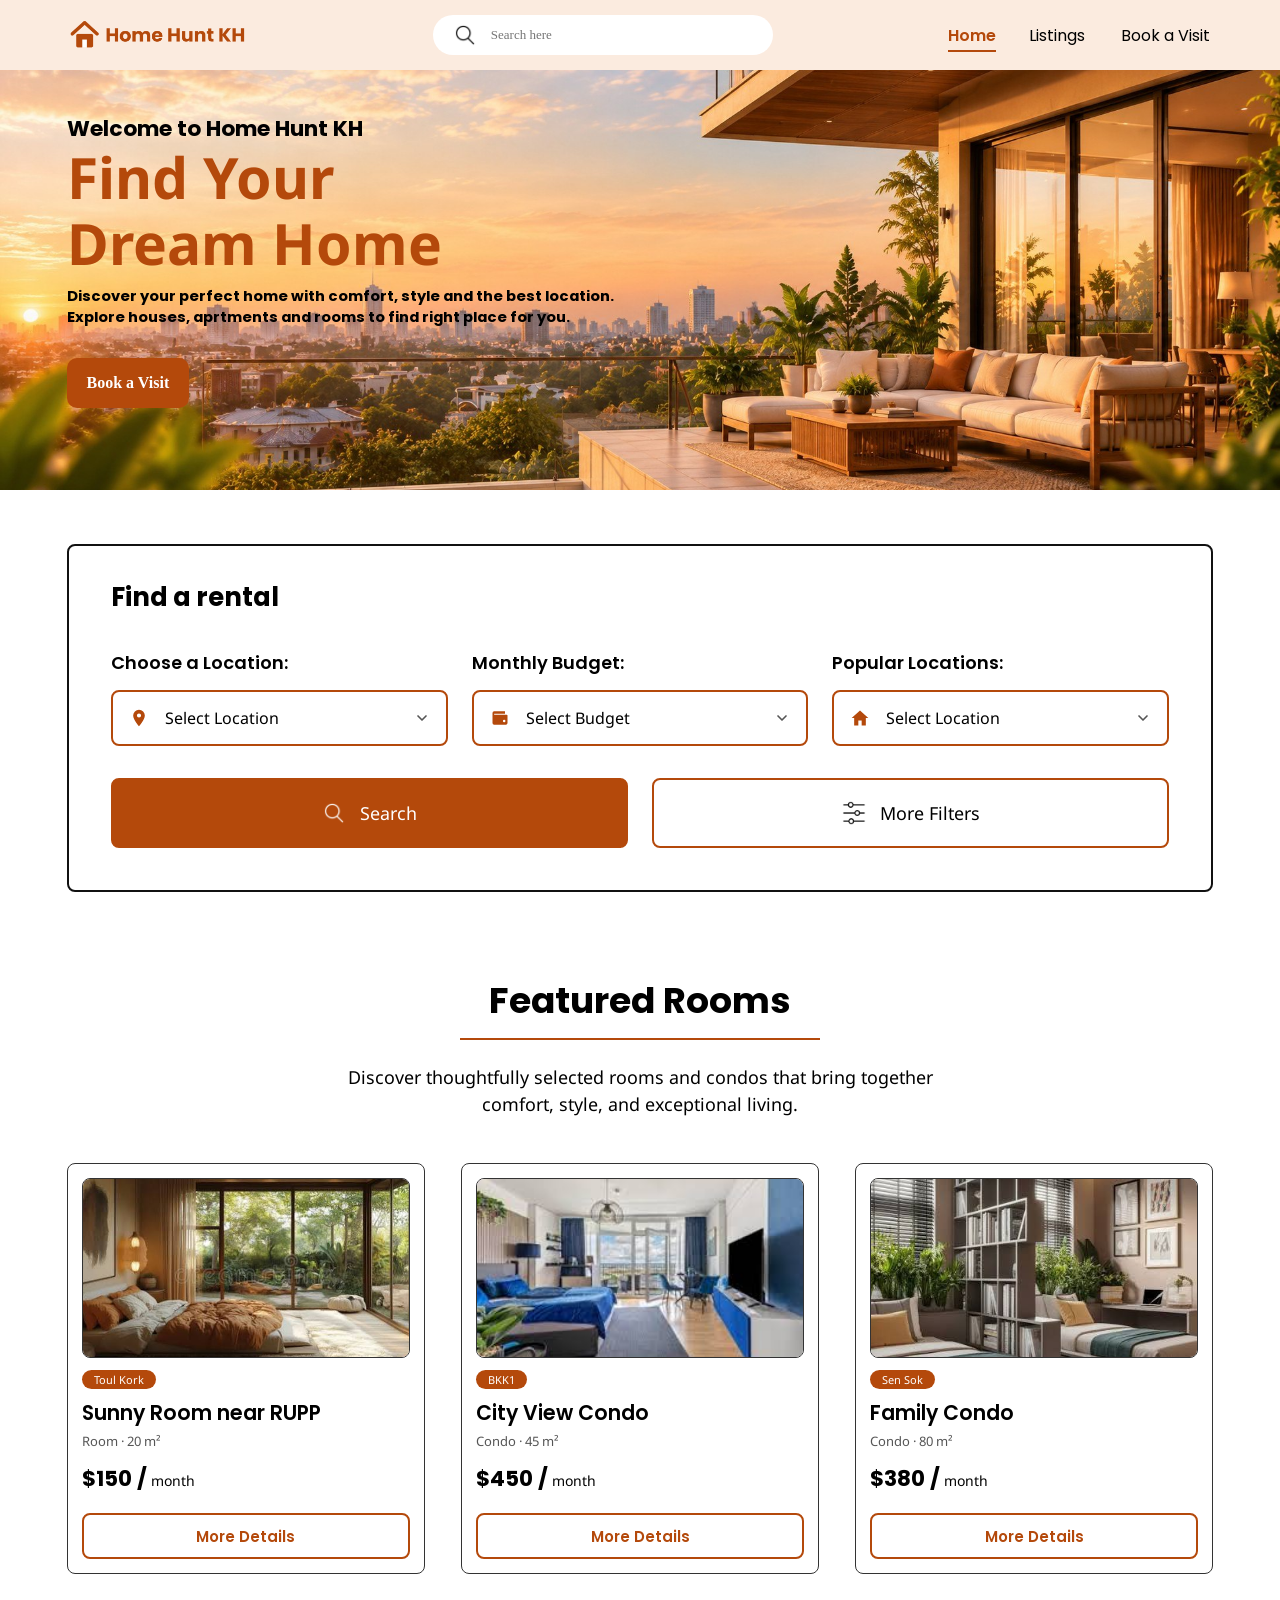
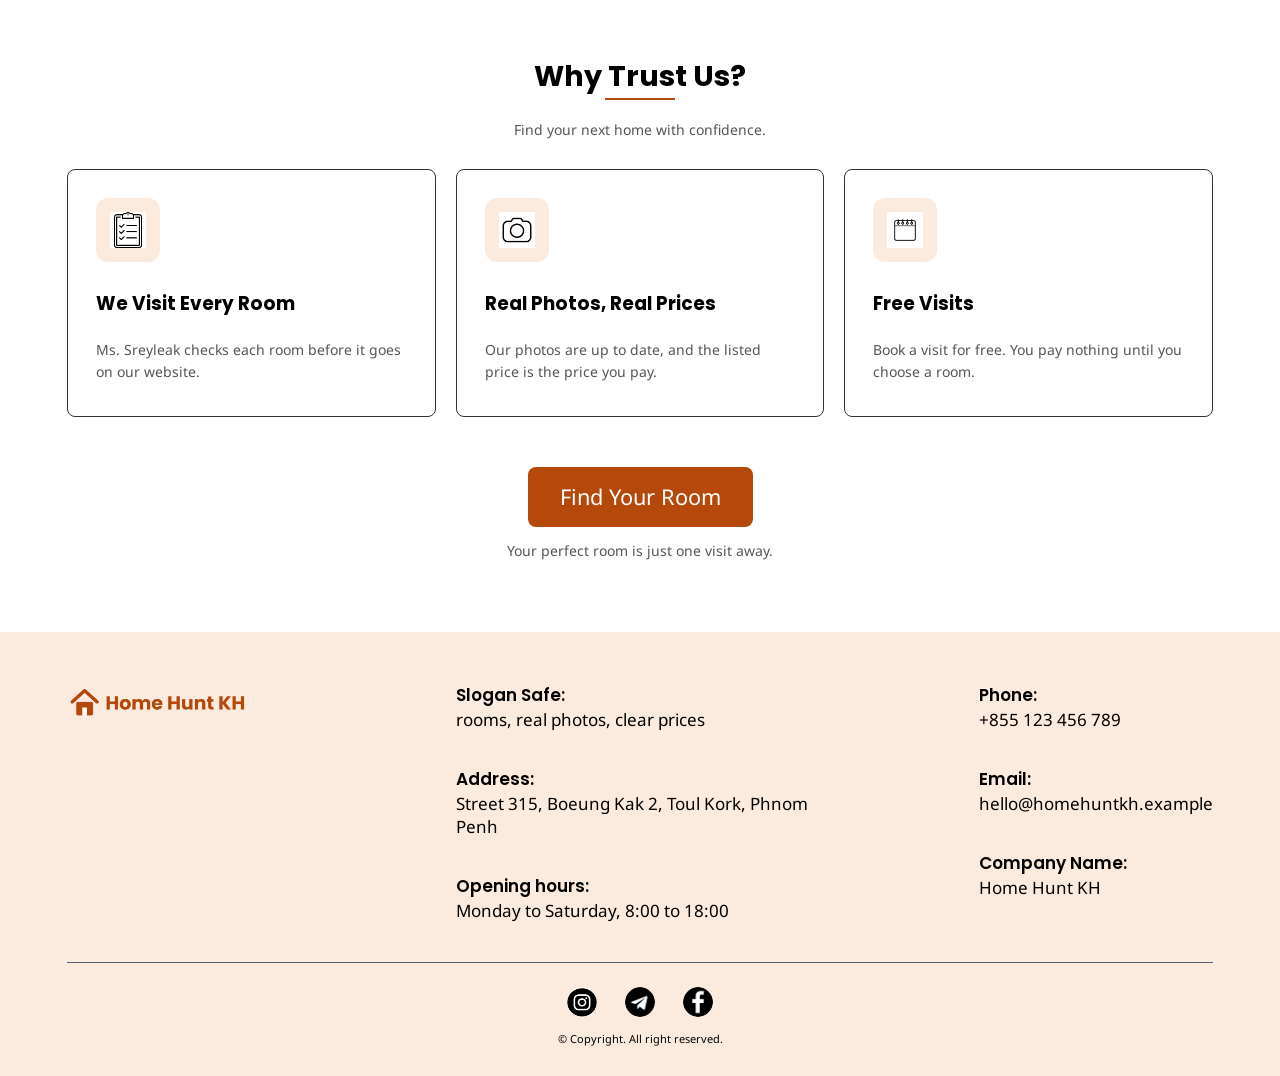
<file: index.html>
<!DOCTYPE html>
<html lang="en">
<head>
    <meta charset="UTF-8">
    <meta name="viewport" content="width=device-width, initial-scale=1.0">
    <title>Home Page</title>
    <link rel="stylesheet" href="style.css">
    <link rel="preconnect" href="https://fonts.googleapis.com">
    <link rel="preconnect" href="https://fonts.gstatic.com" crossorigin>
    <link href="https://fonts.googleapis.com/css2?family=Noto+Sans:wght@400;600&family=Poppins:wght@400;600;700&display=swap" rel="stylesheet">
    <link rel="icon" href="/image/icon.png">
    <script src="rooms.js" defer></script>
    <script src="main.js" defer></script>
    <script>
        document.addEventListener('DOMContentLoaded', function () {
            const links = document.querySelectorAll('.nav-bar-header a');
            const currentPage = window.location.pathname.split('/').pop() || 'index.html';

            function setActive(activeLink) {
                links.forEach(function (l) {
                    l.classList.remove('active');
                });
                activeLink.classList.add('active');
            }

            links.forEach(function (link) {
                // if the link goes to the page you are on, mark it active
                if (link.getAttribute('href') === currentPage) {
                    setActive(link);
                }

                // when you click a link, move the active style to it
                link.addEventListener('click', function () {
                    setActive(link);
                });
            });
        });
    </script>
</head>
<body>

    <!--Top of the website-->
    <header>
        <div class="container-header">

            <div class="logo-icon-header">
                <img src="/image/logo.png" alt="logo" style="width: 231px; height: 47px;">
            </div>
            
            <div class="search-header">
                <div class="icon-search">
                    <img src="/image/icon search.jpg" alt="icon">
                    <input type="text" placeholder="Search here">
                </div>
            </div>

            <div class="nav-bar-header">
                <a href="index.html" class="active" data-text="Home">Home</a>
                <a href="listing.html" data-text="Listings">Listings</a>
                <a href="booknow.html" data-text="Book a Visit">Book a Visit</a>
            </div>

        </div>
    </header>

    <!--Body of the website-->
    <main>
        <section>
            <div class="container-main">
                <div>
                    <span  class="t1">Welcome to Home Hunt KH</span>
                </div>
                <div>
                    <span  class="t2">Find Your</span>
                    <span  class="t-2">Dream Home</span>
                </div>
                <div class="box-text-main">
                    <span  class="t3">Discover your perfect home with comfort, style and the best location.
                    </span>
                    <span  class="t-3">Explore houses, aprtments and rooms to find right place for you.</span>
                </div>
                <div class="btn-main">
                    <button onclick="window.location.href='booknow.html'">Book a Visit</button>
                </div>
            </div>
        </section>

        <section>
            <div class="container-filter">
                <span>Find a rental</span>
                
                <div class="location-filter">
                    <label for="location">Choose a Location:</label>
                    <select id="location" name="location">
                        <option value="">Select Location</option>
                        <option value="phnom-penh">Phnom Penh</option>
                        <option value="battambang">Battambang</option>
                        <option value="siem-reap">Siem Reap</option>
                        <option value="kampot">Kampot</option>
                        <option value="kep">Kep</option>
                        <option value="preas-sihaknuk">Preas Sihaknuk</option>
                        <option value="koh-kong">Koh Kong</option>
                        <option value="mundulkiri">Mundulkiri</option>
                    </select>
                </div>
                <div class="monthly-filter">
                    <label for="budget">Monthly Budget:</label>

                    <select id="budget" name="budget">
                        <option value="">Select Budget</option>
                        <option value="49.99">$49.99 - $200</option>
                        <option value="200">$200 - $500</option>
                        <option value="500">$500 - $1,000</option>
                        <option value="1000">$1,000 - $1,500</option>
                        <option value="1500">$1,500 - $1,999</option>
                    </select>
                </div>
                <div class="located-filter">
                    <label for="location">Popular Locations:</label>

                    <select id="location" name="location">
                        <option value="">Select Location</option>
                        <option value="boeung-kak">Boeung Kak</option>
                        <option value="toul-kork">Toul Kork</option>
                        <option value="bkk1">BKK1</option>
                        <option value="russian-market">Russian Market</option>
                        <option value="sen-sok">Sen Sok</option>
                        <option value="chroy-changvar">Chroy Changvar</option>
                        <option value="tuol-tom-poung">Tuol Tom Poung</option>
                    </select>
                </div>

                <div class="search-main">
                    <img src="/image/icon search.jpg" alt="search" style="  width: 24px;
                    height: 24px;">
                    <a href="#">Search</a>
                </div>

                <div class="filter-more">
                    <img src="/image/filter.jpg" alt="more filters" style="  width: 24px;
                    height: 24px;">
                    <a href="more.html">More Filters</a>
                </div>
            </div>
        </section>

        <section>
            <div class="container-features">
                <div class="text-features">
                    <h3>Featured Rooms</h3>
                    <div class="line-feature"></div>
                    <p> 
                        Discover thoughtfully selected rooms and condos 
                        that bring together comfort, style, and exceptional living.
                    </p>
                </div>
                <div class="box1">
                    <img src="image/pic1.jpg" alt="Picture1" style="width: auto; height: 190px;">
                    <div class="tag1">
                        <p>Toul Kork</p>
                    </div>
                    <p>Sunny Room near RUPP</p>
                    <p>Room · 20 m²</p>
                    <span>$150 /</span><p>month</p>
                    <div class="button-box1">
                        <a href="pro1.html">More Details</a>
                    </div>
                </div>

                <div class="box2">
                    <img src="image/pic4.jpg" alt="Picture4">
                    <div class="tag2">
                        <p>BKK1</p>
                    </div>
                    <p>City View Condo</p>
                    <p>Condo · 45 m²</p>
                    <span>$450 /</span><p>month</p>
                    <div class="button-box1">
                        <a href="pro4.html">More Details</a>
                    </div>
                </div>

                <div class="box3">
                    <img src="/image/pic7.jpg" alt="Picture7">
                    <div class="tag3">
                        <p>Sen Sok</p>
                    </div>
                    <p>Family Condo</p>
                    <p>Condo · 80 m²</p>
                    <span>$380 /</span><p>month</p>
                    <div class="button-box1">
                        <a href="pro7.html">More Details</a>
                    </div>
                </div>
            </div>
        </section>

        <section>
            <div class="container-trust">
                <div class="text-trust">
                    <h3>Why Trust Us?</h3>
                    <div class="line-feature"></div>
                    <p> 
                        Find your next home with confidence.
                    </p>
                </div>
                <div class="con1">
                    <img src="/image/check.jpg" alt="Icon">
                    <span>We Visit Every Room</span>
                    <p>
                        Ms. Sreyleak checks each room
                        before it goes on our website.
                    </p>
                </div>

                <div class="con2">
                    <img src="/image/camera.jpg" alt="Icon">
                    <span> Real Photos, Real Prices</span>
                    <p>
                        Our photos are up to date, and
                        the listed price is the price you pay.
                    </p>
                </div>

                <div class="con3">
                    <img src="/image/calendar.jpg" alt="Icon">
                    <span>Free Visits</span>
                    <p>
                        Book a visit for free.
                        You pay nothing until you choose a room.
                    </p>
                </div>

                <div class="con-find">
                    <a href="listing.html">Find Your Room</a>
                    <p>Your perfect room is just one visit away.</p>
                </div>
            </div>
        </section>

    </main>

    <!--Footer of the website-->
     <footer>

        <div class="container-footer">
            <div class="logo-footer">
                <img src="/image/logo.png" alt="logo" style="width: 231px; height: 47px;">
            </div>

            <div class="text-left">
                <div>
                    <p>Slogan Safe:</p>
                    <p>rooms, real photos, clear prices</p>
                </div>

                <div>
                    <p>Address:</p>
                    <p>Street 315, Boeung Kak 2, Toul Kork, Phnom Penh</p>
                </div>

                <div>
                    <p>Opening hours:</p>
                    <p>Monday to Saturday, 8:00 to 18:00</p>
                </div>

            </div>

            <div class="text-right">
                <div>
                    <p>Phone:</p>
                    <p>+855 123 456 789</p>
                </div>
                <div>
                    <p>Email:</p>
                    <p>hello@homehuntkh.example</p>
                </div>

                <div>
                    <p>Company Name:</p>
                    <p>Home Hunt KH</p>
                </div>

            </div>

            <div class="line"></div>

            <div class="container-footer-social">
                <div><a href="#"><img src="/image/instagram.jpg" alt="instagram" style="width: 30px; height: 30px;"></a></div>
                <div><a href="#"><img src="/image/telegram.jpg"  alt="telegram" style="width: 30px; height: 30px;"></a></div>
                <div><a href="#"><img src="/image/facebook.jpg"  alt="facebook" style="width: 30px; height: 30px;"></a></div>
                <div>&copy; Copyright. All right reserved.</div>
            </div>
        </div>

     </footer>
</body>
</html>
</file>
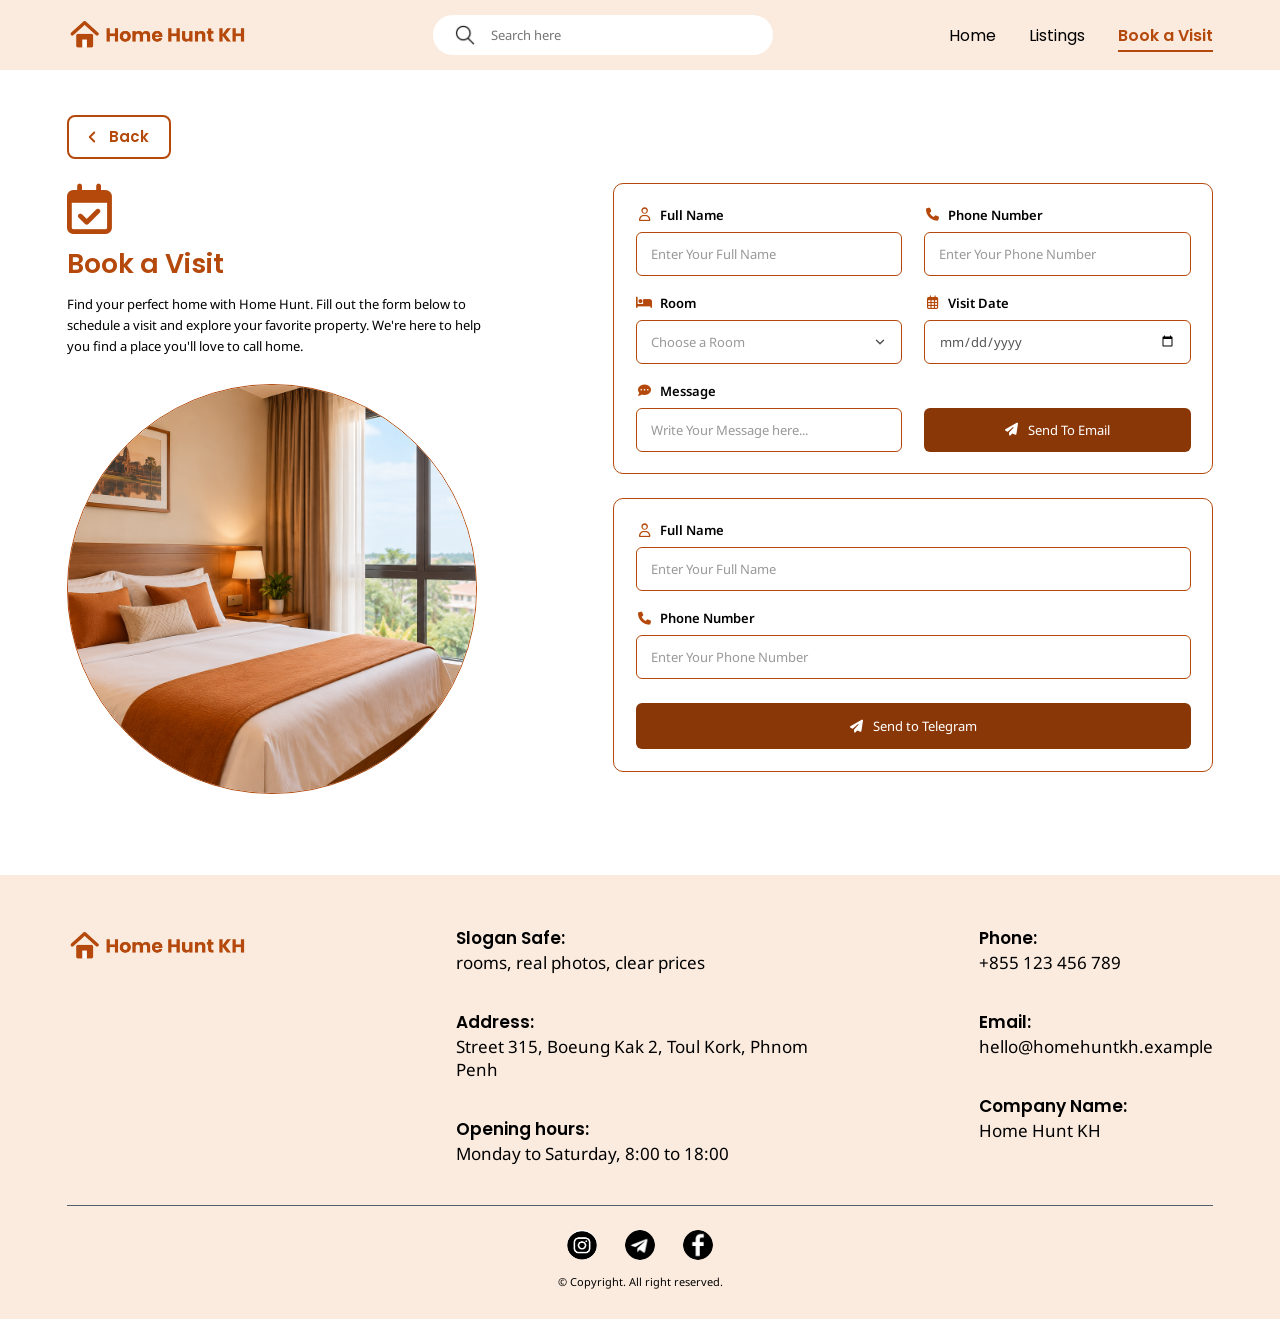
<file: booknow.html>
<!DOCTYPE html>
<html lang="en">
<head>
    <meta charset="UTF-8">
    <meta name="viewport" content="width=device-width, initial-scale=1.0">
    <title>Home Hunt KH - Book a Visit</title>
    <link rel="stylesheet" href="style-booknow.css">

    <!-- Font Awesome Icons -->
    <link rel="stylesheet"
          href="https://cdnjs.cloudflare.com/ajax/libs/font-awesome/6.5.2/css/all.min.css">
    <link rel="preconnect" href="https://fonts.googleapis.com">
    <link rel="preconnect" href="https://fonts.gstatic.com" crossorigin>
    <link href="https://fonts.googleapis.com/css2?family=Noto+Sans:wght@400;600&family=Poppins:wght@400;600;700&display=swap" rel="stylesheet">
    <link rel="icon" href="/image/icon.png">
    <script>
        document.addEventListener('DOMContentLoaded', function () {
            const links = document.querySelectorAll('.nav-bar-header a');
            const currentPage = window.location.pathname.split('/').pop() || 'index.html';

            function setActive(activeLink) {
                links.forEach(function (l) {
                    l.classList.remove('active');
                });
                activeLink.classList.add('active');
            }

            links.forEach(function (link) {
                // if the link goes to the page you are on, mark it active
                if (link.getAttribute('href') === currentPage) {
                    setActive(link);
                }

                // when you click a link, move the active style to it
                link.addEventListener('click', function () {
                    setActive(link);
                });
            });
        });
    </script>
</head>

<body>
        <header>
            <div class="container-header">

                <div class="logo-icon-header">
                    <img src="/image/logo.png" alt="logo" style="width: 231px; height: 47px;">
                </div>
                
                <div class="search-header">
                    <div class="icon-search">
                        <img src="/image/icon search.jpg" alt="icon">
                        <input type="text" placeholder="Search here">
                    </div>
                </div>

                <div class="nav-bar-header">
                    <a href="index.html" data-text="Home">Home</a>
                    <a href="listing.html" data-text="Listings">Listings</a>
                    <a href="booknow.html" class="active" data-text="Book a Visit">Book a Visit</a>
                </div>

            </div>
        </header>

    <main class="book-visit-container">

        <!-- Back button: goes to the page the visitor came from (falls back to Listings) -->
        <div class="back-bar">
            <a href="listing.html" class="back-button" onclick="if (history.length > 1) { history.back(); return false; }">
                <svg width="18" height="18" viewBox="0 0 24 24" fill="none" stroke="currentColor" stroke-width="2.5" stroke-linecap="round" stroke-linejoin="round" aria-hidden="true"><polyline points="15 18 9 12 15 6"/></svg>
                <span>Back</span>
            </a>
        </div>

        <!-- LEFT SECTION -->
        <section class="left-section">

            <div class="calendar-icon">
                <i class="fa-regular fa-calendar-check"></i>
            </div>

            <h1>Book a Visit</h1>

            <p class="description">
                Find your perfect home with Home Hunt. Fill out the form below
                to schedule a visit and explore your favorite property.
                We're here to help you find a place you'll love to call home.
            </p>

            <div class="bedroom-image">
                <img
                    src="Pictures/1225439f-7d22-47d1-ad67-9767f32e167a.png"
                    alt="Beautiful bedroom"
                >
            </div>

        </section>


        <!-- RIGHT SECTION -->
        <section class="right-section">

            <!-- EMAIL FORM -->
            <form class="form-card email-form">

                <div class="form-grid">

                    <!-- Full Name -->
                    <div class="form-group">
                        <label for="email-name">
                            <i class="fa-regular fa-user"></i>
                            Full Name
                        </label>

                        <input
                            type="text"
                            id="email-name"
                            name="name"
                            placeholder="Enter Your Full Name"
                            required
                        >
                    </div>


                    <!-- Phone Number -->
                    <div class="form-group">
                        <label for="email-phone">
                            <i class="fa-solid fa-phone"></i>
                            Phone Number
                        </label>

                        <input
                            type="tel"
                            id="email-phone"
                            name="phone"
                            placeholder="Enter Your Phone Number"
                            required
                        >
                    </div>


                    <!-- Room -->
                    <div class="form-group">
                        <label for="room">
                            <i class="fa-solid fa-bed"></i>
                            Room
                        </label>

                        <select id="room" name="room" required>
                            <option value="" selected disabled>
                                Choose a Room
                            </option>
                            <option value="single-room">Single Room</option>
                            <option value="double-room">Double Room</option>
                            <option value="apartment">Apartment</option>
                            <option value="villa">Villa</option>
                        </select>
                    </div>


                    <!-- Visit Date -->
                    <div class="form-group">
                        <label for="visit-date">
                            <i class="fa-regular fa-calendar-days"></i>
                            Visit Date
                        </label>

                        <input
                            type="date"
                            id="visit-date"
                            name="visit-date"
                            required
                        >
                    </div>


                    <!-- Message -->
                    <div class="form-group">
                        <label for="message">
                            <i class="fa-solid fa-comment-dots"></i>
                            Message
                        </label>

                        <input
                            type="text"
                            id="message"
                            name="message"
                            placeholder="Write Your Message here..."
                        >
                    </div>


                    <!-- Email Button -->
                    <div class="button-group">
                        <button type="button" class="send-button">
                            <i class="fa-solid fa-paper-plane"></i>
                            <span>Send To Email</span>
                        </button>
                    </div>

                </div>

            </form>


            <!-- TELEGRAM FORM -->
            <form class="form-card telegram-form">

                <!-- Full Name -->
                <div class="form-group">
                    <label for="telegram-name">
                        <i class="fa-regular fa-user"></i>
                        Full Name
                    </label>

                    <input
                        type="text"
                        id="telegram-name"
                        name="telegram-name"
                        placeholder="Enter Your Full Name"
                        required
                    >
                </div>


                <!-- Phone Number -->
                <div class="form-group">
                    <label for="telegram-phone">
                        <i class="fa-solid fa-phone"></i>
                        Phone Number
                    </label>

                    <input
                        type="tel"
                        id="telegram-phone"
                        name="telegram-phone"
                        placeholder="Enter Your Phone Number"
                        required
                    >
                </div>


                <!-- Telegram Button -->
                <button type="button" class="send-button telegram-button">
                    <i class="fa-solid fa-paper-plane"></i>
                    <span>Send to Telegram</span>
                </button>

            </form>

        </section>

    </main>
<footer>

        <div class="container-footer">
            <div class="logo-footer">
                <img src="/image/logo.png" alt="logo" style="width: 231px; height: 47px;">
            </div>

            <div class="text-left">
                <div>
                    <p>Slogan Safe:</p>
                    <p>rooms, real photos, clear prices</p>
                </div>

                <div>
                    <p>Address:</p>
                    <p>Street 315, Boeung Kak 2, Toul Kork, Phnom Penh</p>
                </div>

                <div>
                    <p>Opening hours:</p>
                    <p>Monday to Saturday, 8:00 to 18:00</p>
                </div>

            </div>

            <div class="text-right">
                <div>
                    <p>Phone:</p>
                    <p>+855 123 456 789</p>
                </div>
                <div>
                    <p>Email:</p>
                    <p>hello@homehuntkh.example</p>
                </div>

                <div>
                    <p>Company Name:</p>
                    <p>Home Hunt KH</p>
                </div>

            </div>

            <div class="line"></div>

            <div class="container-footer-social">
                <div><a href="#"><img src="/image/instagram.jpg" alt="instagram" style="width: 30px; height: 30px;"></a></div>
                <div><a href="#"><img src="/image/telegram.jpg"  alt="telegram" style="width: 30px; height: 30px;"></a></div>
                <div><a href="#"><img src="/image/facebook.jpg"  alt="facebook" style="width: 30px; height: 30px;"></a></div>
                <div>&copy; Copyright. All right reserved.</div>
            </div>
        </div>

     </footer>
</body>
</html>
</file>
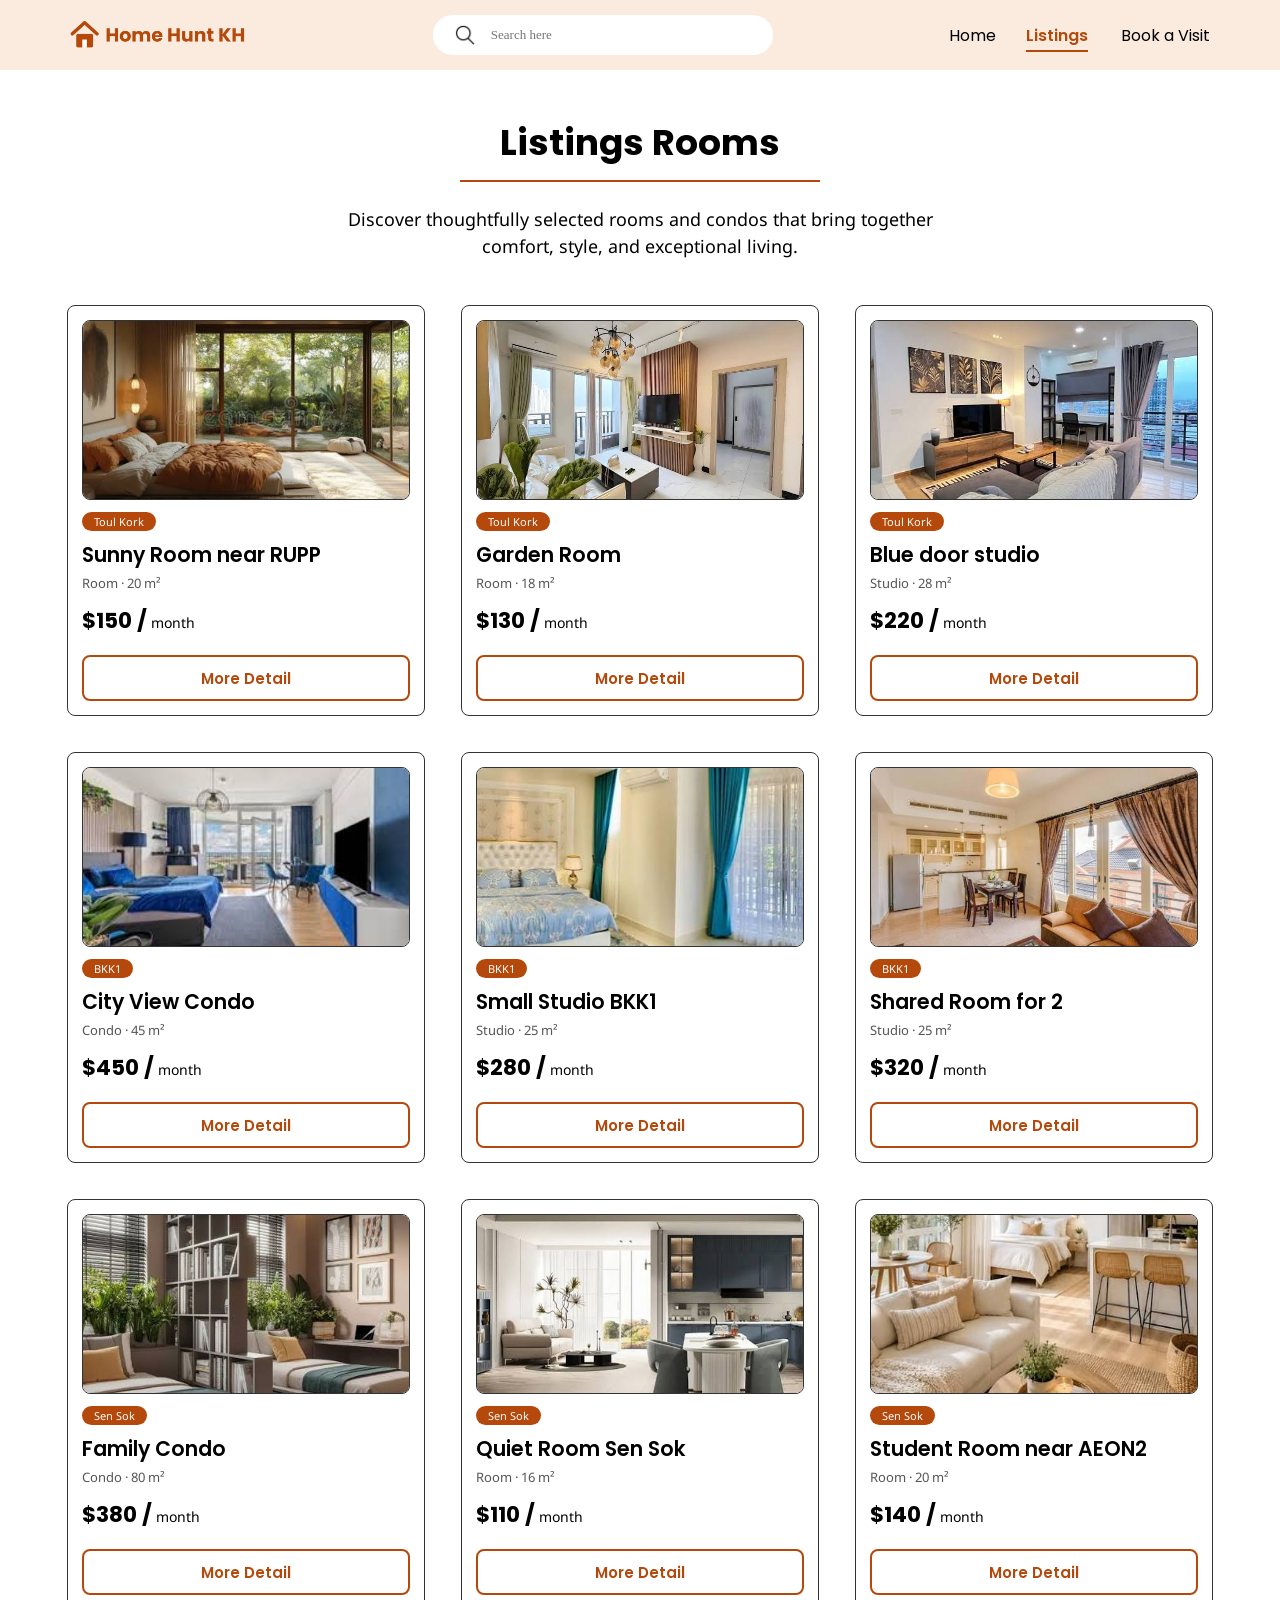
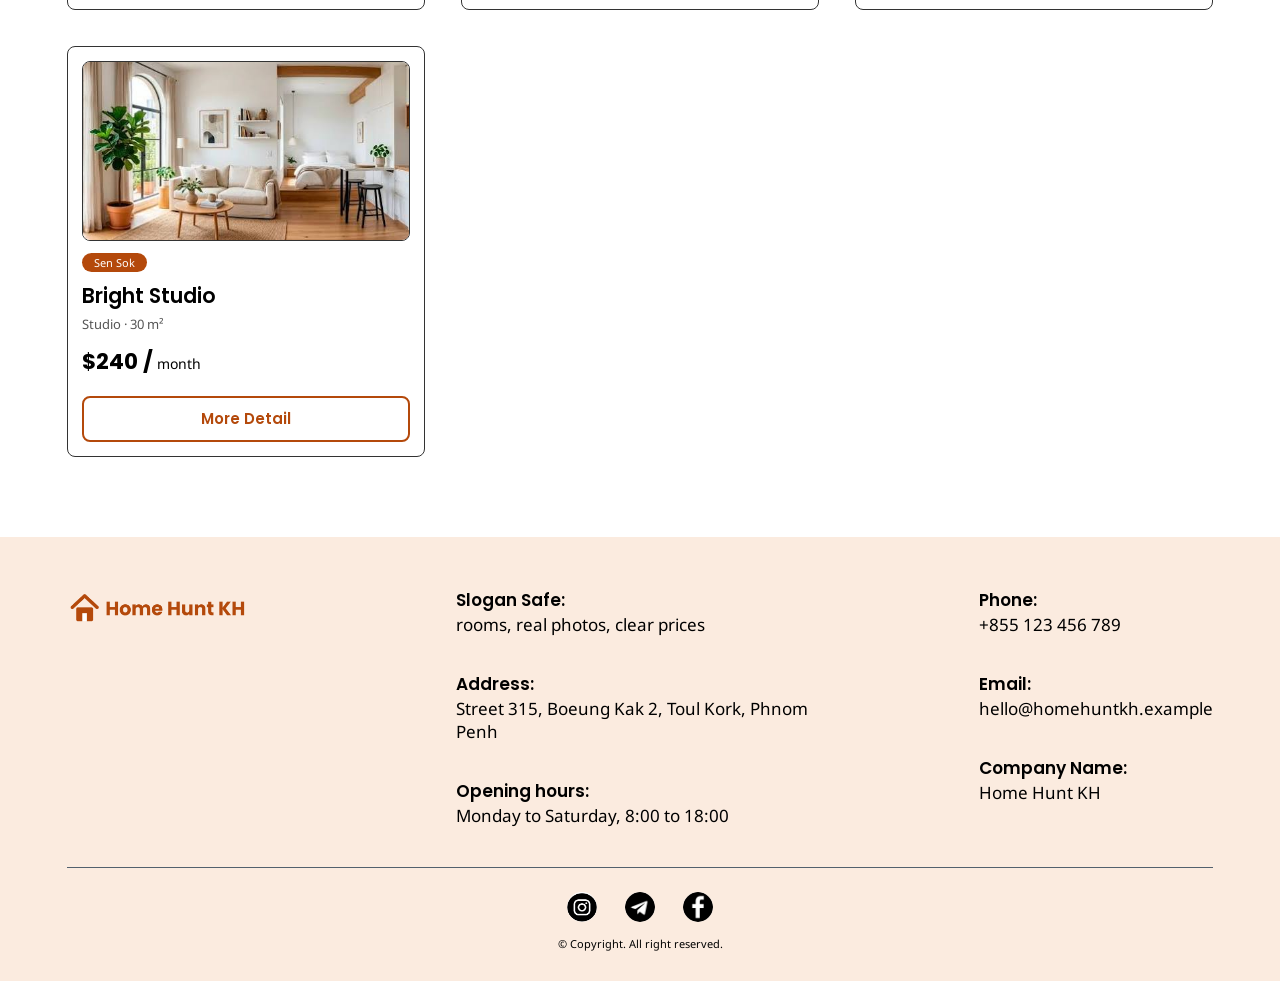
<file: listing.html>
<!DOCTYPE html>
<html lang="en">
<head>
    <meta charset="UTF-8">
    <meta name="viewport" content="width=device-width, initial-scale=1.0">
    <title>Listings</title>
    <link rel="stylesheet" href="listing.css">
    <link rel="preconnect" href="https://fonts.googleapis.com">
    <link rel="preconnect" href="https://fonts.gstatic.com" crossorigin>
    <link href="https://fonts.googleapis.com/css2?family=Noto+Sans:wght@400;600&family=Poppins:wght@400;600;700&display=swap" rel="stylesheet">
    <link rel="icon" href="/image/icon.png">
    <script src="rooms.js" defer></script>
    <script src="main.js" defer></script>
        <script>
        document.addEventListener('DOMContentLoaded', function () {
            const links = document.querySelectorAll('.nav-bar-header a');
            const currentPage = window.location.pathname.split('/').pop() || 'index.html';

            function setActive(activeLink) {
                links.forEach(function (l) {
                    l.classList.remove('active');
                });
                activeLink.classList.add('active');
            }

            links.forEach(function (link) {
                // if the link goes to the page you are on, mark it active
                if (link.getAttribute('href') === currentPage) {
                    setActive(link);
                }

                // when you click a link, move the active style to it
                link.addEventListener('click', function () {
                    setActive(link);
                });
            });
        });
    </script>
</head>
<body>
    <!--Top of the website-->
    <header>
        <div class="container-header">

            <div class="logo-icon-header">
                <img src="/image/logo.png" alt="logo" style="width: 231px; height: 47px;">
            </div>
            
            <div class="search-header">
                <div class="icon-search">
                    <img src="/image/icon search.jpg" alt="icon">
                    <input type="text" placeholder="Search here">
                </div>
            </div>

            <div class="nav-bar-header">
                <a href="index.html" data-text="Home">Home</a>
                <a href="listing.html" class="active" data-text="Listings">Listings</a>
                <a href="booknow.html" data-text="Book a Visit">Book a Visit</a>
            </div>

        </div>
    </header>

    <main>
     <section>
    <div class="container-features">

        <div class="text-features">
            <h3>Listings Rooms</h3>
            <div class="line-feature"></div>
            <p>
                Discover thoughtfully selected rooms and condos
                that bring together comfort, style, and exceptional living.
            </p>
        </div>

        <div class="room-card">
            <img src="image/pic1.jpg" alt="Sunny Room near RUPP">
            <span class="room-tag">Toul Kork</span>
            <h4 class="room-title">Sunny Room near RUPP</h4>
            <p class="room-info">Room · 20 m²</p>
            <p class="room-price"><strong>$150 /</strong> <span>month</span></p>
            <a href="pro1.html" class="room-btn">More Detail</a>
        </div>

        <div class="room-card">
            <img src="image/pic2.jpg" alt="Garden Room">
            <span class="room-tag">Toul Kork</span>
            <h4 class="room-title">Garden Room</h4>
            <p class="room-info">Room · 18 m²</p>
            <p class="room-price"><strong>$130 /</strong> <span>month</span></p>
            <a href="pro2.html" class="room-btn">More Detail</a>
        </div>

        <div class="room-card">
            <img src="image/pic3.jpg" alt="Blue door studio">
            <span class="room-tag">Toul Kork</span>
            <h4 class="room-title">Blue door studio</h4>
            <p class="room-info">Studio · 28 m²</p>
            <p class="room-price"><strong>$220 /</strong> <span>month</span></p>
            <a href="pro3.html" class="room-btn">More Detail</a>
        </div>

        <div class="room-card">
            <img src="image/pic4.jpg" alt="City View Condo">
            <span class="room-tag">BKK1</span>
            <h4 class="room-title">City View Condo</h4>
            <p class="room-info">Condo · 45 m²</p>
            <p class="room-price"><strong>$450 /</strong> <span>month</span></p>
            <a href="pro4.html" class="room-btn">More Detail</a>
        </div>

        <div class="room-card">
            <img src="image/pic5.jpg" alt="Small Studio BKK1">
            <span class="room-tag">BKK1</span>
            <h4 class="room-title">Small Studio BKK1</h4>
            <p class="room-info">Studio · 25 m²</p>
            <p class="room-price"><strong>$280 /</strong> <span>month</span></p>
            <a href="pro5.html" class="room-btn">More Detail</a>
        </div>

        <div class="room-card">
            <img src="image/pic6.jpg" alt="Shared Room for 2">
            <span class="room-tag">BKK1</span>
            <h4 class="room-title">Shared Room for 2</h4>
            <p class="room-info">Studio · 25 m²</p>
            <p class="room-price"><strong>$320 /</strong> <span>month</span></p>
            <a href="pro6.html" class="room-btn">More Detail</a>
        </div>

        <div class="room-card">
            <img src="image/pic7.jpg" alt="Family Condo">
            <span class="room-tag">Sen Sok</span>
            <h4 class="room-title">Family Condo</h4>
            <p class="room-info">Condo · 80 m²</p>
            <p class="room-price"><strong>$380 /</strong> <span>month</span></p>
            <a href="pro7.html" class="room-btn">More Detail</a>
        </div>

        <div class="room-card">
            <img src="image/pic8.jpg" alt="Quiet Room Sen Sok">
            <span class="room-tag">Sen Sok</span>
            <h4 class="room-title">Quiet Room Sen Sok</h4>
            <p class="room-info">Room · 16 m²</p>
            <p class="room-price"><strong>$110 /</strong> <span>month</span></p>
            <a href="pro8.html" class="room-btn">More Detail</a>
        </div>

        <div class="room-card">
            <img src="image/pic9.jpg" alt="Student Room near AEON2">
            <span class="room-tag">Sen Sok</span>
            <h4 class="room-title">Student Room near AEON2</h4>
            <p class="room-info">Room · 20 m²</p>
            <p class="room-price"><strong>$140 /</strong> <span>month</span></p>
            <a href="pro9.html" class="room-btn">More Detail</a>
        </div>

        <div class="room-card">
            <img src="image/pic10.jpg" alt="Bright Studio">
            <span class="room-tag">Sen Sok</span>
            <h4 class="room-title">Bright Studio</h4>
            <p class="room-info">Studio · 30 m²</p>
            <p class="room-price"><strong>$240 /</strong> <span>month</span></p>
            <a href="pro10.html" class="room-btn">More Detail</a>
        </div>
    </div>
</section>
    </main>

    <!--Footer of the website-->
     <footer>

        <div class="container-footer">
            <div class="logo-footer">
                <img src="/image/logo.png" alt="logo" style="width: 231px; height: 47px;">
            </div>

            <div class="text-left">
                <div>
                    <p>Slogan Safe:</p>
                    <p>rooms, real photos, clear prices</p>
                </div>

                <div>
                    <p>Address:</p>
                    <p>Street 315, Boeung Kak 2, Toul Kork, Phnom Penh</p>
                </div>

                <div>
                    <p>Opening hours:</p>
                    <p>Monday to Saturday, 8:00 to 18:00</p>
                </div>

            </div>

            <div class="text-right">
                <div>
                    <p>Phone:</p>
                    <p>+855 123 456 789</p>
                </div>
                <div>
                    <p>Email:</p>
                    <p>hello@homehuntkh.example</p>
                </div>

                <div>
                    <p>Company Name:</p>
                    <p>Home Hunt KH</p>
                </div>

            </div>

            <div class="line"></div>

            <div class="container-footer-social">
                <div><a href="#"><img src="/image/instagram.jpg" alt="instagram" style="width: 30px; height: 30px;"></a></div>
                <div><a href="#"><img src="/image/telegram.jpg"  alt="telegram" style="width: 30px; height: 30px;"></a></div>
                <div><a href="#"><img src="/image/facebook.jpg"  alt="facebook" style="width: 30px; height: 30px;"></a></div>
                <div>&copy; Copyright. All right reserved.</div>
            </div>
        </div>

     </footer>
</body>
</html>
</file>
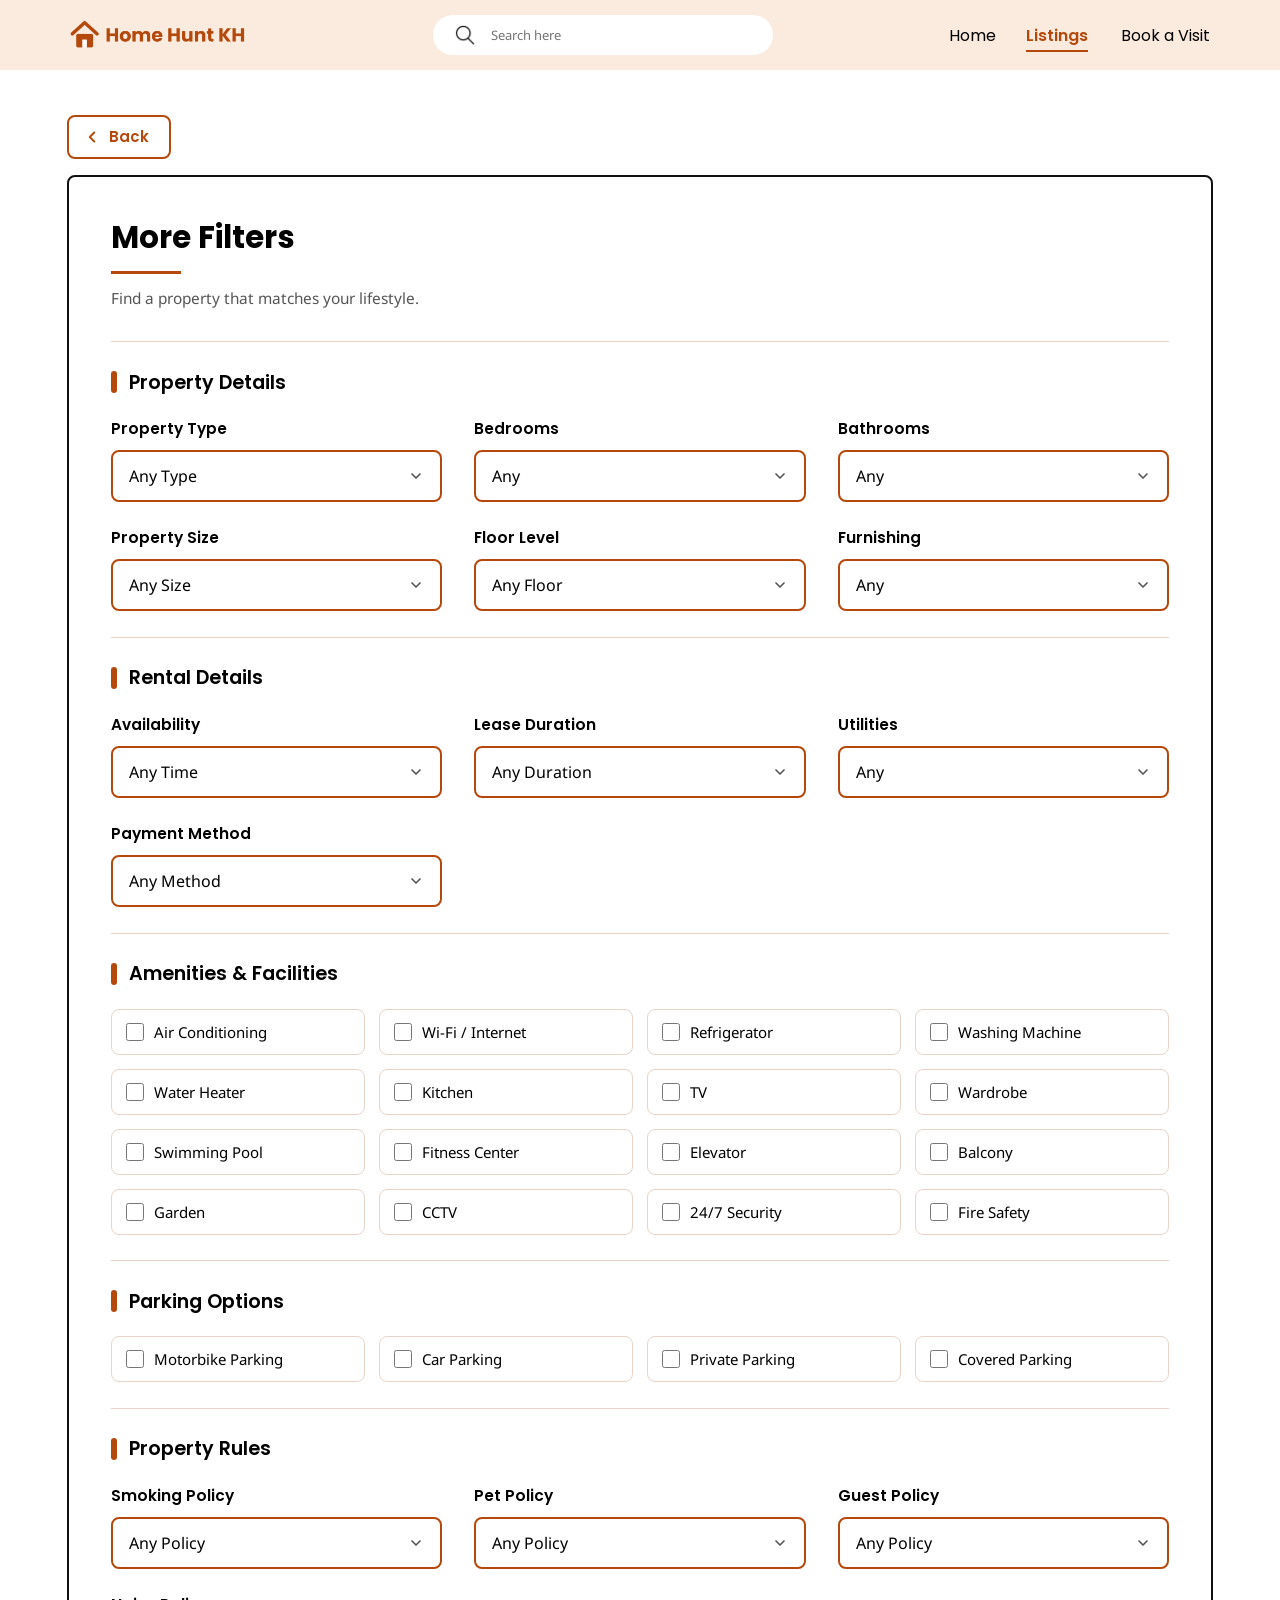
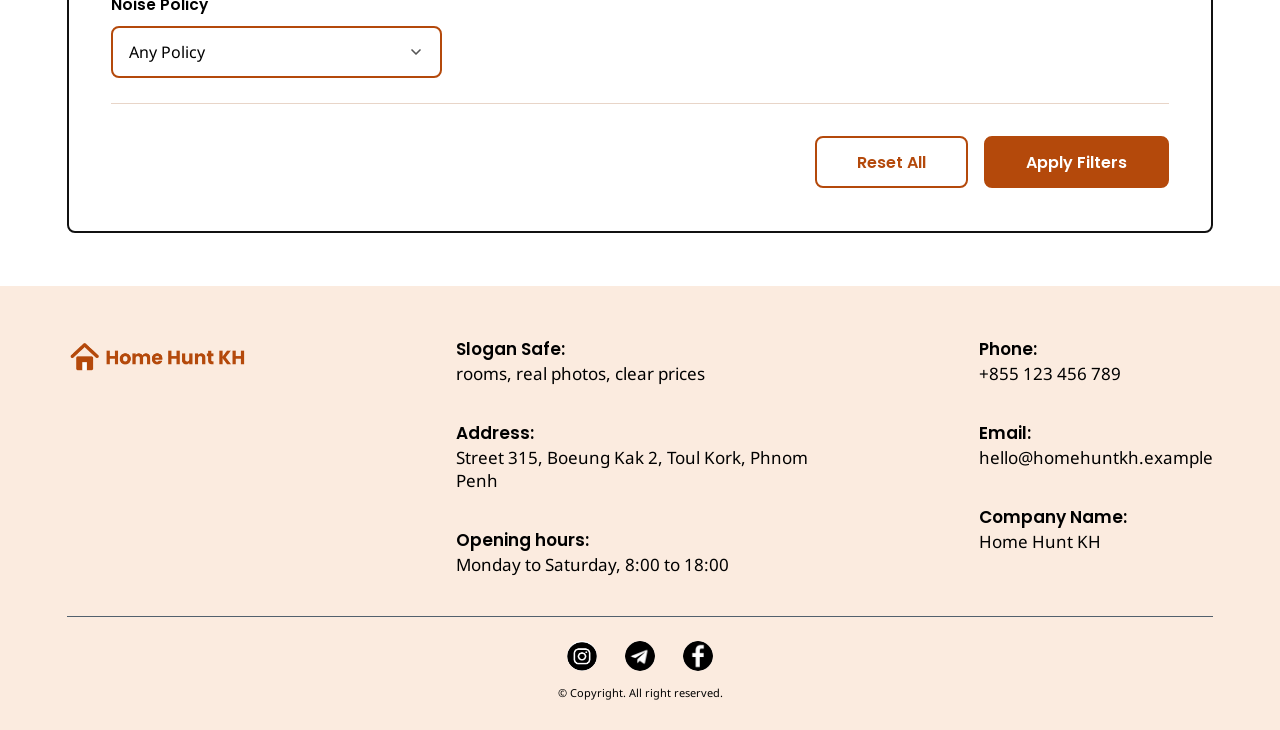
<file: more.html>
<!DOCTYPE html>
<html lang="en">
<head>
    <meta charset="UTF-8">
    <meta name="viewport" content="width=device-width, initial-scale=1.0">
    <title>More Filters</title>
    <link rel="stylesheet" href="more.css">
    <link rel="icon" href="/image/icon.png">
     <script>
        document.addEventListener('DOMContentLoaded', function () {
            const links = document.querySelectorAll('.nav-bar-header a');
            const currentPage = window.location.pathname.split('/').pop() || 'index.html';

            function setActive(activeLink) {
                links.forEach(function (l) {
                    l.classList.remove('active');
                });
                activeLink.classList.add('active');
            }

            links.forEach(function (link) {
                // if the link goes to the page you are on, mark it active
                if (link.getAttribute('href') === currentPage) {
                    setActive(link);
                }

                // when you click a link, move the active style to it
                link.addEventListener('click', function () {
                    setActive(link);
                });
            });
        });
    </script>
</head>
<body>
    <header>
    <div class="container-header">

        <div class="logo-icon-header">
            <img src="/image/logo.png" alt="logo" style="width: 231px; height: 47px;">
        </div>

        <div class="search-header">
            <div class="icon-search">
                <img src="/image/icon search.jpg" alt="icon">
                <input type="text" placeholder="Search here">
            </div>
        </div>

        <div class="nav-bar-header">
            <a href="index.html" data-text="Home">Home</a>
            <a href="listing.html" class="active" data-text="Listings">Listings</a>
            <a href="booknow.html" data-text="Book a Visit">Book a Visit</a>
        </div>

    </div>
</header>
    <main>

<!-- Back button: goes to the page the visitor came from (falls back to Listings) -->
<div class="back-bar">
    <a href="listing.html" class="back-button" onclick="if (history.length > 1) { history.back(); return false; }">
        <svg width="18" height="18" viewBox="0 0 24 24" fill="none" stroke="currentColor" stroke-width="2.5" stroke-linecap="round" stroke-linejoin="round" aria-hidden="true"><polyline points="15 18 9 12 15 6"/></svg>
        <span>Back</span>
    </a>
</div>

<div class="more-filters">

    <div class="filter-header">
        <h2>More Filters</h2>
        <p>Find a property that matches your lifestyle.</p>
    </div>

    <!-- PROPERTY DETAILS -->
    <div class="filter-section">
        <h3>Property Details</h3>

        <div class="filter-grid">

            <div class="filter-group">
                <label>Property Type</label>
                <select>
                    <option>Any Type</option>
                    <option>Room</option>
                    <option>Apartment</option>
                    <option>Condo</option>
                    <option>House</option>
                    <option>Villa</option>
                    <option>Studio</option>
                </select>
            </div>

            <div class="filter-group">
                <label>Bedrooms</label>
                <select>
                    <option>Any</option>
                    <option>Studio</option>
                    <option>1 Bedroom</option>
                    <option>2 Bedrooms</option>
                    <option>3 Bedrooms</option>
                    <option>4 Bedrooms</option>
                    <option>5+ Bedrooms</option>
                </select>
            </div>

            <div class="filter-group">
                <label>Bathrooms</label>
                <select>
                    <option>Any</option>
                    <option>1 Bathroom</option>
                    <option>2 Bathrooms</option>
                    <option>3 Bathrooms</option>
                    <option>4+ Bathrooms</option>
                </select>
            </div>

            <div class="filter-group">
                <label>Property Size</label>
                <select>
                    <option>Any Size</option>
                    <option>Under 20 m²</option>
                    <option>20 - 40 m²</option>
                    <option>40 - 60 m²</option>
                    <option>60 - 100 m²</option>
                    <option>100 - 150 m²</option>
                    <option>150+ m²</option>
                </select>
            </div>

            <div class="filter-group">
                <label>Floor Level</label>
                <select>
                    <option>Any Floor</option>
                    <option>Ground Floor</option>
                    <option>1st - 3rd Floor</option>
                    <option>4th - 6th Floor</option>
                    <option>7th - 10th Floor</option>
                    <option>Above 10th Floor</option>
                </select>
            </div>

            <div class="filter-group">
                <label>Furnishing</label>
                <select>
                    <option>Any</option>
                    <option>Fully Furnished</option>
                    <option>Semi-Furnished</option>
                    <option>Unfurnished</option>
                </select>
            </div>

        </div>
    </div>

    <!-- RENTAL DETAILS -->
    <div class="filter-section">
        <h3>Rental Details</h3>

        <div class="filter-grid">

            <div class="filter-group">
                <label>Availability</label>
                <select>
                    <option>Any Time</option>
                    <option>Available Now</option>
                    <option>Available This Week</option>
                    <option>Available This Month</option>
                    <option>Coming Soon</option>
                </select>
            </div>

            <div class="filter-group">
                <label>Lease Duration</label>
                <select>
                    <option>Any Duration</option>
                    <option>Short Term</option>
                    <option>3 - 6 Months</option>
                    <option>6 - 12 Months</option>
                    <option>12+ Months</option>
                </select>
            </div>

            <div class="filter-group">
                <label>Utilities</label>
                <select>
                    <option>Any</option>
                    <option>Utilities Included</option>
                    <option>Electricity Included</option>
                    <option>Water Included</option>
                    <option>All Utilities Excluded</option>
                </select>
            </div>

            <div class="filter-group">
                <label>Payment Method</label>
                <select>
                    <option>Any Method</option>
                    <option>Monthly Payment</option>
                    <option>Quarterly Payment</option>
                    <option>Yearly Payment</option>
                </select>
            </div>

        </div>
    </div>

    <!-- AMENITIES -->
    <div class="filter-section">
        <h3>Amenities & Facilities</h3>

        <div class="amenities-grid">

            <label><input type="checkbox"> Air Conditioning</label>
            <label><input type="checkbox"> Wi-Fi / Internet</label>
            <label><input type="checkbox"> Refrigerator</label>
            <label><input type="checkbox"> Washing Machine</label>
            <label><input type="checkbox"> Water Heater</label>
            <label><input type="checkbox"> Kitchen</label>
            <label><input type="checkbox"> TV</label>
            <label><input type="checkbox"> Wardrobe</label>
            <label><input type="checkbox"> Swimming Pool</label>
            <label><input type="checkbox"> Fitness Center</label>
            <label><input type="checkbox"> Elevator</label>
            <label><input type="checkbox"> Balcony</label>
            <label><input type="checkbox"> Garden</label>
            <label><input type="checkbox"> CCTV</label>
            <label><input type="checkbox"> 24/7 Security</label>
            <label><input type="checkbox"> Fire Safety</label>

        </div>
    </div>

    <!-- PARKING -->
    <div class="filter-section">
        <h3>Parking Options</h3>

        <div class="amenities-grid">
            <label><input type="checkbox"> Motorbike Parking</label>
            <label><input type="checkbox"> Car Parking</label>
            <label><input type="checkbox"> Private Parking</label>
            <label><input type="checkbox"> Covered Parking</label>
        </div>
    </div>

    <!-- PROPERTY RULES -->
    <div class="filter-section">
        <h3>Property Rules</h3>

        <div class="filter-grid">

            <div class="filter-group">
                <label>Smoking Policy</label>
                <select>
                    <option>Any Policy</option>
                    <option>No Smoking</option>
                    <option>Smoking Allowed</option>
                    <option>Outdoor Smoking Only</option>
                </select>
            </div>

            <div class="filter-group">
                <label>Pet Policy</label>
                <select>
                    <option>Any Policy</option>
                    <option>Pets Allowed</option>
                    <option>No Pets Allowed</option>
                    <option>Small Pets Only</option>
                </select>
            </div>

            <div class="filter-group">
                <label>Guest Policy</label>
                <select>
                    <option>Any Policy</option>
                    <option>Guests Allowed</option>
                    <option>Limited Guests</option>
                    <option>No Overnight Guests</option>
                </select>
            </div>

            <div class="filter-group">
                <label>Noise Policy</label>
                <select>
                    <option>Any Policy</option>
                    <option>Quiet Environment</option>
                    <option>Quiet After 10 PM</option>
                    <option>Flexible Rules</option>
                </select>
            </div>

        </div>
    </div>

    <!-- BUTTONS -->
    <div class="filter-buttons">
        <button type="reset" class="reset-btn">
            Reset All
        </button>

        <button type="submit" class="apply-btn">
            Apply Filters
        </button>
    </div>

</div>

    </main>
    <footer>

    <div class="container-footer">
        <div class="logo-footer">
            <img src="/image/logo.png" alt="logo" style="width: 231px; height: 47px;">
        </div>

        <div class="text-left">
            <div>
                <p>Slogan Safe:</p>
                <p>rooms, real photos, clear prices</p>
            </div>

            <div>
                <p>Address:</p>
                <p>Street 315, Boeung Kak 2, Toul Kork, Phnom Penh</p>
            </div>

            <div>
                <p>Opening hours:</p>
                <p>Monday to Saturday, 8:00 to 18:00</p>
            </div>

        </div>

        <div class="text-right">
            <div>
                <p>Phone:</p>
                <p>+855 123 456 789</p>
            </div>
            <div>
                <p>Email:</p>
                <p>hello@homehuntkh.example</p>
            </div>

            <div>
                <p>Company Name:</p>
                <p>Home Hunt KH</p>
            </div>

        </div>

        <div class="line"></div>

        <div class="container-footer-social">
            <div><a href="#"><img src="/image/instagram.jpg" alt="instagram" style="width: 30px; height: 30px;"></a></div>
            <div><a href="#"><img src="/image/telegram.jpg"  alt="telegram" style="width: 30px; height: 30px;"></a></div>
            <div><a href="#"><img src="/image/facebook.jpg"  alt="facebook" style="width: 30px; height: 30px;"></a></div>
            <div>&copy; Copyright. All right reserved.</div>
        </div>
    </div>

</footer>
</body>
</html>
</file>
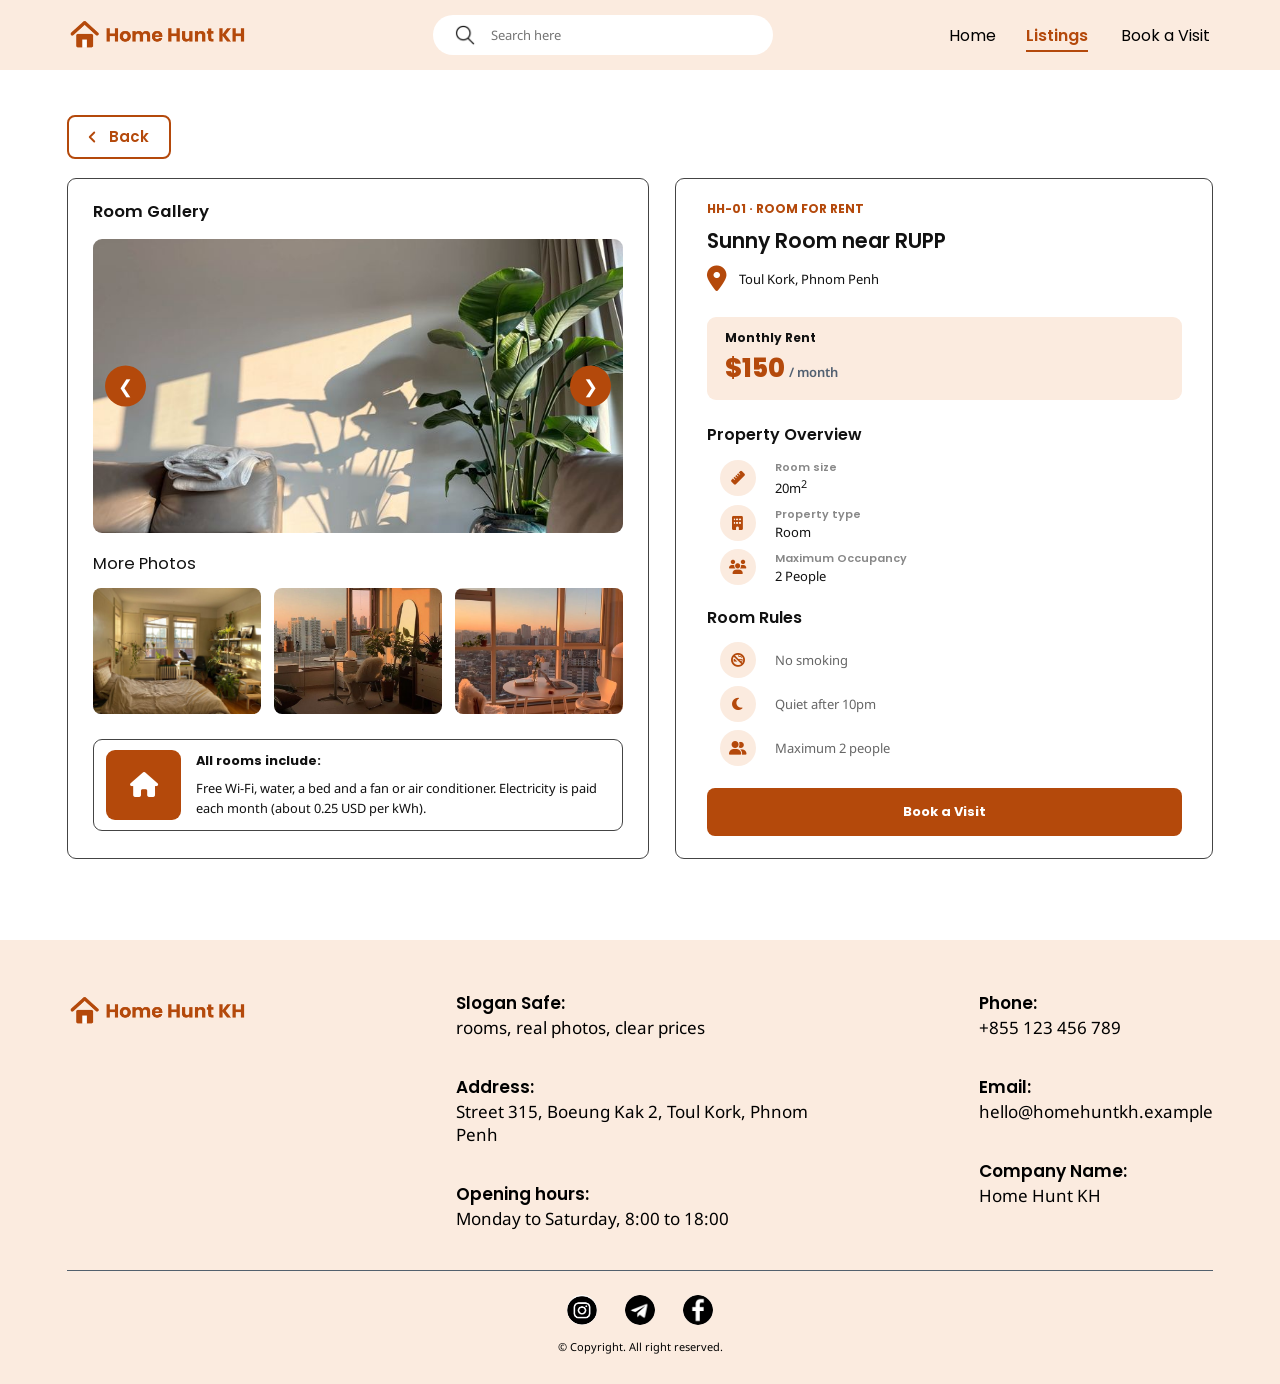
<file: pro1.html>
<!DOCTYPE html>
<html lang="en">
<head>

    <meta charset="UTF-8">
    <meta name="viewport" content="width=device-width, initial-scale=1.0">

    <title>Sunny Room near RUPP</title>

    <!-- CSS -->
    <link rel="stylesheet" href="/pro-style.css">

    <!-- Font Awesome Icons -->
    <link rel="stylesheet"
          href="https://cdnjs.cloudflare.com/ajax/libs/font-awesome/6.5.1/css/all.min.css">

    <!-- Google Fonts -->
    <link href="https://fonts.googleapis.com/css2?family=Poppins:wght@400;500;600;700;800&display=swap"
          rel="stylesheet">
    <link rel="icon" href="/Picture/">
    <link rel="preconnect" href="https://fonts.googleapis.com">
    <link rel="preconnect" href="https://fonts.gstatic.com" crossorigin>
    <link href="https://fonts.googleapis.com/css2?family=Noto+Sans:wght@400;600&family=Poppins:wght@400;600;700&display=swap" rel="stylesheet">
    <link rel="icon" href="/image/icon.png">
        <script>
        document.addEventListener('DOMContentLoaded', function () {
            const links = document.querySelectorAll('.nav-bar-header a');
            const currentPage = window.location.pathname.split('/').pop() || 'index.html';

            function setActive(activeLink) {
                links.forEach(function (l) {
                    l.classList.remove('active');
                });
                activeLink.classList.add('active');
            }

            links.forEach(function (link) {
                // if the link goes to the page you are on, mark it active
                if (link.getAttribute('href') === currentPage) {
                    setActive(link);
                }

                // when you click a link, move the active style to it
                link.addEventListener('click', function () {
                    setActive(link);
                });
            });
        });
    </script>
</head>

<body>

    <!--Top of the website-->
    <header>
        <div class="container-header">

            <div class="logo-icon-header">
                <img src="/image/logo.png" alt="logo" style="width: 231px; height: 47px;">
            </div>
            
            <div class="search-header">
                <div class="icon-search">
                    <img src="/image/icon search.jpg" alt="icon">
                    <input type="text" placeholder="Search here">
                </div>
            </div>

            <div class="nav-bar-header">
                <a href="index.html" data-text="Home">Home</a>
                <a href="listing.html" class="active" data-text="Listings">Listings</a>
                <a href="booknow.html" data-text="Book a Visit">Book a Visit</a>
            </div>

        </div>
    </header>

    <!-- PROPERTY DETAILS -->
    <main class="container">

        <!-- Back button: goes to the page the visitor came from (falls back to Listings) -->
        <div class="back-bar">
            <a href="listing.html" class="back-button" onclick="if (history.length > 1) { history.back(); return false; }">
                <svg width="18" height="18" viewBox="0 0 24 24" fill="none" stroke="currentColor" stroke-width="2.5" stroke-linecap="round" stroke-linejoin="round" aria-hidden="true"><polyline points="15 18 9 12 15 6"/></svg>
                <span>Back</span>
            </a>
        </div>

        <!-- LEFT SIDE: ROOM GALLERY -->
        
        <div class="gallery">
            <h3>Room Gallery</h3>

            <!-- Radio buttons -->
            <input type="radio" name="room" id="room1" checked>
            <input type="radio" name="room" id="room2">
            <input type="radio" name="room" id="room3">
            <input type="radio" name="room" id="room4">

        <div class="slider">

        <!-- Image 1 -->  
        <div class="slide slide1">
            <img src="/Images/sunny1.jpeg" alt="Room 1">

            <label for="room4" class="arrow prev">❮</label>
            <label for="room2" class="arrow next">❯</label>
        </div>

        <!-- Image 2 -->
        <div class="slide slide2">
            <img src="/Images/sunny2.jpeg" alt="Room 2">

            <label for="room1" class="arrow prev">❮</label>
            <label for="room3" class="arrow next">❯</label>
        </div>

        <!-- Image 3 -->
        <div class="slide slide3">
            <img src="/Images/sunny3.jpeg" alt="Room 3">

            <label for="room2" class="arrow prev">❮</label>
            <label for="room4" class="arrow next">❯</label>
        </div>

        <!-- Image 4 -->
        <div class="slide slide4">
            <img src="/Images/sunny4.jpeg" alt="Room 4">

            <label for="room3" class="arrow prev">❮</label>
            <label for="room1" class="arrow next">❯</label>
        </div>

    </div>

            <h3 class="more-title">More Photos</h3>

            <div class="small-images">
                <img
                    src="/Images/sunny5.jpeg"
                    alt="Living room">

                <img
                    src="/Images/sunny6.jpeg"
                    alt="Bedroom">

                <img
                    src="/Images/sunny7.jpeg"
                    alt="Apartment room">
            </div>

            <!-- INCLUDED FACILITIES -->
            <div class="included-box">
                <div class="home-icon">
                    <i class="fa-solid fa-house"></i>
                </div>

                <div class="included-text">
                    <h4>All rooms include:</h4>
                    <p>
                        Free Wi-Fi, water, a bed and a fan or air conditioner.
                        Electricity is paid each month (about 0.25 USD per kWh).
                    </p>
                </div>
            </div>
</div>

        <!-- RIGHT SIDE: PROPERTY INFORMATION -->
        <section class="details card">

            <p class="property-code">HH-01 · ROOM FOR RENT</p>

            <h2>Sunny Room near RUPP</h2>

            <p class="location">
                <i class="fa-solid fa-location-dot"></i>
                Toul Kork, Phnom Penh
            </p>
            <!-- RENT -->
            <div class="rent-box">
                <h4>Monthly Rent</h4>
                <p>
                    <strong>$150</strong>
                    <span>/ month</span>
                </p>
            </div>

            <!-- PROPERTY OVERVIEW -->
            <h3>Property Overview</h3>

            <div class="info-row">
                <div class="round-icon">
                    <i class="fa-solid fa-ruler"></i>
                </div>

                <div>
                    <h4>Room size</h4>
                    <p>20m<sup>2</sup></p>
                </div>
            </div>
            <div class="info-row">
                <div class="round-icon">
                    <i class="fa-solid fa-building"></i>
                </div>

                <div>
                    <h4>Property type</h4>
                    <p>Room</p>
                </div>
            </div>

            <div class="info-row">
                <div class="round-icon">
                    <i class="fa-solid fa-users"></i>
                </div>

                <div>
                    <h4>Maximum Occupancy</h4>
                    <p>2 People</p>
                </div>
            </div>

            <!-- ROOM RULES -->
            <h3 class="rules-title">Room Rules</h3>

            <div class="rule-row">
                <div class="round-icon">
                    <i class="fa-solid fa-ban-smoking"></i>
                </div>
                <p>No smoking</p>
            </div>

            <div class="rule-row">
                <div class="round-icon">
                    <i class="fa-solid fa-moon"></i>
                </div>
                <p>Quiet after 10pm</p>
            </div>

            <div class="rule-row">
                <div class="round-icon">
                    <i class="fa-solid fa-user-group"></i>
                </div>
                <p>Maximum 2 people</p>
            </div>

            <button class="book-button" onclick="window.location.href='booknow.html'">
                Book a Visit
            </button>

        </section>

    </main>

    <!--Footer of the website-->
     <footer>

        <div class="container-footer">
            <div class="logo-footer">
                <img src="/image/logo.png" alt="logo" style="width: 231px; height: 47px;">
            </div>

            <div class="text-left">
                <div>
                    <p>Slogan Safe:</p>
                    <p>rooms, real photos, clear prices</p>
                </div>

                <div>
                    <p>Address:</p>
                    <p>Street 315, Boeung Kak 2, Toul Kork, Phnom Penh</p>
                </div>

                <div>
                    <p>Opening hours:</p>
                    <p>Monday to Saturday, 8:00 to 18:00</p>
                </div>

            </div>

            <div class="text-right">
                <div>
                    <p>Phone:</p>
                    <p>+855 123 456 789</p>
                </div>
                <div>
                    <p>Email:</p>
                    <p>hello@homehuntkh.example</p>
                </div>

                <div>
                    <p>Company Name:</p>
                    <p>Home Hunt KH</p>
                </div>

            </div>

            <div class="line"></div>

            <div class="container-footer-social">
                <div><a href="#"><img src="/image/instagram.jpg" alt="instagram" style="width: 30px; height: 30px;"></a></div>
                <div><a href="#"><img src="/image/telegram.jpg"  alt="telegram" style="width: 30px; height: 30px;"></a></div>
                <div><a href="#"><img src="/image/facebook.jpg"  alt="facebook" style="width: 30px; height: 30px;"></a></div>
                <div>&copy; Copyright. All right reserved.</div>
            </div>
        </div>

     </footer>

</body>
</html>
</file>
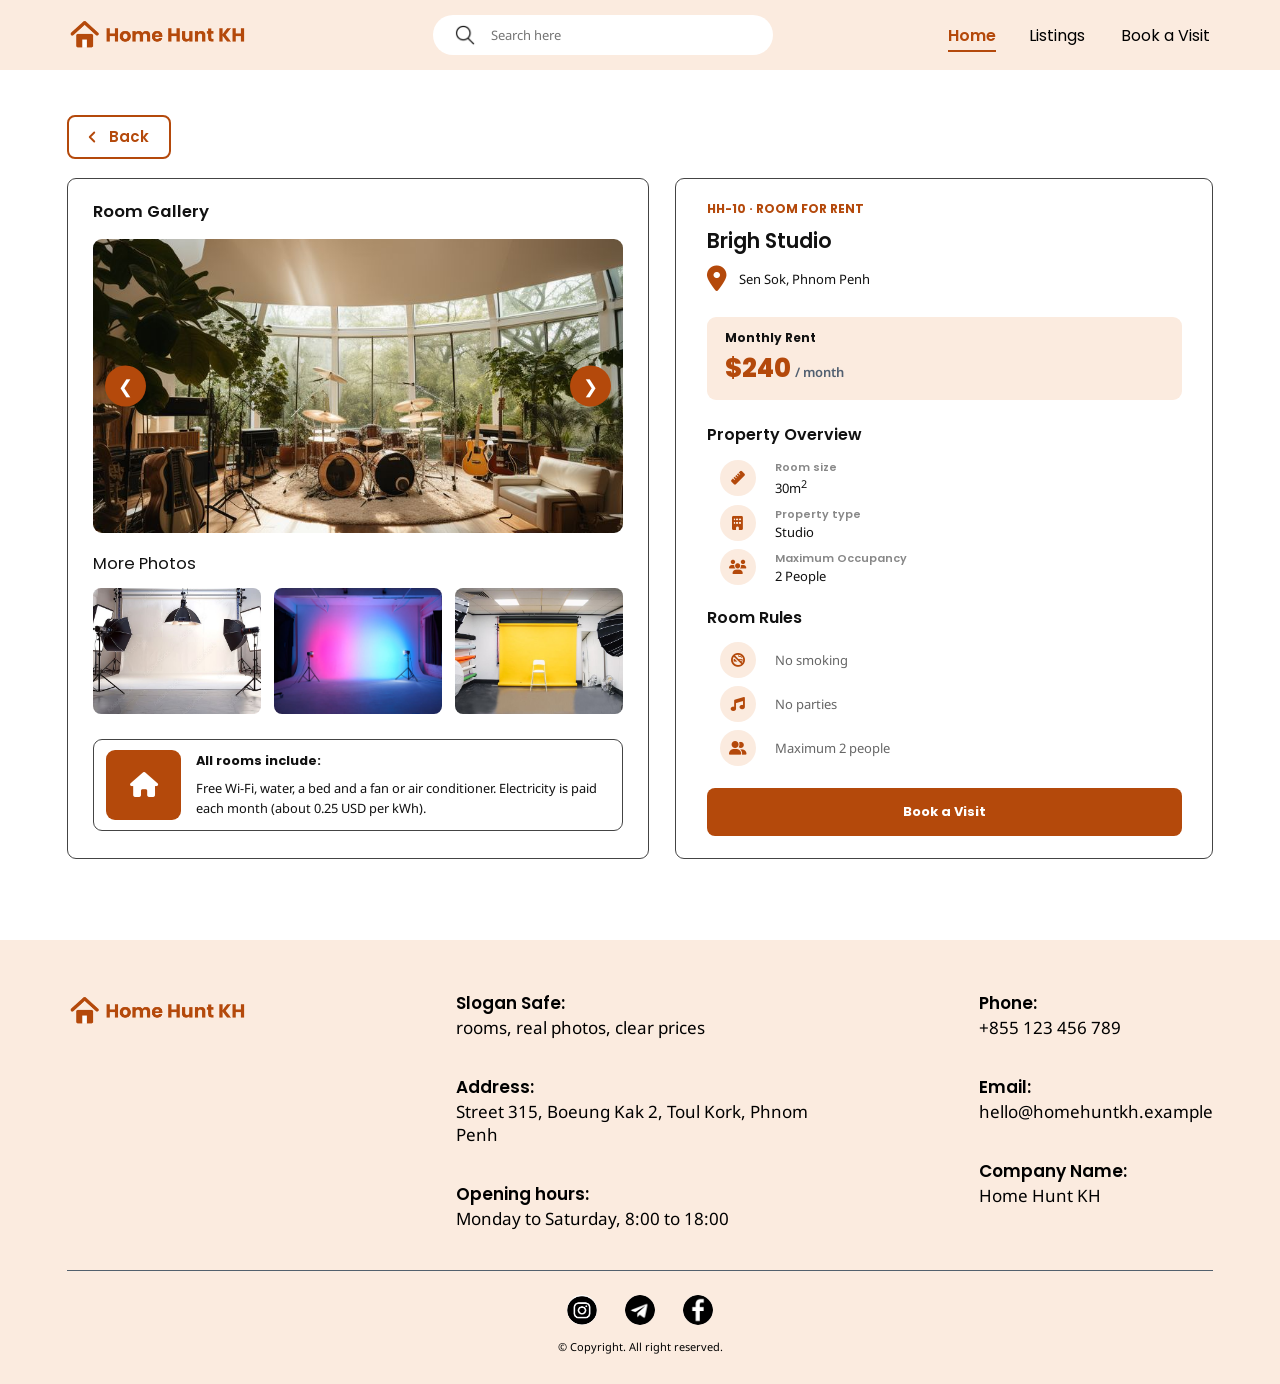
<file: pro10.html>
<!DOCTYPE html>
<html lang="en">
<head>

    <meta charset="UTF-8">
    <meta name="viewport" content="width=device-width, initial-scale=1.0">

    <title>Bright studio</title>

    <!-- CSS -->
    <link rel="stylesheet" href="/pro-style.css">

    <!-- Font Awesome Icons -->
    <link rel="stylesheet"
          href="https://cdnjs.cloudflare.com/ajax/libs/font-awesome/6.5.1/css/all.min.css">

    <!-- Google Fonts -->
    <link href="https://fonts.googleapis.com/css2?family=Poppins:wght@400;500;600;700;800&display=swap"
          rel="stylesheet">
    <link rel="stylesheet" href="style.css">
    <link rel="icon" href="/Picture/">
    <link rel="preconnect" href="https://fonts.googleapis.com">
    <link rel="preconnect" href="https://fonts.gstatic.com" crossorigin>
    <link href="https://fonts.googleapis.com/css2?family=Noto+Sans:wght@400;600&family=Poppins:wght@400;600;700&display=swap" rel="stylesheet">
    <link rel="icon" href="/image/icon.png">
        <script>
        document.addEventListener('DOMContentLoaded', function () {
            const links = document.querySelectorAll('.nav-bar-header a');
            const currentPage = window.location.pathname.split('/').pop() || 'index.html';

            function setActive(activeLink) {
                links.forEach(function (l) {
                    l.classList.remove('active');
                });
                activeLink.classList.add('active');
            }

            links.forEach(function (link) {
                // if the link goes to the page you are on, mark it active
                if (link.getAttribute('href') === currentPage) {
                    setActive(link);
                }

                // when you click a link, move the active style to it
                link.addEventListener('click', function () {
                    setActive(link);
                });
            });
        });
    </script>
</head>

<body>

    <!--Top of the website-->
    <header>
        <div class="container-header">

            <div class="logo-icon-header">
                <img src="/image/logo.png" alt="logo" style="width: 231px; height: 47px;">
            </div>
            
            <div class="search-header">
                <div class="icon-search">
                    <img src="/image/icon search.jpg" alt="icon">
                    <input type="text" placeholder="Search here">
                </div>
            </div>

            <div class="nav-bar-header">
                <a href="index.html" class="active" data-text="Home">Home</a>
                <a href="listing.html" data-text="Listings">Listings</a>
                <a href="booknow.html" data-text="Book a Visit">Book a Visit</a>
            </div>

        </div>
    </header>

    <!-- PROPERTY DETAILS -->
    <main class="container">

        <div class="back-bar">
            <a href="listing.html" class="back-button" onclick="if (history.length > 1) { history.back(); return false; }">
                <svg width="18" height="18" viewBox="0 0 24 24" fill="none" stroke="currentColor" stroke-width="2.5" stroke-linecap="round" stroke-linejoin="round" aria-hidden="true"><polyline points="15 18 9 12 15 6"/></svg>
                <span>Back</span>
            </a>
        </div>
        
        <div class="gallery">
            <h3>Room Gallery</h3>

            <!-- Radio buttons -->
            <input type="radio" name="room" id="room1" checked>
            <input type="radio" name="room" id="room2">
            <input type="radio" name="room" id="room3">
            <input type="radio" name="room" id="room4">

        <div class="slider">

        <!-- Image 1 -->  
        <div class="slide slide1">
            <img src="/Images/bright1.jpeg" alt="Room 1">

            <label for="room4" class="arrow prev">❮</label>
            <label for="room2" class="arrow next">❯</label>
        </div>

        <!-- Image 2 -->
        <div class="slide slide2">
            <img src="/Images/bright2.jpeg" alt="Room 2">

            <label for="room1" class="arrow prev">❮</label>
            <label for="room3" class="arrow next">❯</label>
        </div>

        <!-- Image 3 -->
        <div class="slide slide3">
            <img src="/Images/bright3.jpeg" alt="Room 3">

            <label for="room2" class="arrow prev">❮</label>
            <label for="room4" class="arrow next">❯</label>
        </div>

        <!-- Image 4 -->
        <div class="slide slide4">
            <img src="/Images/bright4.jpeg" alt="Room 4">

            <label for="room3" class="arrow prev">❮</label>
            <label for="room1" class="arrow next">❯</label>
        </div>

    </div>

            <h3 class="more-title">More Photos</h3>

            <div class="small-images">
                <img
                    src="/Images/bright5.jpeg"
                    alt="Living room">

                <img
                    src="/Images/bright6.jpeg"
                    alt="Bedroom">

                <img
                    src="/Images/bright7.jpeg"
                    alt="Apartment room">
            </div>

            <!-- INCLUDED FACILITIES -->
            <div class="included-box">
                <div class="home-icon">
                    <i class="fa-solid fa-house"></i>
                </div>

                <div class="included-text">
                    <h4>All rooms include:</h4>
                    <p>
                        Free Wi-Fi, water, a bed and a fan or air conditioner.
                        Electricity is paid each month (about 0.25 USD per kWh).
                    </p>
                </div>
            </div>
</div>



        </section>

        <!-- RIGHT SIDE: PROPERTY INFORMATION -->
        <section class="details card">

            <p class="property-code">HH-10 · ROOM FOR RENT</p>

            <h2>Brigh Studio</h2>

            <p class="location">
                <i class="fa-solid fa-location-dot"></i>
                Sen Sok, Phnom Penh
            </p>
            <!-- RENT -->
            <div class="rent-box">
                <h4>Monthly Rent</h4>
                <p>
                    <strong>$240</strong>
                    <span>/ month</span>
                </p>
            </div>

            <!-- PROPERTY OVERVIEW -->
            <h3>Property Overview</h3>

            <div class="info-row">
                <div class="round-icon">
                    <i class="fa-solid fa-ruler"></i>
                </div>

                <div>
                    <h4>Room size</h4>
                    <p>30m<sup>2</sup></p>
                </div>
            </div>
            <div class="info-row">
                <div class="round-icon">
                    <i class="fa-solid fa-building"></i>
                </div>

                <div>
                    <h4>Property type</h4>
                    <p>Studio</p>
                </div>
            </div>

            <div class="info-row">
                <div class="round-icon">
                    <i class="fa-solid fa-users"></i>
                </div>

                <div>
                    <h4>Maximum Occupancy</h4>
                    <p>2 People</p>
                </div>
            </div>

            <!-- ROOM RULES -->
            <h3 class="rules-title">Room Rules</h3>

            <div class="rule-row">
                <div class="round-icon">
                    <i class="fa-solid fa-ban-smoking"></i>
                </div>
                <p>No smoking</p>
            </div>

            <div class="rule-row">
                <div class="round-icon">
                    <i class="fa-solid fa-music"></i>
                </div>
                <p>No parties</p>
            </div>

            <div class="rule-row">
                <div class="round-icon">
                    <i class="fa-solid fa-user-group"></i>
                </div>
                <p>Maximum 2 people</p>
            </div>

            <button class="book-button" onclick="window.location.href='booknow.html'">
                Book a Visit
            </button>

        </section>

    </main>

    <!--Footer of the website-->
     <footer>

        <div class="container-footer">
            <div class="logo-footer">
                <img src="/image/logo.png" alt="logo" style="width: 231px; height: 47px;">
            </div>

            <div class="text-left">
                <div>
                    <p>Slogan Safe:</p>
                    <p>rooms, real photos, clear prices</p>
                </div>

                <div>
                    <p>Address:</p>
                    <p>Street 315, Boeung Kak 2, Toul Kork, Phnom Penh</p>
                </div>

                <div>
                    <p>Opening hours:</p>
                    <p>Monday to Saturday, 8:00 to 18:00</p>
                </div>

            </div>

            <div class="text-right">
                <div>
                    <p>Phone:</p>
                    <p>+855 123 456 789</p>
                </div>
                <div>
                    <p>Email:</p>
                    <p>hello@homehuntkh.example</p>
                </div>

                <div>
                    <p>Company Name:</p>
                    <p>Home Hunt KH</p>
                </div>

            </div>

            <div class="line"></div>

            <div class="container-footer-social">
                <div><a href="#"><img src="/image/instagram.jpg" alt="instagram" style="width: 30px; height: 30px;"></a></div>
                <div><a href="#"><img src="/image/telegram.jpg"  alt="telegram" style="width: 30px; height: 30px;"></a></div>
                <div><a href="#"><img src="/image/facebook.jpg"  alt="facebook" style="width: 30px; height: 30px;"></a></div>
                <div>&copy; Copyright. All right reserved.</div>
            </div>
        </div>

     </footer>


</body>
</html>
</file>
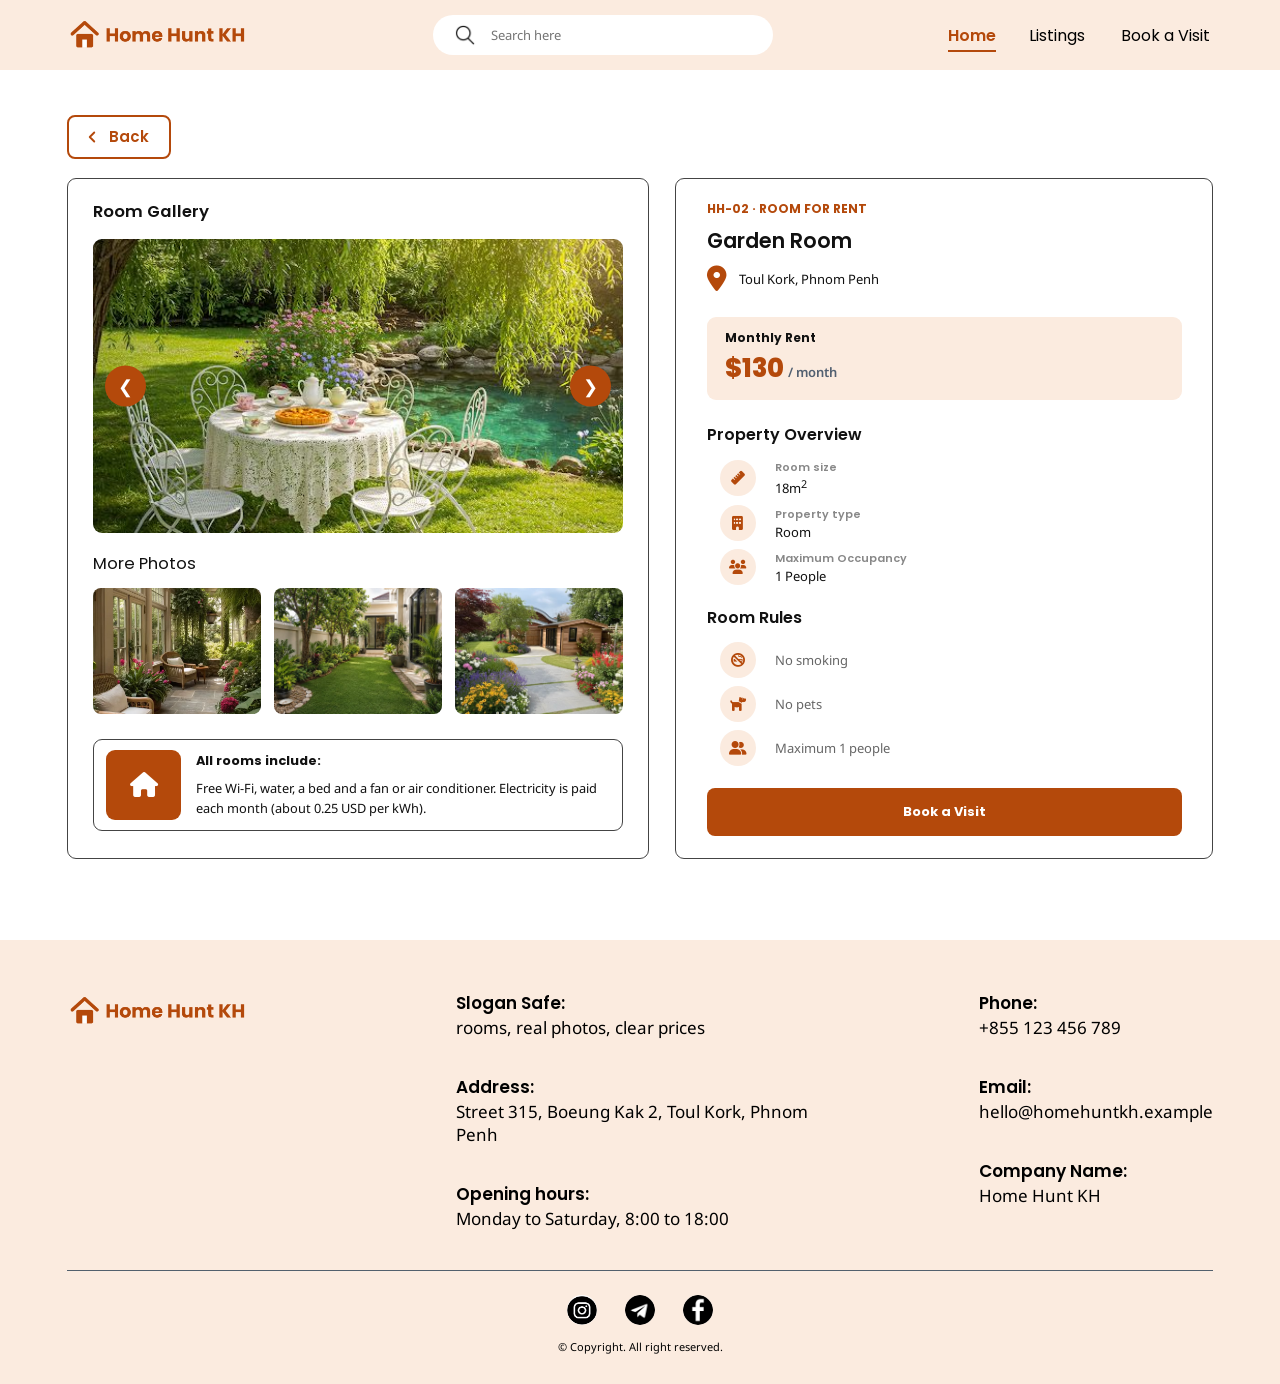
<file: pro2.html>
<!DOCTYPE html>
<html lang="en">
<head>

    <meta charset="UTF-8">
    <meta name="viewport" content="width=device-width, initial-scale=1.0">

    <title>Garden Room</title>

    <!-- CSS -->
    <link rel="stylesheet" href="/pro-style.css">

    <!-- Font Awesome Icons -->
    <link rel="stylesheet"
          href="https://cdnjs.cloudflare.com/ajax/libs/font-awesome/6.5.1/css/all.min.css">

    <!-- Google Fonts -->
    <link href="https://fonts.googleapis.com/css2?family=Poppins:wght@400;500;600;700;800&display=swap"
          rel="stylesheet">
    <link rel="stylesheet" href="style.css">
    <link rel="icon" href="/Picture/">
    <link rel="preconnect" href="https://fonts.googleapis.com">
    <link rel="preconnect" href="https://fonts.gstatic.com" crossorigin>
    <link href="https://fonts.googleapis.com/css2?family=Noto+Sans:wght@400;600&family=Poppins:wght@400;600;700&display=swap" rel="stylesheet">
    <link rel="icon" href="/image/icon.png">
        <script>
        document.addEventListener('DOMContentLoaded', function () {
            const links = document.querySelectorAll('.nav-bar-header a');
            const currentPage = window.location.pathname.split('/').pop() || 'index.html';

            function setActive(activeLink) {
                links.forEach(function (l) {
                    l.classList.remove('active');
                });
                activeLink.classList.add('active');
            }

            links.forEach(function (link) {
                // if the link goes to the page you are on, mark it active
                if (link.getAttribute('href') === currentPage) {
                    setActive(link);
                }

                // when you click a link, move the active style to it
                link.addEventListener('click', function () {
                    setActive(link);
                });
            });
        });
    </script>
</head>

<body>

    <!--Top of the website-->
    <header>
        <div class="container-header">

            <div class="logo-icon-header">
                <img src="/image/logo.png" alt="logo" style="width: 231px; height: 47px;">
            </div>
            
            <div class="search-header">
                <div class="icon-search">
                    <img src="/image/icon search.jpg" alt="icon">
                    <input type="text" placeholder="Search here">
                </div>
            </div>

            <div class="nav-bar-header">
                <a href="index.html" class="active" data-text="Home">Home</a>
                <a href="listing.html" data-text="Listings">Listings</a>
                <a href="booknow.html" data-text="Book a Visit">Book a Visit</a>
            </div>

        </div>
    </header>
    <!-- PROPERTY DETAILS -->
    <main class="container">

       <div class="back-bar">
            <a href="listing.html" class="back-button" onclick="if (history.length > 1) { history.back(); return false; }">
                <svg width="18" height="18" viewBox="0 0 24 24" fill="none" stroke="currentColor" stroke-width="2.5" stroke-linecap="round" stroke-linejoin="round" aria-hidden="true"><polyline points="15 18 9 12 15 6"/></svg>
                <span>Back</span>
            </a>
        </div>
        
        <div class="gallery">
            <h3>Room Gallery</h3>

            <!-- Radio buttons -->
            <input type="radio" name="room" id="room1" checked>
            <input type="radio" name="room" id="room2">
            <input type="radio" name="room" id="room3">
            <input type="radio" name="room" id="room4">

        <div class="slider">

        <!-- Image 1 -->  
        <div class="slide slide1">
            <img src="/Images/garden1.jpeg" alt="Room 1">

            <label for="room4" class="arrow prev">❮</label>
            <label for="room2" class="arrow next">❯</label>
        </div>

        <!-- Image 2 -->
        <div class="slide slide2">
            <img src="/Images/garden2.jpeg" alt="Room 2">

            <label for="room1" class="arrow prev">❮</label>
            <label for="room3" class="arrow next">❯</label>
        </div>

        <!-- Image 3 -->
        <div class="slide slide3">
            <img src="/Images/garden3.jpeg" alt="Room 3">

            <label for="room2" class="arrow prev">❮</label>
            <label for="room4" class="arrow next">❯</label>
        </div>

        <!-- Image 4 -->
        <div class="slide slide4">
            <img src="/Images/garden4.jpeg" alt="Room 4">

            <label for="room3" class="arrow prev">❮</label>
            <label for="room1" class="arrow next">❯</label>
        </div>

    </div>

            <h3 class="more-title">More Photos</h3>

            <div class="small-images">
                <img
                    src="/Images/garden5.jpeg"
                    alt="Living room">

                <img
                    src="/Images/gardenq6.jpeg"
                    alt="Bedroom">

                <img
                    src="/Images/garden7.jpeg"
                    alt="Apartment room">
            </div>

            <!-- INCLUDED FACILITIES -->
            <div class="included-box">
                <div class="home-icon">
                    <i class="fa-solid fa-house"></i>
                </div>

                <div class="included-text">
                    <h4>All rooms include:</h4>
                    <p>
                        Free Wi-Fi, water, a bed and a fan or air conditioner.
                        Electricity is paid each month (about 0.25 USD per kWh).
                    </p>
                </div>
            </div>
</div>



        </section>

        <!-- RIGHT SIDE: PROPERTY INFORMATION -->
        <section class="details card">

            <p class="property-code">HH-02 · ROOM FOR RENT</p>

            <h2>Garden Room</h2>

            <p class="location">
                <i class="fa-solid fa-location-dot"></i>
                Toul Kork, Phnom Penh
            </p>
            <!-- RENT -->
            <div class="rent-box">
                <h4>Monthly Rent</h4>
                <p>
                    <strong>$130</strong>
                    <span>/ month</span>
                </p>
            </div>

            <!-- PROPERTY OVERVIEW -->
            <h3>Property Overview</h3>

            <div class="info-row">
                <div class="round-icon">
                    <i class="fa-solid fa-ruler"></i>
                </div>

                <div>
                    <h4>Room size</h4>
                    <p>18m<sup>2</sup></p>
                </div>
            </div>
            <div class="info-row">
                <div class="round-icon">
                    <i class="fa-solid fa-building"></i>
                </div>

                <div>
                    <h4>Property type</h4>
                    <p>Room</p>
                </div>
            </div>

            <div class="info-row">
                <div class="round-icon">
                    <i class="fa-solid fa-users"></i>
                </div>

                <div>
                    <h4>Maximum Occupancy</h4>
                    <p>1 People</p>
                </div>
            </div>

            <!-- ROOM RULES -->
            <h3 class="rules-title">Room Rules</h3>

            <div class="rule-row">
                <div class="round-icon">
                    <i class="fa-solid fa-ban-smoking"></i>
                </div>
                <p>No smoking</p>
            </div>

            <div class="rule-row">
                <div class="round-icon">
                    <i class="fa-solid fa-dog"></i>
                </div>
                <p>No pets</p>
            </div>

            <div class="rule-row">
                <div class="round-icon">
                    <i class="fa-solid fa-user-group"></i>
                </div>
                <p>Maximum 1 people</p>
            </div>

            <button class="book-button" onclick="window.location.href='booknow.html'">
                Book a Visit
            </button>

        </section>

    </main>

<!--Footer of the website-->
     <footer>

        <div class="container-footer">
            <div class="logo-footer">
                <img src="/image/logo.png" alt="logo" style="width: 231px; height: 47px;">
            </div>

            <div class="text-left">
                <div>
                    <p>Slogan Safe:</p>
                    <p>rooms, real photos, clear prices</p>
                </div>

                <div>
                    <p>Address:</p>
                    <p>Street 315, Boeung Kak 2, Toul Kork, Phnom Penh</p>
                </div>

                <div>
                    <p>Opening hours:</p>
                    <p>Monday to Saturday, 8:00 to 18:00</p>
                </div>

            </div>

            <div class="text-right">
                <div>
                    <p>Phone:</p>
                    <p>+855 123 456 789</p>
                </div>
                <div>
                    <p>Email:</p>
                    <p>hello@homehuntkh.example</p>
                </div>

                <div>
                    <p>Company Name:</p>
                    <p>Home Hunt KH</p>
                </div>

            </div>

            <div class="line"></div>

            <div class="container-footer-social">
                <div><a href="#"><img src="/image/instagram.jpg" alt="instagram" style="width: 30px; height: 30px;"></a></div>
                <div><a href="#"><img src="/image/telegram.jpg"  alt="telegram" style="width: 30px; height: 30px;"></a></div>
                <div><a href="#"><img src="/image/facebook.jpg"  alt="facebook" style="width: 30px; height: 30px;"></a></div>
                <div>&copy; Copyright. All right reserved.</div>
            </div>
        </div>

     </footer>

</body>
</html>
</file>
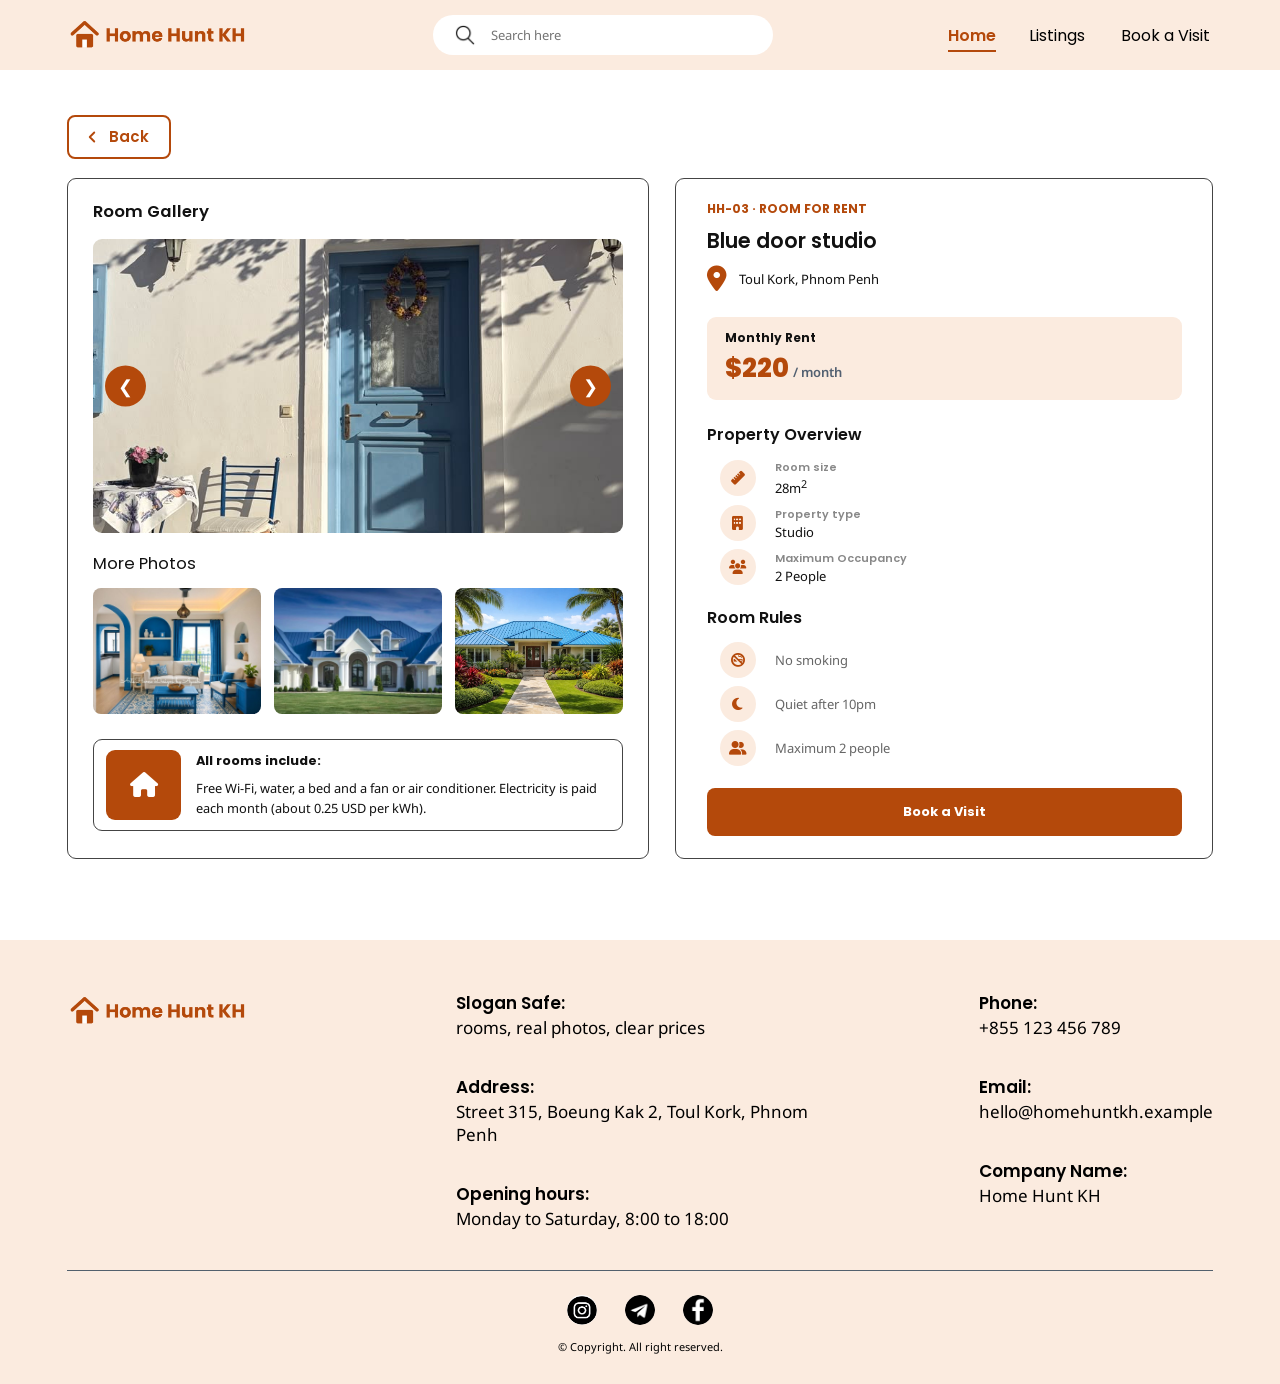
<file: pro3.html>
<!DOCTYPE html>
<html lang="en">
<head>

    <meta charset="UTF-8">
    <meta name="viewport" content="width=device-width, initial-scale=1.0">

    <title>Blue door studio</title>

    <!-- CSS -->
    <link rel="stylesheet" href="/pro-style.css">

    <!-- Font Awesome Icons -->
    <link rel="stylesheet"
          href="https://cdnjs.cloudflare.com/ajax/libs/font-awesome/6.5.1/css/all.min.css">

    <!-- Google Fonts -->
    <link href="https://fonts.googleapis.com/css2?family=Poppins:wght@400;500;600;700;800&display=swap"
          rel="stylesheet">
    <link rel="stylesheet" href="style.css">
    <link rel="icon" href="/Picture/">
    <link rel="preconnect" href="https://fonts.googleapis.com">
    <link rel="preconnect" href="https://fonts.gstatic.com" crossorigin>
    <link href="https://fonts.googleapis.com/css2?family=Noto+Sans:wght@400;600&family=Poppins:wght@400;600;700&display=swap" rel="stylesheet">
    <link rel="icon" href="/image/icon.png">
        <script>
        document.addEventListener('DOMContentLoaded', function () {
            const links = document.querySelectorAll('.nav-bar-header a');
            const currentPage = window.location.pathname.split('/').pop() || 'index.html';

            function setActive(activeLink) {
                links.forEach(function (l) {
                    l.classList.remove('active');
                });
                activeLink.classList.add('active');
            }

            links.forEach(function (link) {
                // if the link goes to the page you are on, mark it active
                if (link.getAttribute('href') === currentPage) {
                    setActive(link);
                }

                // when you click a link, move the active style to it
                link.addEventListener('click', function () {
                    setActive(link);
                });
            });
        });
    </script>
</head>

<body>

    <!--Top of the website-->
    <header>
        <div class="container-header">

            <div class="logo-icon-header">
                <img src="/image/logo.png" alt="logo" style="width: 231px; height: 47px;">
            </div>
            
            <div class="search-header">
                <div class="icon-search">
                    <img src="/image/icon search.jpg" alt="icon">
                    <input type="text" placeholder="Search here">
                </div>
            </div>

            <div class="nav-bar-header">
                <a href="index.html" class="active" data-text="Home">Home</a>
                <a href="listing.html" data-text="Listings">Listings</a>
                <a href="booknow.html" data-text="Book a Visit">Book a Visit</a>
            </div>

        </div>
    </header>

    <!-- PROPERTY DETAILS -->
    <main class="container">

        <div class="back-bar">
            <a href="listing.html" class="back-button" onclick="if (history.length > 1) { history.back(); return false; }">
                <svg width="18" height="18" viewBox="0 0 24 24" fill="none" stroke="currentColor" stroke-width="2.5" stroke-linecap="round" stroke-linejoin="round" aria-hidden="true"><polyline points="15 18 9 12 15 6"/></svg>
                <span>Back</span>
            </a>
        </div>
        
        <div class="gallery">
            <h3>Room Gallery</h3>

            <!-- Radio buttons -->
            <input type="radio" name="room" id="room1" checked>
            <input type="radio" name="room" id="room2">
            <input type="radio" name="room" id="room3">
            <input type="radio" name="room" id="room4">

        <div class="slider">

        <!-- Image 1 -->  
        <div class="slide slide1">
            <img src="/Images/blue door1.jpeg" alt="Room 1">

            <label for="room4" class="arrow prev">❮</label>
            <label for="room2" class="arrow next">❯</label>
        </div>

        <!-- Image 2 -->
        <div class="slide slide2">
            <img src="/Images/city2.jpeg" alt="Room 2">

            <label for="room1" class="arrow prev">❮</label>
            <label for="room3" class="arrow next">❯</label>
        </div>

        <!-- Image 3 -->
        <div class="slide slide3">
            <img src="/Images/blue door3.jpeg" alt="Room 3">

            <label for="room2" class="arrow prev">❮</label>
            <label for="room4" class="arrow next">❯</label>
        </div>

        <!-- Image 4 -->
        <div class="slide slide4">
            <img src="/Images/blue door4.jpeg" alt="Room 4">

            <label for="room3" class="arrow prev">❮</label>
            <label for="room1" class="arrow next">❯</label>
        </div>

    </div>

            <h3 class="more-title">More Photos</h3>

            <div class="small-images">
                <img
                    src="/Images/blue door5.jpeg"
                    alt="Living room">

                <img
                    src="/Images/blue door6.jpeg"
                    alt="Bedroom">

                <img
                    src="/Images/blue door7.jpeg"
                    alt="Apartment room">
            </div>

            <!-- INCLUDED FACILITIES -->
            <div class="included-box">
                <div class="home-icon">
                    <i class="fa-solid fa-house"></i>
                </div>

                <div class="included-text">
                    <h4>All rooms include:</h4>
                    <p>
                        Free Wi-Fi, water, a bed and a fan or air conditioner.
                        Electricity is paid each month (about 0.25 USD per kWh).
                    </p>
                </div>
            </div>
</div>



        </section>

        <!-- RIGHT SIDE: PROPERTY INFORMATION -->
        <section class="details card">

            <p class="property-code">HH-03 · ROOM FOR RENT</p>

            <h2>Blue door studio</h2>

            <p class="location">
                <i class="fa-solid fa-location-dot"></i>
                Toul Kork, Phnom Penh
            </p>
            <!-- RENT -->
            <div class="rent-box">
                <h4>Monthly Rent</h4>
                <p>
                    <strong>$220</strong>
                    <span>/ month</span>
                </p>
            </div>

            <!-- PROPERTY OVERVIEW -->
            <h3>Property Overview</h3>

            <div class="info-row">
                <div class="round-icon">
                    <i class="fa-solid fa-ruler"></i>
                </div>

                <div>
                    <h4>Room size</h4>
                    <p>28m<sup>2</sup></p>
                </div>
            </div>
            <div class="info-row">
                <div class="round-icon">
                    <i class="fa-solid fa-building"></i>
                </div>

                <div>
                    <h4>Property type</h4>
                    <p>Studio</p>
                </div>
            </div>

            <div class="info-row">
                <div class="round-icon">
                    <i class="fa-solid fa-users"></i>
                </div>

                <div>
                    <h4>Maximum Occupancy</h4>
                    <p>2 People</p>
                </div>
            </div>

            <!-- ROOM RULES -->
            <h3 class="rules-title">Room Rules</h3>

            <div class="rule-row">
                <div class="round-icon">
                    <i class="fa-solid fa-ban-smoking"></i>
                </div>
                <p>No smoking</p>
            </div>

            <div class="rule-row">
                <div class="round-icon">
                    <i class="fa-solid fa-moon"></i>
                </div>
                <p>Quiet after 10pm</p>
            </div>

            <div class="rule-row">
                <div class="round-icon">
                    <i class="fa-solid fa-user-group"></i>
                </div>
                <p>Maximum 2 people</p>
            </div>

            <button class="book-button" onclick="window.location.href='booknow.html'">
                Book a Visit
            </button>

        </section>

    </main>

    <!--Footer of the website-->
     <footer>

        <div class="container-footer">
            <div class="logo-footer">
                <img src="/image/logo.png" alt="logo" style="width: 231px; height: 47px;">
            </div>

            <div class="text-left">
                <div>
                    <p>Slogan Safe:</p>
                    <p>rooms, real photos, clear prices</p>
                </div>

                <div>
                    <p>Address:</p>
                    <p>Street 315, Boeung Kak 2, Toul Kork, Phnom Penh</p>
                </div>

                <div>
                    <p>Opening hours:</p>
                    <p>Monday to Saturday, 8:00 to 18:00</p>
                </div>

            </div>

            <div class="text-right">
                <div>
                    <p>Phone:</p>
                    <p>+855 123 456 789</p>
                </div>
                <div>
                    <p>Email:</p>
                    <p>hello@homehuntkh.example</p>
                </div>

                <div>
                    <p>Company Name:</p>
                    <p>Home Hunt KH</p>
                </div>

            </div>

            <div class="line"></div>

            <div class="container-footer-social">
                <div><a href="#"><img src="/image/instagram.jpg" alt="instagram" style="width: 30px; height: 30px;"></a></div>
                <div><a href="#"><img src="/image/telegram.jpg"  alt="telegram" style="width: 30px; height: 30px;"></a></div>
                <div><a href="#"><img src="/image/facebook.jpg"  alt="facebook" style="width: 30px; height: 30px;"></a></div>
                <div>&copy; Copyright. All right reserved.</div>
            </div>
        </div>

     </footer>


</body>
</html>
</file>
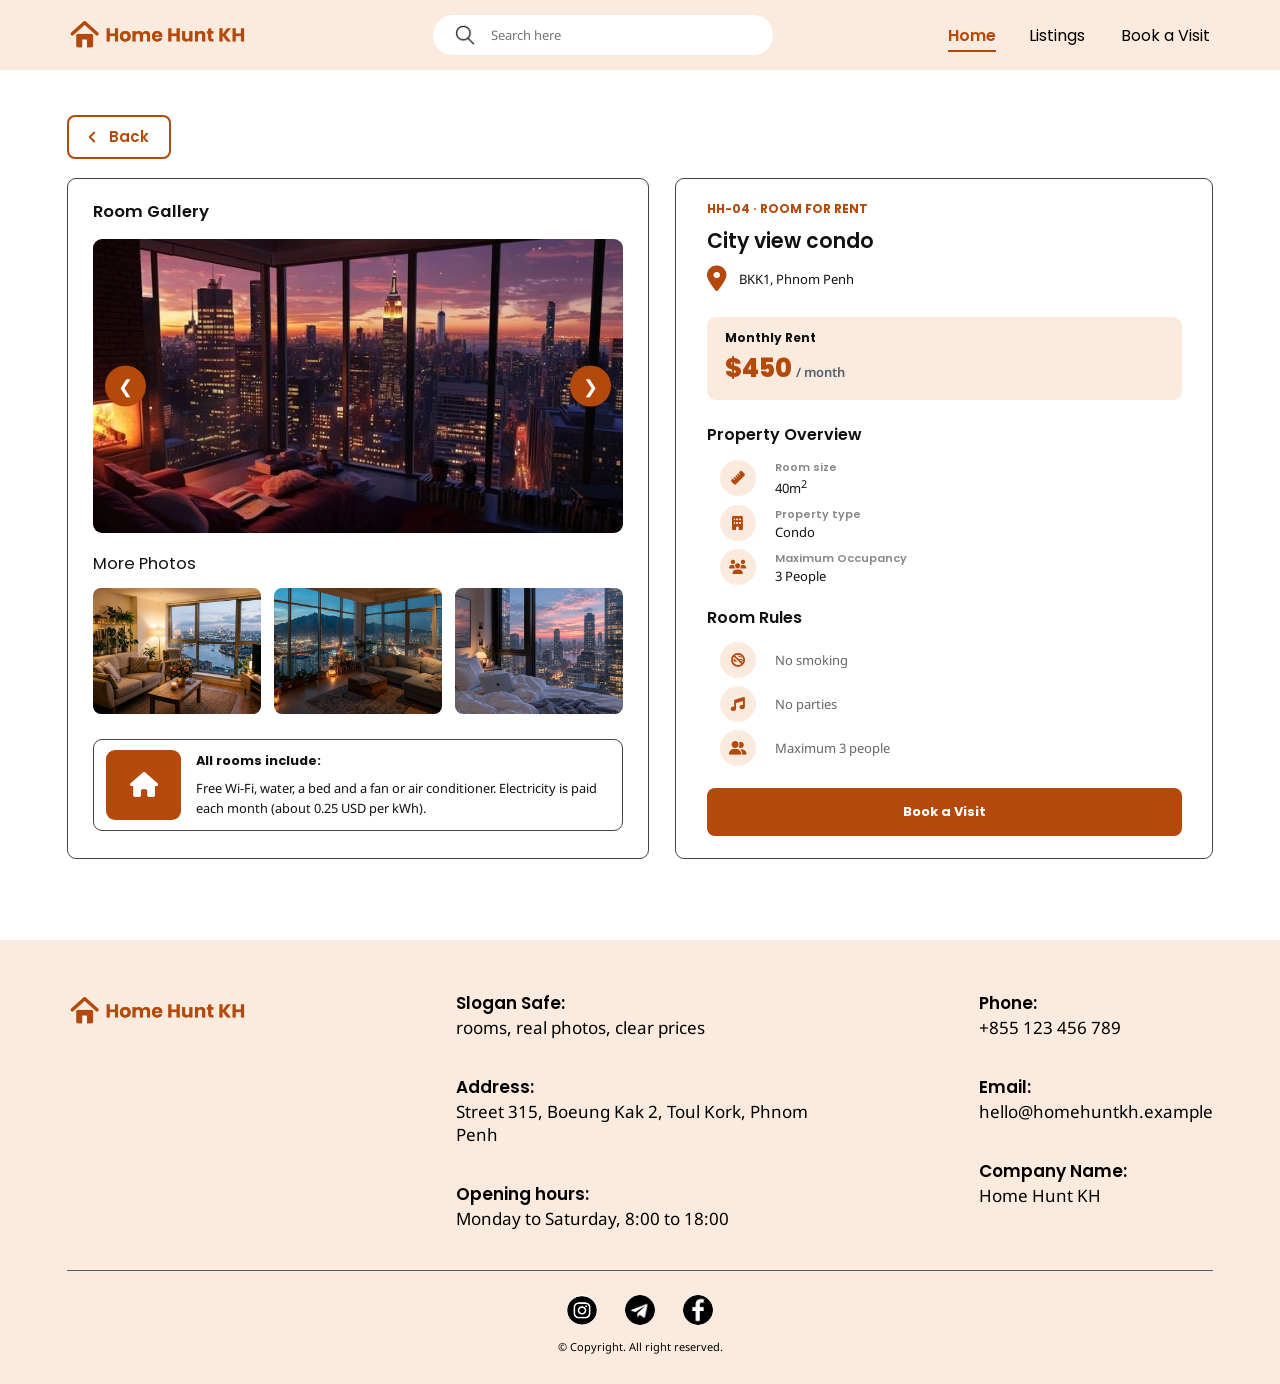
<file: pro4.html>
<!DOCTYPE html>
<html lang="en">
<head>

    <meta charset="UTF-8">
    <meta name="viewport" content="width=device-width, initial-scale=1.0">

    <title>City view condo</title>

    <!-- CSS -->
    <link rel="stylesheet" href="/pro-style.css">

    <!-- Font Awesome Icons -->
    <link rel="stylesheet"
          href="https://cdnjs.cloudflare.com/ajax/libs/font-awesome/6.5.1/css/all.min.css">

    <!-- Google Fonts -->
    <link href="https://fonts.googleapis.com/css2?family=Poppins:wght@400;500;600;700;800&display=swap"
          rel="stylesheet">
    <link rel="stylesheet" href="style.css">
    <link rel="icon" href="/Picture/">
    <link rel="preconnect" href="https://fonts.googleapis.com">
    <link rel="preconnect" href="https://fonts.gstatic.com" crossorigin>
    <link href="https://fonts.googleapis.com/css2?family=Noto+Sans:wght@400;600&family=Poppins:wght@400;600;700&display=swap" rel="stylesheet">
    <link rel="icon" href="/image/icon.png">
        <script>
        document.addEventListener('DOMContentLoaded', function () {
            const links = document.querySelectorAll('.nav-bar-header a');
            const currentPage = window.location.pathname.split('/').pop() || 'index.html';

            function setActive(activeLink) {
                links.forEach(function (l) {
                    l.classList.remove('active');
                });
                activeLink.classList.add('active');
            }

            links.forEach(function (link) {
                // if the link goes to the page you are on, mark it active
                if (link.getAttribute('href') === currentPage) {
                    setActive(link);
                }

                // when you click a link, move the active style to it
                link.addEventListener('click', function () {
                    setActive(link);
                });
            });
        });
    </script>
</head>

<body>

    <!--Top of the website-->
    <header>
        <div class="container-header">

            <div class="logo-icon-header">
                <img src="/image/logo.png" alt="logo" style="width: 231px; height: 47px;">
            </div>
            
            <div class="search-header">
                <div class="icon-search">
                    <img src="/image/icon search.jpg" alt="icon">
                    <input type="text" placeholder="Search here">
                </div>
            </div>

            <div class="nav-bar-header">
                <a href="index.html" class="active" data-text="Home">Home</a>
                <a href="listing.html" data-text="Listings">Listings</a>
                <a href="booknow.html" data-text="Book a Visit">Book a Visit</a>
            </div>

        </div>
    </header>

    <!-- PROPERTY DETAILS -->
    <main class="container">

        <div class="back-bar">
            <a href="listing.html" class="back-button" onclick="if (history.length > 1) { history.back(); return false; }">
                <svg width="18" height="18" viewBox="0 0 24 24" fill="none" stroke="currentColor" stroke-width="2.5" stroke-linecap="round" stroke-linejoin="round" aria-hidden="true"><polyline points="15 18 9 12 15 6"/></svg>
                <span>Back</span>
            </a>
        </div>
        
        <div class="gallery">
            <h3>Room Gallery</h3>

            <!-- Radio buttons -->
            <input type="radio" name="room" id="room1" checked>
            <input type="radio" name="room" id="room2">
            <input type="radio" name="room" id="room3">
            <input type="radio" name="room" id="room4">

        <div class="slider">

        <!-- Image 1 -->  
        <div class="slide slide1">
            <img src="/Images/city1.jpeg" alt="Room 1">

            <label for="room4" class="arrow prev">❮</label>
            <label for="room2" class="arrow next">❯</label>
        </div>

        <!-- Image 2 -->
        <div class="slide slide2">
            <img src="/Images/city2.jpeg" alt="Room 2">

            <label for="room1" class="arrow prev">❮</label>
            <label for="room3" class="arrow next">❯</label>
        </div>

        <!-- Image 3 -->
        <div class="slide slide3">
            <img src="/Images/city3.jpeg" alt="Room 3">

            <label for="room2" class="arrow prev">❮</label>
            <label for="room4" class="arrow next">❯</label>
        </div>

        <!-- Image 4 -->
        <div class="slide slide4">
            <img src="/Images/city4.jpeg" alt="Room 4">

            <label for="room3" class="arrow prev">❮</label>
            <label for="room1" class="arrow next">❯</label>
        </div>

    </div>

            <h3 class="more-title">More Photos</h3>

            <div class="small-images">
                <img
                    src="/Images/city5.jpeg"
                    alt="Living room">

                <img
                    src="/Images/city6.jpeg"
                    alt="Bedroom">

                <img
                    src="/Images/city7.jpeg"
                    alt="Apartment room">
            </div>

            <!-- INCLUDED FACILITIES -->
            <div class="included-box">
                <div class="home-icon">
                    <i class="fa-solid fa-house"></i>
                </div>

                <div class="included-text">
                    <h4>All rooms include:</h4>
                    <p>
                        Free Wi-Fi, water, a bed and a fan or air conditioner.
                        Electricity is paid each month (about 0.25 USD per kWh).
                    </p>
                </div>
            </div>
</div>



        </section>

        <!-- RIGHT SIDE: PROPERTY INFORMATION -->
        <section class="details card">

            <p class="property-code">HH-04 · ROOM FOR RENT</p>

            <h2>City view condo</h2>

            <p class="location">
                <i class="fa-solid fa-location-dot"></i>
                BKK1, Phnom Penh
            </p>
            <!-- RENT -->
            <div class="rent-box">
                <h4>Monthly Rent</h4>
                <p>
                    <strong>$450</strong>
                    <span>/ month</span>
                </p>
            </div>

            <!-- PROPERTY OVERVIEW -->
            <h3>Property Overview</h3>

            <div class="info-row">
                <div class="round-icon">
                    <i class="fa-solid fa-ruler"></i>
                </div>

                <div>
                    <h4>Room size</h4>
                    <p>40m<sup>2</sup></p>
                </div>
            </div>
            <div class="info-row">
                <div class="round-icon">
                    <i class="fa-solid fa-building"></i>
                </div>

                <div>
                    <h4>Property type</h4>
                    <p>Condo</p>
                </div>
            </div>

            <div class="info-row">
                <div class="round-icon">
                    <i class="fa-solid fa-users"></i>
                </div>

                <div>
                    <h4>Maximum Occupancy</h4>
                    <p>3 People</p>
                </div>
            </div>

            <!-- ROOM RULES -->
            <h3 class="rules-title">Room Rules</h3>

            <div class="rule-row">
                <div class="round-icon">
                    <i class="fa-solid fa-ban-smoking"></i>
                </div>
                <p>No smoking</p>
            </div>

            <div class="rule-row">
                <div class="round-icon">
                    <i class="fa-solid fa-music"></i>
                </div>
                <p>No parties</p>
            </div>

            <div class="rule-row">
                <div class="round-icon">
                    <i class="fa-solid fa-user-group"></i>
            </div>
                <p>Maximum 3 people</p>
            </div>

            <button class="book-button" onclick="window.location.href='booknow.html'">
                Book a Visit
            </button>

        </section>

    </main>

   <!--Footer of the website-->
     <footer>

        <div class="container-footer">
            <div class="logo-footer">
                <img src="/image/logo.png" alt="logo" style="width: 231px; height: 47px;">
            </div>

            <div class="text-left">
                <div>
                    <p>Slogan Safe:</p>
                    <p>rooms, real photos, clear prices</p>
                </div>

                <div>
                    <p>Address:</p>
                    <p>Street 315, Boeung Kak 2, Toul Kork, Phnom Penh</p>
                </div>

                <div>
                    <p>Opening hours:</p>
                    <p>Monday to Saturday, 8:00 to 18:00</p>
                </div>

            </div>

            <div class="text-right">
                <div>
                    <p>Phone:</p>
                    <p>+855 123 456 789</p>
                </div>
                <div>
                    <p>Email:</p>
                    <p>hello@homehuntkh.example</p>
                </div>

                <div>
                    <p>Company Name:</p>
                    <p>Home Hunt KH</p>
                </div>

            </div>

            <div class="line"></div>

            <div class="container-footer-social">
                <div><a href="#"><img src="/image/instagram.jpg" alt="instagram" style="width: 30px; height: 30px;"></a></div>
                <div><a href="#"><img src="/image/telegram.jpg"  alt="telegram" style="width: 30px; height: 30px;"></a></div>
                <div><a href="#"><img src="/image/facebook.jpg"  alt="facebook" style="width: 30px; height: 30px;"></a></div>
                <div>&copy; Copyright. All right reserved.</div>
            </div>
        </div>

     </footer>


</body>
</html>
</file>
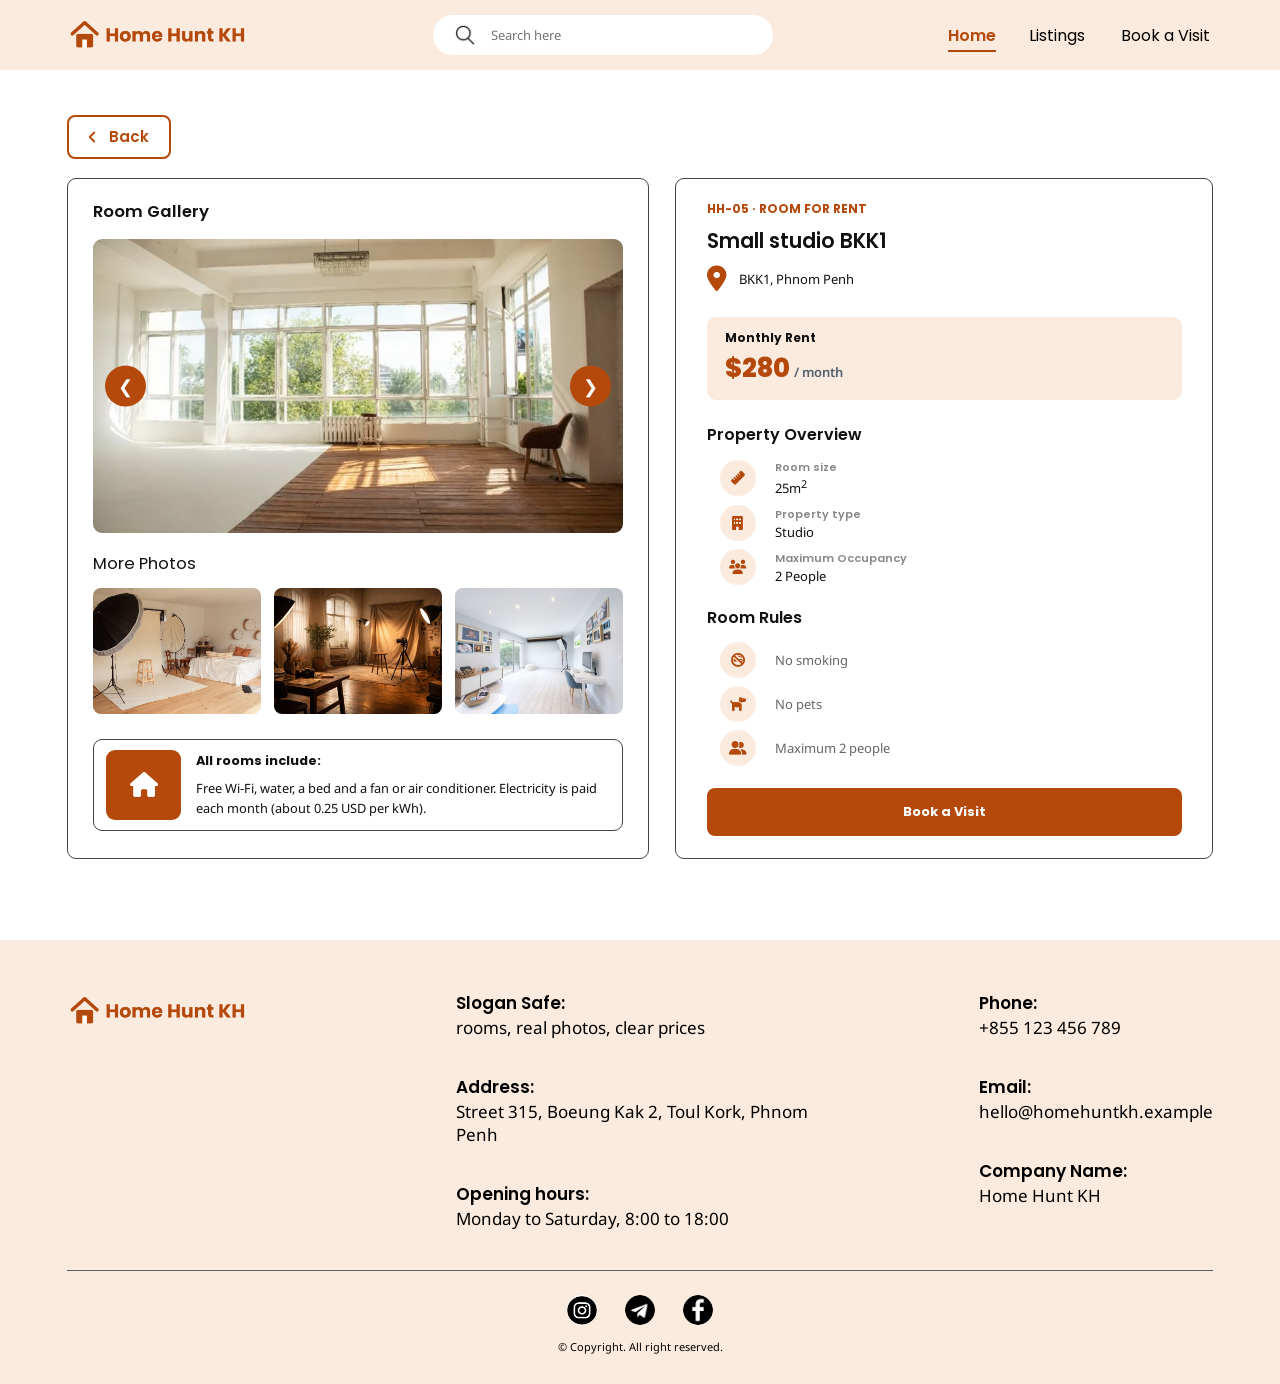
<file: pro5.html>
<!DOCTYPE html>
<html lang="en">
<head>

    <meta charset="UTF-8">
    <meta name="viewport" content="width=device-width, initial-scale=1.0">

    <title>Small studio BKK1</title>

    <!-- CSS -->
    <link rel="stylesheet" href="/pro-style.css">

    <!-- Font Awesome Icons -->
    <link rel="stylesheet"
          href="https://cdnjs.cloudflare.com/ajax/libs/font-awesome/6.5.1/css/all.min.css">

    <!-- Google Fonts -->
    <link href="https://fonts.googleapis.com/css2?family=Poppins:wght@400;500;600;700;800&display=swap"
          rel="stylesheet">
    <link rel="stylesheet" href="style.css">
    <link rel="icon" href="/Picture/">
    <link rel="preconnect" href="https://fonts.googleapis.com">
    <link rel="preconnect" href="https://fonts.gstatic.com" crossorigin>
    <link href="https://fonts.googleapis.com/css2?family=Noto+Sans:wght@400;600&family=Poppins:wght@400;600;700&display=swap" rel="stylesheet">
    <link rel="icon" href="/image/icon.png">
        <script>
        document.addEventListener('DOMContentLoaded', function () {
            const links = document.querySelectorAll('.nav-bar-header a');
            const currentPage = window.location.pathname.split('/').pop() || 'index.html';

            function setActive(activeLink) {
                links.forEach(function (l) {
                    l.classList.remove('active');
                });
                activeLink.classList.add('active');
            }

            links.forEach(function (link) {
                // if the link goes to the page you are on, mark it active
                if (link.getAttribute('href') === currentPage) {
                    setActive(link);
                }

                // when you click a link, move the active style to it
                link.addEventListener('click', function () {
                    setActive(link);
                });
            });
        });
    </script>
</head>

<body>

    <!--Top of the website-->
    <header>
        <div class="container-header">

            <div class="logo-icon-header">
                <img src="/image/logo.png" alt="logo" style="width: 231px; height: 47px;">
            </div>
            
            <div class="search-header">
                <div class="icon-search">
                    <img src="/image/icon search.jpg" alt="icon">
                    <input type="text" placeholder="Search here">
                </div>
            </div>

            <div class="nav-bar-header">
                <a href="index.html" class="active" data-text="Home">Home</a>
                <a href="listing.html" data-text="Listings">Listings</a>
                <a href="booknow.html" data-text="Book a Visit">Book a Visit</a>
            </div>

        </div>
    </header>

    <!-- PROPERTY DETAILS -->
    <main class="container">

        <div class="back-bar">
            <a href="listing.html" class="back-button" onclick="if (history.length > 1) { history.back(); return false; }">
                <svg width="18" height="18" viewBox="0 0 24 24" fill="none" stroke="currentColor" stroke-width="2.5" stroke-linecap="round" stroke-linejoin="round" aria-hidden="true"><polyline points="15 18 9 12 15 6"/></svg>
                <span>Back</span>
            </a>
        </div>
        
        <div class="gallery">
            <h3>Room Gallery</h3>

            <!-- Radio buttons -->
            <input type="radio" name="room" id="room1" checked>
            <input type="radio" name="room" id="room2">
            <input type="radio" name="room" id="room3">
            <input type="radio" name="room" id="room4">

        <div class="slider">

        <!-- Image 1 -->  
        <div class="slide slide1">
            <img src="/Images/small studio1.jpeg" alt="Room 1">

            <label for="room4" class="arrow prev">❮</label>
            <label for="room2" class="arrow next">❯</label>
        </div>

        <!-- Image 2 -->
        <div class="slide slide2">
            <img src="/Images/small studio2.jpeg" alt="Room 2">

            <label for="room1" class="arrow prev">❮</label>
            <label for="room3" class="arrow next">❯</label>
        </div>

        <!-- Image 3 -->
        <div class="slide slide3">
            <img src="/Images/small studio3.jpeg" alt="Room 3">

            <label for="room2" class="arrow prev">❮</label>
            <label for="room4" class="arrow next">❯</label>
        </div>

        <!-- Image 4 -->
        <div class="slide slide4">
            <img src="/Images/small studio4.jpeg" alt="Room 4">

            <label for="room3" class="arrow prev">❮</label>
            <label for="room1" class="arrow next">❯</label>
        </div>

    </div>

            <h3 class="more-title">More Photos</h3>

            <div class="small-images">
                <img
                    src="/Images/small studio5.jpeg"
                    alt="Living room">

                <img
                    src="/Images/small studio6.jpeg"
                    alt="Bedroom">

                <img
                    src="/Images/small studio7.jpeg"
                    alt="Apartment room">
            </div>

            <!-- INCLUDED FACILITIES -->
            <div class="included-box">
                <div class="home-icon">
                    <i class="fa-solid fa-house"></i>
                </div>

                <div class="included-text">
                    <h4>All rooms include:</h4>
                    <p>
                        Free Wi-Fi, water, a bed and a fan or air conditioner.
                        Electricity is paid each month (about 0.25 USD per kWh).
                    </p>
                </div>
            </div>
</div>



        </section>

        <!-- RIGHT SIDE: PROPERTY INFORMATION -->
        <section class="details card">

            <p class="property-code">HH-05 · ROOM FOR RENT</p>

            <h2>Small studio BKK1</h2>

            <p class="location">
                <i class="fa-solid fa-location-dot"></i>
                BKK1, Phnom Penh
            </p>
            <!-- RENT -->
            <div class="rent-box">
                <h4>Monthly Rent</h4>
                <p>
                    <strong>$280</strong>
                    <span>/ month</span>
                </p>
            </div>

            <!-- PROPERTY OVERVIEW -->
            <h3>Property Overview</h3>

            <div class="info-row">
                <div class="round-icon">
                    <i class="fa-solid fa-ruler"></i>
                </div>

                <div>
                    <h4>Room size</h4>
                    <p>25m<sup>2</sup></p>
                </div>
            </div>
            <div class="info-row">
                <div class="round-icon">
                    <i class="fa-solid fa-building"></i>
                </div>

                <div>
                    <h4>Property type</h4>
                    <p>Studio</p>
                </div>
            </div>

            <div class="info-row">
                <div class="round-icon">
                    <i class="fa-solid fa-users"></i>
                </div>

                <div>
                    <h4>Maximum Occupancy</h4>
                    <p>2 People</p>
                </div>
            </div>

            <!-- ROOM RULES -->
            <h3 class="rules-title">Room Rules</h3>

            <div class="rule-row">
                <div class="round-icon">
                    <i class="fa-solid fa-ban-smoking"></i>
                </div>
                <p>No smoking</p>
            </div>

            <div class="rule-row">
                <div class="round-icon">
                    <i class="fa-solid fa-dog"></i>
                </div>
                <p>No pets</p>
            </div>

            <div class="rule-row">
                <div class="round-icon">
                    <i class="fa-solid fa-user-group"></i>
                </div>
                <p>Maximum 2 people</p>
            </div>

            <button class="book-button" onclick="window.location.href='booknow.html'">
                Book a Visit
            </button>

        </section>

    </main>

<!--Footer of the website-->
     <footer>

        <div class="container-footer">
            <div class="logo-footer">
                <img src="/image/logo.png" alt="logo" style="width: 231px; height: 47px;">
            </div>

            <div class="text-left">
                <div>
                    <p>Slogan Safe:</p>
                    <p>rooms, real photos, clear prices</p>
                </div>

                <div>
                    <p>Address:</p>
                    <p>Street 315, Boeung Kak 2, Toul Kork, Phnom Penh</p>
                </div>

                <div>
                    <p>Opening hours:</p>
                    <p>Monday to Saturday, 8:00 to 18:00</p>
                </div>

            </div>

            <div class="text-right">
                <div>
                    <p>Phone:</p>
                    <p>+855 123 456 789</p>
                </div>
                <div>
                    <p>Email:</p>
                    <p>hello@homehuntkh.example</p>
                </div>

                <div>
                    <p>Company Name:</p>
                    <p>Home Hunt KH</p>
                </div>

            </div>

            <div class="line"></div>

            <div class="container-footer-social">
                <div><a href="#"><img src="/image/instagram.jpg" alt="instagram" style="width: 30px; height: 30px;"></a></div>
                <div><a href="#"><img src="/image/telegram.jpg"  alt="telegram" style="width: 30px; height: 30px;"></a></div>
                <div><a href="#"><img src="/image/facebook.jpg"  alt="facebook" style="width: 30px; height: 30px;"></a></div>
                <div>&copy; Copyright. All right reserved.</div>
            </div>
        </div>

     </footer>


</body>
</html>
</file>
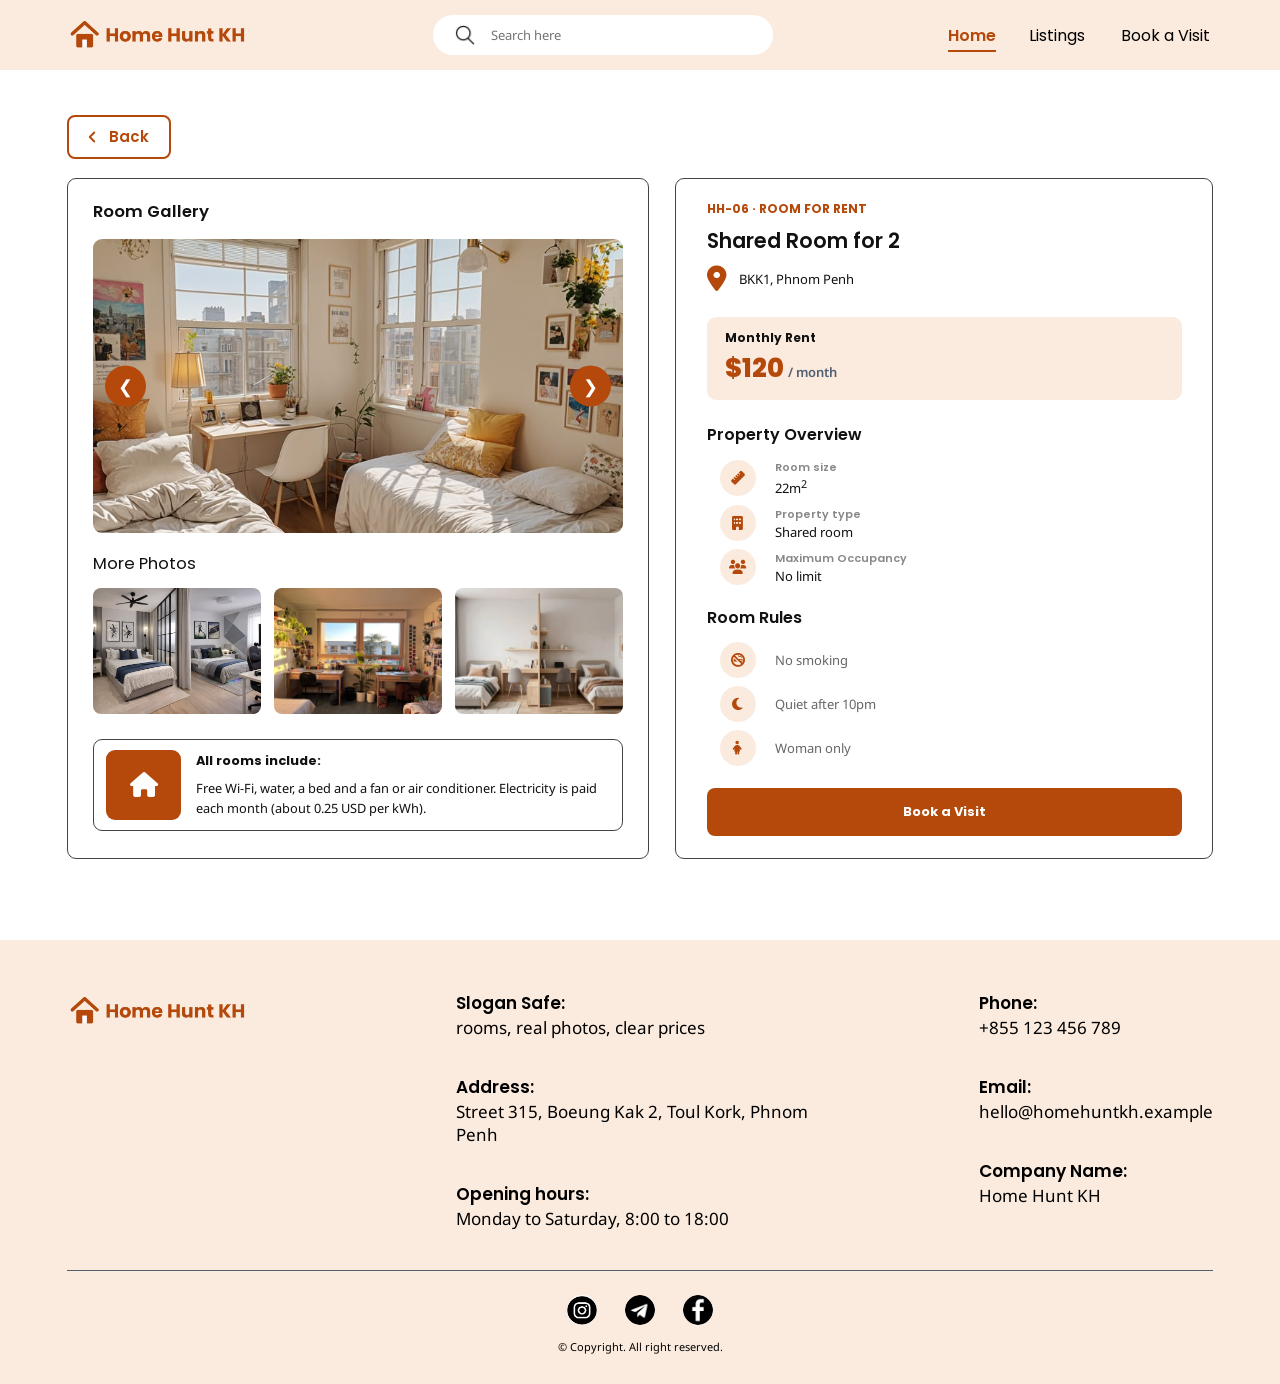
<file: pro6.html>
<!DOCTYPE html>
<html lang="en">
<head>

    <meta charset="UTF-8">
    <meta name="viewport" content="width=device-width, initial-scale=1.0">

    <title>Shared room for 2</title>

    <!-- CSS -->
    <link rel="stylesheet" href="/pro-style.css">

    <!-- Font Awesome Icons -->
    <link rel="stylesheet"
          href="https://cdnjs.cloudflare.com/ajax/libs/font-awesome/6.5.1/css/all.min.css">

    <!-- Google Fonts -->
    <link href="https://fonts.googleapis.com/css2?family=Poppins:wght@400;500;600;700;800&display=swap"
          rel="stylesheet">
    <link rel="stylesheet" href="style.css">
    <link rel="icon" href="/Picture/">
    <link rel="preconnect" href="https://fonts.googleapis.com">
    <link rel="preconnect" href="https://fonts.gstatic.com" crossorigin>
    <link href="https://fonts.googleapis.com/css2?family=Noto+Sans:wght@400;600&family=Poppins:wght@400;600;700&display=swap" rel="stylesheet">
    <link rel="icon" href="/image/icon.png">
        <script>
        document.addEventListener('DOMContentLoaded', function () {
            const links = document.querySelectorAll('.nav-bar-header a');
            const currentPage = window.location.pathname.split('/').pop() || 'index.html';

            function setActive(activeLink) {
                links.forEach(function (l) {
                    l.classList.remove('active');
                });
                activeLink.classList.add('active');
            }

            links.forEach(function (link) {
                // if the link goes to the page you are on, mark it active
                if (link.getAttribute('href') === currentPage) {
                    setActive(link);
                }

                // when you click a link, move the active style to it
                link.addEventListener('click', function () {
                    setActive(link);
                });
            });
        });
    </script>
</head>

<body>

   <!--Top of the website-->
    <header>
        <div class="container-header">

            <div class="logo-icon-header">
                <img src="/image/logo.png" alt="logo" style="width: 231px; height: 47px;">
            </div>
            
            <div class="search-header">
                <div class="icon-search">
                    <img src="/image/icon search.jpg" alt="icon">
                    <input type="text" placeholder="Search here">
                </div>
            </div>

            <div class="nav-bar-header">
                <a href="index.html" class="active" data-text="Home">Home</a>
                <a href="listing.html" data-text="Listings">Listings</a>
                <a href="booknow.html" data-text="Book a Visit">Book a Visit</a>
            </div>

        </div>
    </header>
    <!-- PROPERTY DETAILS -->
    <main class="container">

       <div class="back-bar">
            <a href="listing.html" class="back-button" onclick="if (history.length > 1) { history.back(); return false; }">
                <svg width="18" height="18" viewBox="0 0 24 24" fill="none" stroke="currentColor" stroke-width="2.5" stroke-linecap="round" stroke-linejoin="round" aria-hidden="true"><polyline points="15 18 9 12 15 6"/></svg>
                <span>Back</span>
            </a>
        </div>
        
        <div class="gallery">
            <h3>Room Gallery</h3>

            <!-- Radio buttons -->
            <input type="radio" name="room" id="room1" checked>
            <input type="radio" name="room" id="room2">
            <input type="radio" name="room" id="room3">
            <input type="radio" name="room" id="room4">

        <div class="slider">

        <!-- Image 1 -->  
        <div class="slide slide1">
            <img src="/Images/shared room1.jpeg" alt="Room 1">

            <label for="room4" class="arrow prev">❮</label>
            <label for="room2" class="arrow next">❯</label>
        </div>

        <!-- Image 2 -->
        <div class="slide slide2">
            <img src="/Images/shared room2.jpeg" alt="Room 2">

            <label for="room1" class="arrow prev">❮</label>
            <label for="room3" class="arrow next">❯</label>
        </div>

        <!-- Image 3 -->
        <div class="slide slide3">
            <img src="/Images/shared room3.jpeg" alt="Room 3">

            <label for="room2" class="arrow prev">❮</label>
            <label for="room4" class="arrow next">❯</label>
        </div>

        <!-- Image 4 -->
        <div class="slide slide4">
            <img src="/Images/shared room4.jpeg" alt="Room 4">

            <label for="room3" class="arrow prev">❮</label>
            <label for="room1" class="arrow next">❯</label>
        </div>

    </div>

            <h3 class="more-title">More Photos</h3>

            <div class="small-images">
                <img
                    src="/Images/shared room5.jpeg"
                    alt="Living room">

                <img
                    src="/Images/shared room6.jpeg"
                    alt="Bedroom">

                <img
                    src="/Images/shared room7.jpeg"
                    alt="Apartment room">
            </div>

            <!-- INCLUDED FACILITIES -->
            <div class="included-box">
                <div class="home-icon">
                    <i class="fa-solid fa-house"></i>
                </div>

                <div class="included-text">
                    <h4>All rooms include:</h4>
                    <p>
                        Free Wi-Fi, water, a bed and a fan or air conditioner.
                        Electricity is paid each month (about 0.25 USD per kWh).
                    </p>
                </div>
            </div>
</div>



        </section>

        <!-- RIGHT SIDE: PROPERTY INFORMATION -->
        <section class="details card">

            <p class="property-code">HH-06 · ROOM FOR RENT</p>

            <h2>Shared Room for 2</h2>

            <p class="location">
                <i class="fa-solid fa-location-dot"></i>
                BKK1, Phnom Penh
            </p>
            <!-- RENT -->
            <div class="rent-box">
                <h4>Monthly Rent</h4>
                <p>
                    <strong>$120</strong>
                    <span>/ month</span>
                </p>
            </div>

            <!-- PROPERTY OVERVIEW -->
            <h3>Property Overview</h3>

            <div class="info-row">
                <div class="round-icon">
                    <i class="fa-solid fa-ruler"></i>
                </div>

                <div>
                    <h4>Room size</h4>
                    <p>22m<sup>2</sup></p>
                </div>
            </div>
            <div class="info-row">
                <div class="round-icon">
                    <i class="fa-solid fa-building"></i>
                </div>

                <div>
                    <h4>Property type</h4>
                    <p>Shared room</p>
                </div>
            </div>

            <div class="info-row">
                <div class="round-icon">
                    <i class="fa-solid fa-users"></i>
                </div>

                <div>
                    <h4>Maximum Occupancy</h4>
                    <p>No limit</p>
                </div>
            </div>

            <!-- ROOM RULES -->
            <h3 class="rules-title">Room Rules</h3>

            <div class="rule-row">
                <div class="round-icon">
                    <i class="fa-solid fa-ban-smoking"></i>
                </div>
                <p>No smoking</p>
            </div>

            <div class="rule-row">
                <div class="round-icon">
                    <i class="fa-solid fa-moon"></i>
                </div>
                <p>Quiet after 10pm</p>
            </div>

            <div class="rule-row">
                <div class="round-icon">
                    <i class="fa-solid fa-child-dress"></i>
                </div>
                <p>Woman only</p>
            </div>

            <button class="book-button" onclick="window.location.href='booknow.html'">
                Book a Visit
            </button>

        </section>

    </main>

   <!--Footer of the website-->
     <footer>

        <div class="container-footer">
            <div class="logo-footer">
                <img src="/image/logo.png" alt="logo" style="width: 231px; height: 47px;">
            </div>

            <div class="text-left">
                <div>
                    <p>Slogan Safe:</p>
                    <p>rooms, real photos, clear prices</p>
                </div>

                <div>
                    <p>Address:</p>
                    <p>Street 315, Boeung Kak 2, Toul Kork, Phnom Penh</p>
                </div>

                <div>
                    <p>Opening hours:</p>
                    <p>Monday to Saturday, 8:00 to 18:00</p>
                </div>

            </div>

            <div class="text-right">
                <div>
                    <p>Phone:</p>
                    <p>+855 123 456 789</p>
                </div>
                <div>
                    <p>Email:</p>
                    <p>hello@homehuntkh.example</p>
                </div>

                <div>
                    <p>Company Name:</p>
                    <p>Home Hunt KH</p>
                </div>

            </div>

            <div class="line"></div>

            <div class="container-footer-social">
                <div><a href="#"><img src="/image/instagram.jpg" alt="instagram" style="width: 30px; height: 30px;"></a></div>
                <div><a href="#"><img src="/image/telegram.jpg"  alt="telegram" style="width: 30px; height: 30px;"></a></div>
                <div><a href="#"><img src="/image/facebook.jpg"  alt="facebook" style="width: 30px; height: 30px;"></a></div>
                <div>&copy; Copyright. All right reserved.</div>
            </div>
        </div>

     </footer>


</body>
</html>
</file>
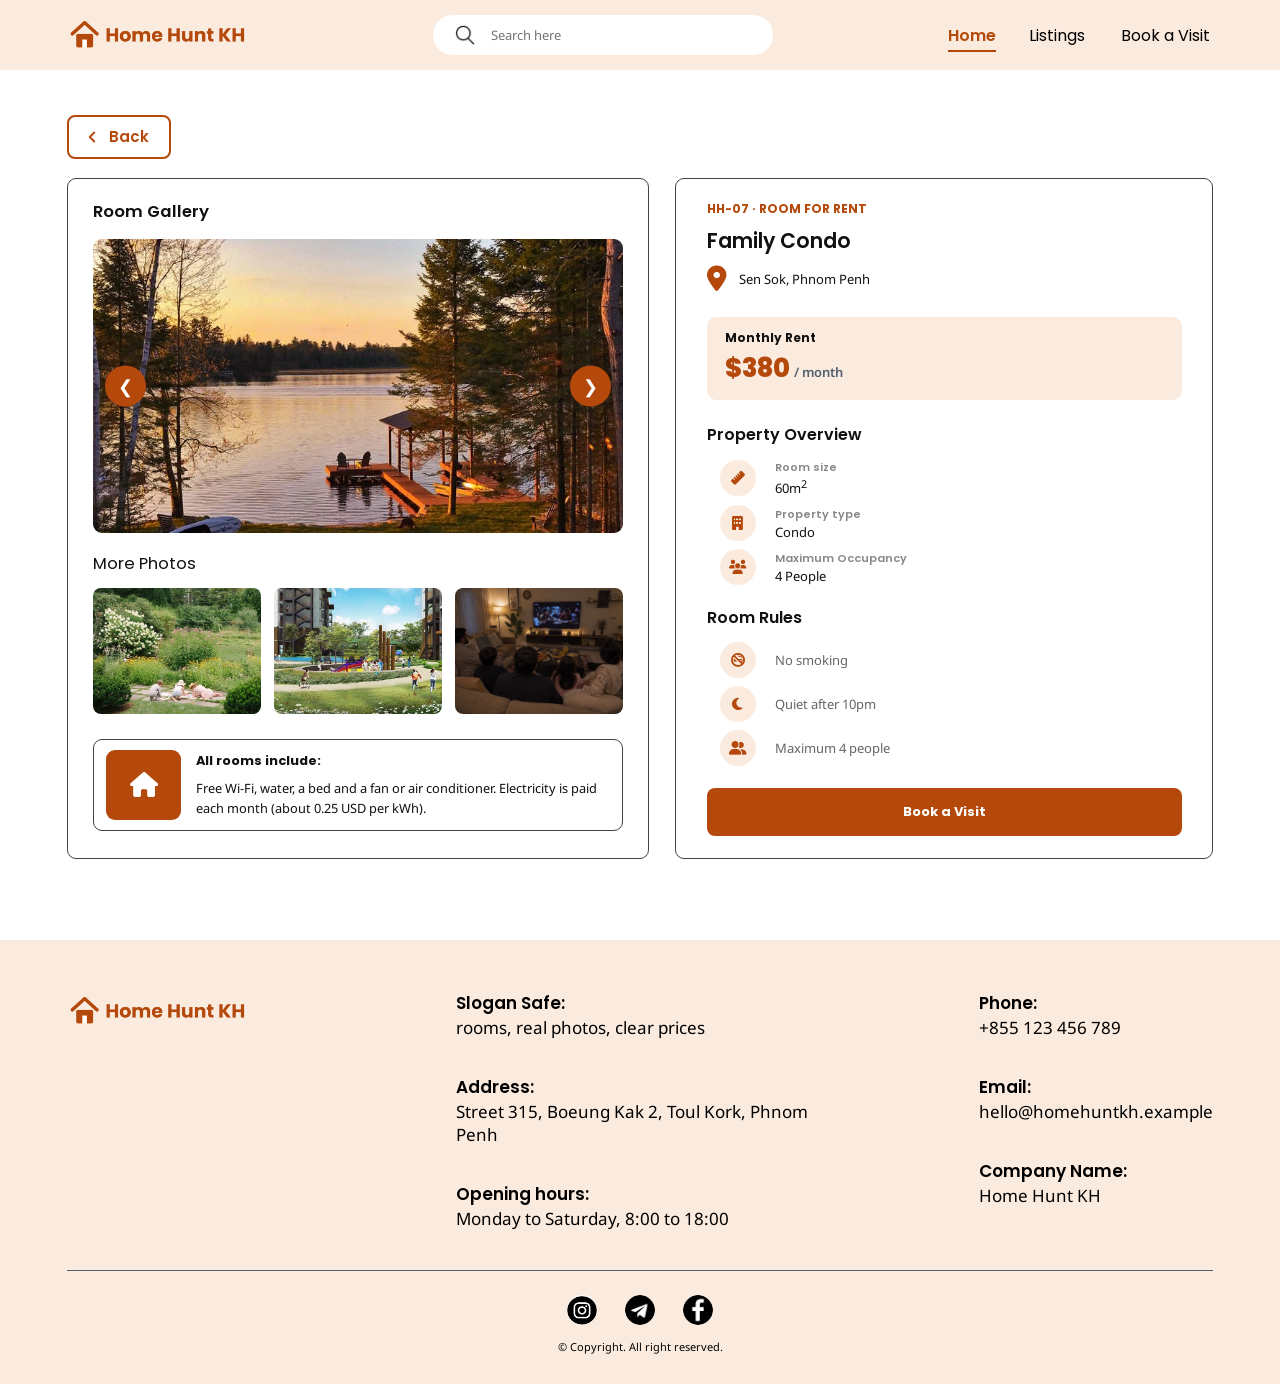
<file: pro7.html>
<!DOCTYPE html>
<html lang="en">
<head>

    <meta charset="UTF-8">
    <meta name="viewport" content="width=device-width, initial-scale=1.0">

    <title>Family condo</title>

    <!-- CSS -->
    <link rel="stylesheet" href="/pro-style.css">

    <!-- Font Awesome Icons -->
    <link rel="stylesheet"
          href="https://cdnjs.cloudflare.com/ajax/libs/font-awesome/6.5.1/css/all.min.css">

    <!-- Google Fonts -->
    <link href="https://fonts.googleapis.com/css2?family=Poppins:wght@400;500;600;700;800&display=swap"
          rel="stylesheet">
    <link rel="stylesheet" href="style.css">
    <link rel="icon" href="/Picture/">
    <link rel="preconnect" href="https://fonts.googleapis.com">
    <link rel="preconnect" href="https://fonts.gstatic.com" crossorigin>
    <link href="https://fonts.googleapis.com/css2?family=Noto+Sans:wght@400;600&family=Poppins:wght@400;600;700&display=swap" rel="stylesheet">
    <link rel="icon" href="/image/icon.png">
        <script>
        document.addEventListener('DOMContentLoaded', function () {
            const links = document.querySelectorAll('.nav-bar-header a');
            const currentPage = window.location.pathname.split('/').pop() || 'index.html';

            function setActive(activeLink) {
                links.forEach(function (l) {
                    l.classList.remove('active');
                });
                activeLink.classList.add('active');
            }

            links.forEach(function (link) {
                // if the link goes to the page you are on, mark it active
                if (link.getAttribute('href') === currentPage) {
                    setActive(link);
                }

                // when you click a link, move the active style to it
                link.addEventListener('click', function () {
                    setActive(link);
                });
            });
        });
    </script>
</head>

<body>

        <!--Top of the website-->
    <header>
        <div class="container-header">

            <div class="logo-icon-header">
                <img src="/image/logo.png" alt="logo" style="width: 231px; height: 47px;">
            </div>
            
            <div class="search-header">
                <div class="icon-search">
                    <img src="/image/icon search.jpg" alt="icon">
                    <input type="text" placeholder="Search here">
                </div>
            </div>

            <div class="nav-bar-header">
                <a href="index.html" class="active" data-text="Home">Home</a>
                <a href="listing.html" data-text="Listings">Listings</a>
                <a href="booknow.html" data-text="Book a Visit">Book a Visit</a>
            </div>

        </div>
    </header>

    <!-- PROPERTY DETAILS -->
    <main class="container">

        <div class="back-bar">
            <a href="listing.html" class="back-button" onclick="if (history.length > 1) { history.back(); return false; }">
                <svg width="18" height="18" viewBox="0 0 24 24" fill="none" stroke="currentColor" stroke-width="2.5" stroke-linecap="round" stroke-linejoin="round" aria-hidden="true"><polyline points="15 18 9 12 15 6"/></svg>
                <span>Back</span>
            </a>
        </div>
        
        <div class="gallery">
            <h3>Room Gallery</h3>

            <!-- Radio buttons -->
            <input type="radio" name="room" id="room1" checked>
            <input type="radio" name="room" id="room2">
            <input type="radio" name="room" id="room3">
            <input type="radio" name="room" id="room4">

        <div class="slider">

        <!-- Image 1 -->  
        <div class="slide slide1">
            <img src="/Images/family1.jpeg" alt="Room 1">

            <label for="room4" class="arrow prev">❮</label>
            <label for="room2" class="arrow next">❯</label>
        </div>

        <!-- Image 2 -->
        <div class="slide slide2">
            <img src="/Images/family2.jpeg" alt="Room 2">

            <label for="room1" class="arrow prev">❮</label>
            <label for="room3" class="arrow next">❯</label>
        </div>

        <!-- Image 3 -->
        <div class="slide slide3">
            <img src="/Images/family3.jpeg" alt="Room 3">

            <label for="room2" class="arrow prev">❮</label>
            <label for="room4" class="arrow next">❯</label>
        </div>

        <!-- Image 4 -->
        <div class="slide slide4">
            <img src="/Images/family4.jpeg" alt="Room 4">

            <label for="room3" class="arrow prev">❮</label>
            <label for="room1" class="arrow next">❯</label>
        </div>

    </div>

            <h3 class="more-title">More Photos</h3>

            <div class="small-images">
                <img
                    src="/Images/family5.jpeg"
                    alt="Living room">

                <img
                    src="/Images/family6.jpeg"
                    alt="Bedroom">

                <img
                    src="/Images/family7.jpeg"
                    alt="Apartment room">
            </div>

            <!-- INCLUDED FACILITIES -->
            <div class="included-box">
                <div class="home-icon">
                    <i class="fa-solid fa-house"></i>
                </div>

                <div class="included-text">
                    <h4>All rooms include:</h4>
                    <p>
                        Free Wi-Fi, water, a bed and a fan or air conditioner.
                        Electricity is paid each month (about 0.25 USD per kWh).
                    </p>
                </div>
            </div>
</div>



        </section>

        <!-- RIGHT SIDE: PROPERTY INFORMATION -->
        <section class="details card">

            <p class="property-code">HH-07 · ROOM FOR RENT</p>

            <h2>Family Condo</h2>

            <p class="location">
                <i class="fa-solid fa-location-dot"></i>
                Sen Sok, Phnom Penh
            </p>
            <!-- RENT -->
            <div class="rent-box">
                <h4>Monthly Rent</h4>
                <p>
                    <strong>$380</strong>
                    <span>/ month</span>
                </p>
            </div>

            <!-- PROPERTY OVERVIEW -->
            <h3>Property Overview</h3>

            <div class="info-row">
                <div class="round-icon">
                    <i class="fa-solid fa-ruler"></i>
                </div>

                <div>
                    <h4>Room size</h4>
                    <p>60m<sup>2</sup></p>
                </div>
            </div>
            <div class="info-row">
                <div class="round-icon">
                    <i class="fa-solid fa-building"></i>
                </div>

                <div>
                    <h4>Property type</h4>
                    <p>Condo</p>
                </div>
            </div>

            <div class="info-row">
                <div class="round-icon">
                    <i class="fa-solid fa-users"></i>
                </div>

                <div>
                    <h4>Maximum Occupancy</h4>
                    <p>4 People</p>
                </div>
            </div>

            <!-- ROOM RULES -->
            <h3 class="rules-title">Room Rules</h3>

            <div class="rule-row">
                <div class="round-icon">
                    <i class="fa-solid fa-ban-smoking"></i>
                </div>
                <p>No smoking</p>
            </div>

            <div class="rule-row">
                <div class="round-icon">
                    <i class="fa-solid fa-moon"></i>
                </div>
                <p>Quiet after 10pm</p>
            </div>

            <div class="rule-row">
                <div class="round-icon">
                    <i class="fa-solid fa-user-group"></i>
                </div>
                <p>Maximum 4 people</p>
            </div>

            <button class="book-button" onclick="window.location.href='booknow.html'">
                Book a Visit
            </button>

        </section>

    </main>

    <!--Footer of the website-->
     <footer>

        <div class="container-footer">
            <div class="logo-footer">
                <img src="/image/logo.png" alt="logo" style="width: 231px; height: 47px;">
            </div>

            <div class="text-left">
                <div>
                    <p>Slogan Safe:</p>
                    <p>rooms, real photos, clear prices</p>
                </div>

                <div>
                    <p>Address:</p>
                    <p>Street 315, Boeung Kak 2, Toul Kork, Phnom Penh</p>
                </div>

                <div>
                    <p>Opening hours:</p>
                    <p>Monday to Saturday, 8:00 to 18:00</p>
                </div>

            </div>

            <div class="text-right">
                <div>
                    <p>Phone:</p>
                    <p>+855 123 456 789</p>
                </div>
                <div>
                    <p>Email:</p>
                    <p>hello@homehuntkh.example</p>
                </div>

                <div>
                    <p>Company Name:</p>
                    <p>Home Hunt KH</p>
                </div>

            </div>

            <div class="line"></div>

            <div class="container-footer-social">
                <div><a href="#"><img src="/image/instagram.jpg" alt="instagram" style="width: 30px; height: 30px;"></a></div>
                <div><a href="#"><img src="/image/telegram.jpg"  alt="telegram" style="width: 30px; height: 30px;"></a></div>
                <div><a href="#"><img src="/image/facebook.jpg"  alt="facebook" style="width: 30px; height: 30px;"></a></div>
                <div>&copy; Copyright. All right reserved.</div>
            </div>
        </div>

     </footer>


</body>
</html>
</file>
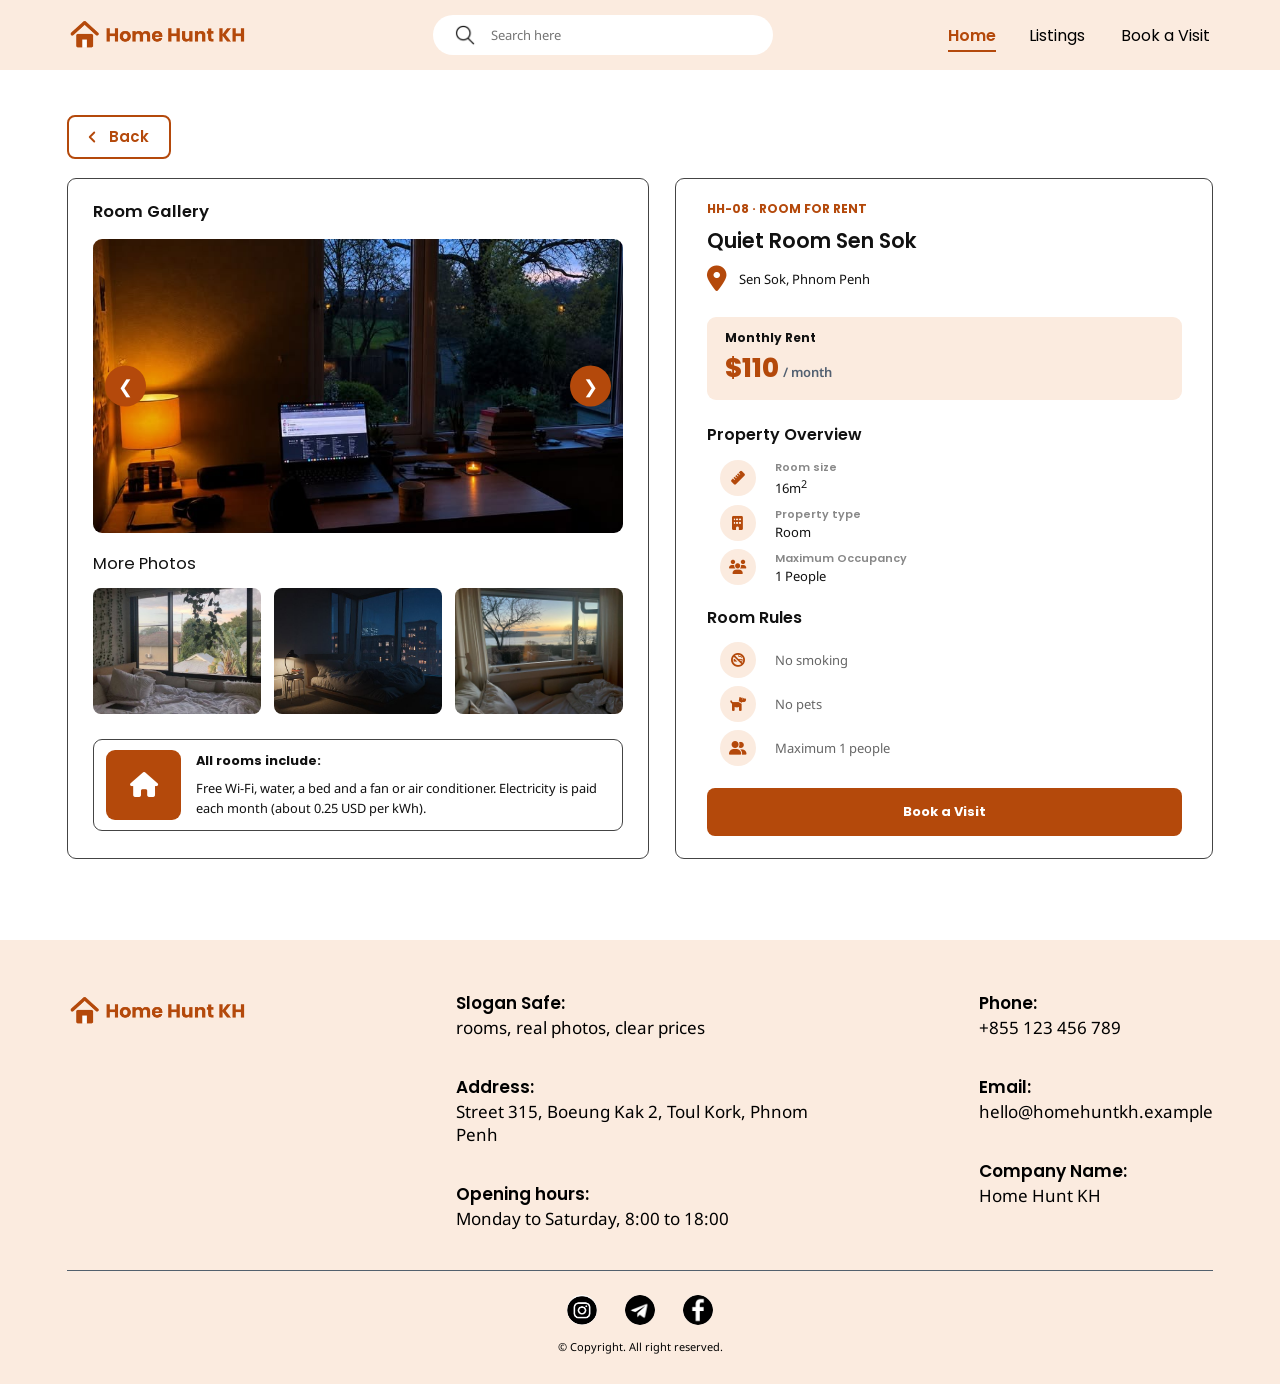
<file: pro8.html>
<!DOCTYPE html>
<html lang="en">
<head>

    <meta charset="UTF-8">
    <meta name="viewport" content="width=device-width, initial-scale=1.0">

    <title>Quiet Room Sen Sok</title>

    <!-- CSS -->
    <link rel="stylesheet" href="/pro-style.css">

    <!-- Font Awesome Icons -->
    <link rel="stylesheet"
          href="https://cdnjs.cloudflare.com/ajax/libs/font-awesome/6.5.1/css/all.min.css">

    <!-- Google Fonts -->
    <link href="https://fonts.googleapis.com/css2?family=Poppins:wght@400;500;600;700;800&display=swap"
          rel="stylesheet">
    <link rel="stylesheet" href="style.css">
    <link rel="icon" href="/Picture/">
    <link rel="preconnect" href="https://fonts.googleapis.com">
    <link rel="preconnect" href="https://fonts.gstatic.com" crossorigin>
    <link href="https://fonts.googleapis.com/css2?family=Noto+Sans:wght@400;600&family=Poppins:wght@400;600;700&display=swap" rel="stylesheet">
    <link rel="icon" href="/image/icon.png">
        <script>
        document.addEventListener('DOMContentLoaded', function () {
            const links = document.querySelectorAll('.nav-bar-header a');
            const currentPage = window.location.pathname.split('/').pop() || 'index.html';

            function setActive(activeLink) {
                links.forEach(function (l) {
                    l.classList.remove('active');
                });
                activeLink.classList.add('active');
            }

            links.forEach(function (link) {
                // if the link goes to the page you are on, mark it active
                if (link.getAttribute('href') === currentPage) {
                    setActive(link);
                }

                // when you click a link, move the active style to it
                link.addEventListener('click', function () {
                    setActive(link);
                });
            });
        });
    </script>
</head>

<body>

    <!--Top of the website-->
    <header>
        <div class="container-header">

            <div class="logo-icon-header">
                <img src="/image/logo.png" alt="logo" style="width: 231px; height: 47px;">
            </div>
            
            <div class="search-header">
                <div class="icon-search">
                    <img src="/image/icon search.jpg" alt="icon">
                    <input type="text" placeholder="Search here">
                </div>
            </div>

            <div class="nav-bar-header">
                <a href="index.html" class="active" data-text="Home">Home</a>
                <a href="listing.html" data-text="Listings">Listings</a>
                <a href="booknow.html" data-text="Book a Visit">Book a Visit</a>
            </div>

        </div>
    </header>
    <!-- PROPERTY DETAILS -->
    <main class="container">

       <div class="back-bar">
            <a href="listing.html" class="back-button" onclick="if (history.length > 1) { history.back(); return false; }">
                <svg width="18" height="18" viewBox="0 0 24 24" fill="none" stroke="currentColor" stroke-width="2.5" stroke-linecap="round" stroke-linejoin="round" aria-hidden="true"><polyline points="15 18 9 12 15 6"/></svg>
                <span>Back</span>
            </a>
        </div>
        
        <div class="gallery">
            <h3>Room Gallery</h3>

            <!-- Radio buttons -->
            <input type="radio" name="room" id="room1" checked>
            <input type="radio" name="room" id="room2">
            <input type="radio" name="room" id="room3">
            <input type="radio" name="room" id="room4">

        <div class="slider">

        <!-- Image 1 -->  
        <div class="slide slide1">
            <img src="/Images/quiet1.jpeg" alt="Room 1">

            <label for="room4" class="arrow prev">❮</label>
            <label for="room2" class="arrow next">❯</label>
        </div>

        <!-- Image 2 -->
        <div class="slide slide2">
            <img src="/Images/quiet2.jpeg" alt="Room 2">

            <label for="room1" class="arrow prev">❮</label>
            <label for="room3" class="arrow next">❯</label>
        </div>

        <!-- Image 3 -->
        <div class="slide slide3">
            <img src="/Images/quiet3.jpeg" alt="Room 3">

            <label for="room2" class="arrow prev">❮</label>
            <label for="room4" class="arrow next">❯</label>
        </div>

        <!-- Image 4 -->
        <div class="slide slide4">
            <img src="/Images/quiet4.jpeg" alt="Room 4">

            <label for="room3" class="arrow prev">❮</label>
            <label for="room1" class="arrow next">❯</label>
        </div>

    </div>

            <h3 class="more-title">More Photos</h3>

            <div class="small-images">
                <img
                    src="/Images/quiet5.jpeg"
                    alt="Living room">

                <img
                    src="/Images/quiet6.jpeg"
                    alt="Bedroom">

                <img
                    src="/Images/quiet7.jpeg"
                    alt="Apartment room">
            </div>

            <!-- INCLUDED FACILITIES -->
            <div class="included-box">
                <div class="home-icon">
                    <i class="fa-solid fa-house"></i>
                </div>

                <div class="included-text">
                    <h4>All rooms include:</h4>
                    <p>
                        Free Wi-Fi, water, a bed and a fan or air conditioner.
                        Electricity is paid each month (about 0.25 USD per kWh).
                    </p>
                </div>
            </div>
</div>



        </section>

        <!-- RIGHT SIDE: PROPERTY INFORMATION -->
        <section class="details card">

            <p class="property-code">HH-08 · ROOM FOR RENT</p>

            <h2>Quiet Room Sen Sok</h2>

            <p class="location">
                <i class="fa-solid fa-location-dot"></i>
                Sen Sok, Phnom Penh
            </p>
            <!-- RENT -->
            <div class="rent-box">
                <h4>Monthly Rent</h4>
                <p>
                    <strong>$110</strong>
                    <span>/ month</span>
                </p>
            </div>

            <!-- PROPERTY OVERVIEW -->
            <h3>Property Overview</h3>

            <div class="info-row">
                <div class="round-icon">
                    <i class="fa-solid fa-ruler"></i>
                </div>

                <div>
                    <h4>Room size</h4>
                    <p>16m<sup>2</sup></p>
                </div>
            </div>
            <div class="info-row">
                <div class="round-icon">
                    <i class="fa-solid fa-building"></i>
                </div>

                <div>
                    <h4>Property type</h4>
                    <p>Room</p>
                </div>
            </div>

            <div class="info-row">
                <div class="round-icon">
                    <i class="fa-solid fa-users"></i>
                </div>

                <div>
                    <h4>Maximum Occupancy</h4>
                    <p>1 People</p>
                </div>
            </div>

            <!-- ROOM RULES -->
            <h3 class="rules-title">Room Rules</h3>

            <div class="rule-row">
                <div class="round-icon">
                    <i class="fa-solid fa-ban-smoking"></i>
                </div>
                <p>No smoking</p>
            </div>

            <div class="rule-row">
                <div class="round-icon">
                    <i class="fa-solid fa-dog"></i>
                </div>
                <p>No pets</p>
            </div>

            <div class="rule-row">
                <div class="round-icon">
                    <i class="fa-solid fa-user-group"></i>
                </div>
                <p>Maximum 1 people</p>
            </div>

            <button class="book-button" onclick="window.location.href='booknow.html'">
                Book a Visit
            </button>

        </section>

    </main>

    <!--Footer of the website-->
     <footer>

        <div class="container-footer">
            <div class="logo-footer">
                <img src="/image/logo.png" alt="logo" style="width: 231px; height: 47px;">
            </div>

            <div class="text-left">
                <div>
                    <p>Slogan Safe:</p>
                    <p>rooms, real photos, clear prices</p>
                </div>

                <div>
                    <p>Address:</p>
                    <p>Street 315, Boeung Kak 2, Toul Kork, Phnom Penh</p>
                </div>

                <div>
                    <p>Opening hours:</p>
                    <p>Monday to Saturday, 8:00 to 18:00</p>
                </div>

            </div>

            <div class="text-right">
                <div>
                    <p>Phone:</p>
                    <p>+855 123 456 789</p>
                </div>
                <div>
                    <p>Email:</p>
                    <p>hello@homehuntkh.example</p>
                </div>

                <div>
                    <p>Company Name:</p>
                    <p>Home Hunt KH</p>
                </div>

            </div>

            <div class="line"></div>

            <div class="container-footer-social">
                <div><a href="#"><img src="/image/instagram.jpg" alt="instagram" style="width: 30px; height: 30px;"></a></div>
                <div><a href="#"><img src="/image/telegram.jpg"  alt="telegram" style="width: 30px; height: 30px;"></a></div>
                <div><a href="#"><img src="/image/facebook.jpg"  alt="facebook" style="width: 30px; height: 30px;"></a></div>
                <div>&copy; Copyright. All right reserved.</div>
            </div>
        </div>

     </footer>


</body>
</html>
</file>
<file: style.css>
/* ==========================================================
   RESPONSIVE + ALIGNED STYLESHEET
   One shared content width (--max) and one shared side gutter
   (--edge) are used by the header, hero text, filter, rooms,
   trust section and footer, so every section starts and ends
   on the same left / right line on every screen size.

   Needs this in the <head> of every HTML page:
   <meta name="viewport" content="width=device-width, initial-scale=1">
   ========================================================== */

:root{
    --brand: #B4490B;
    --brand-dark: #8A3708;
    --cream: #FBEBDF;

    --max: 1290px;                         /* content width on big screens   */
    --edge: clamp(16px, 5.2vw, 75px);      /* side gutter                    */
    --header-h: 70px;                      /* header height (grows on phones)*/
    --logo-shift: -10px;                   /* nudge logo left/right to line up (0 = none) */

    /* side padding for FULL-WIDTH bars (header, hero, footer):
       centres the content at --max and never goes below --edge */
    --pad: max(var(--edge), calc((100% - var(--max)) / 2));
    /* width + centring for BOXED sections (filter, rooms, trust) */
    --box: min(var(--max), calc(100% - 2 * var(--edge)));
}

*,
*::before,
*::after{
    margin: 0;
    padding: 0;
    box-sizing: border-box;
}

html{
    scroll-behavior: smooth;
    scroll-padding-top: calc(var(--header-h) + 10px);
    -webkit-text-size-adjust: 100%;
}

body{
    width: 100%;
    overflow-x: hidden;
    overflow-x: clip;
}

img{
    display: block;
    max-width: 100%;
}

button, input, select{
    font: inherit;
}

@media (prefers-reduced-motion: reduce){
    *{ scroll-behavior: auto !important; transition: none !important; }
}


/* ==========================================================
   HEADER
   ========================================================== */
header{
    position: fixed;
    top: 0;
    left: 0;
    width: 100%;
    z-index: 1000;
    background-color: var(--cream);
}

.container-header{
    width: 100%;
    min-height: var(--header-h);
    padding: 0 var(--pad);
    background-color: var(--cream);

    display: flex;
    flex-direction: row;
    justify-content: space-between;
    align-items: center;
    gap: 12px 24px;
}

.container-header > *:first-child{ flex: 0 0 auto; }

/* logo (icon + name) in the header and footer: same size rules, scales with the screen */
.logo-icon-header,
.logo-footer{
    display: flex;
    flex: 0 0 auto;
    align-items: center;
    gap: clamp(6px, 0.8vw, 10px);
    margin: 0;
    padding: 0;
    line-height: 1;
    text-decoration: none;
}

.logo-icon-header a,
.logo-footer a{
    display: flex;
    align-items: center;
    gap: inherit;
    text-decoration: none;
    color: inherit;
}

.logo-icon-header img,
.logo-footer img{
    display: block;
    width: auto !important;
    max-width: none;
    height: clamp(30px, 3.3vw, 47px) !important;
    margin: 0 0 0 var(--logo-shift);
    padding: 0;
}

.logo-icon-header :is(span, p, h1, h2, h3),
footer .container-footer .logo-footer :is(span, p, h1, h2, h3){
    margin: 0;
    font-family: 'Poppins', 'Noto Sans', sans-serif;
    font-size: clamp(17px, 1.6vw, 22px);
    font-weight: 700;
    line-height: 1.1;
    color: var(--brand);
    white-space: nowrap;
}

.search-header{
    flex: 0 1 340px;
    min-width: 0;
}

.icon-search{
    width: 100%;
    min-width: 0;
    height: 40px;
    padding: 0 24px 0 20px;

    background-color: #fff;
    border-radius: 30px;

    display: flex;
    align-items: center;
    gap: 14px;
}

.icon-search img{
    flex: 0 0 auto;
    width: 24px;
    height: 24px;
}

.icon-search input{
    flex: 1;
    min-width: 0;
    border: none;
    outline: none;
    background: transparent;
    font-size: 13px;
}

.nav-bar-header{
    display: flex;
    justify-content: flex-end;
    align-items: center;
    gap: 30px;
    margin: 0;

    font-family: 'Poppins', 'Noto Sans', sans-serif;
    font-size: 16px;
}

.nav-bar-header a{
    position: relative;
    display: inline-flex;
    flex-direction: column;
    align-items: center;
    padding: 4px 0;

    text-decoration: none;
    color: #000;
    white-space: nowrap;
    transition: color 0.3s ease;
}

/* invisible bold copy of the text: stops the menu jumping when it turns bold */
.nav-bar-header a::before{
    content: attr(data-text);
    font-weight: 600;
    height: 0;
    overflow: hidden;
    visibility: hidden;
}

/* line under the text (centred, as wide as the text) */
.nav-bar-header a::after{
    content: "";
    position: absolute;
    left: 0;
    right: 0;
    bottom: 0;
    height: 2px;
    background-color: var(--brand);

    transform: scaleX(0);
    transform-origin: center;
    transition: transform 0.3s ease;
}

.nav-bar-header a:hover,
.nav-bar-header a:focus-visible,
.nav-bar-header a.active{
    color: var(--brand);
    font-weight: 600;
}

.nav-bar-header a:hover::after,
.nav-bar-header a:focus-visible::after,
.nav-bar-header a.active::after{
    transform: scaleX(1);
}

/* header: logo + search on the first row, menu on its own row */
@media (max-width: 900px){
    :root{ --header-h: 118px; }

    .container-header{
        padding-top: 10px;
        padding-bottom: 8px;
        flex-wrap: wrap;
    }
    .search-header{
        flex: 1 1 180px;
        max-width: 340px;
    }
    .nav-bar-header{
        order: 3;
        flex: 0 0 100%;
        justify-content: flex-start;
        gap: 22px;
        font-size: 14px;

        overflow-x: auto;
        padding-bottom: 2px;
        scrollbar-width: none;
    }
    .nav-bar-header::-webkit-scrollbar{ display: none; }
}

@media (max-width: 480px){
    .icon-search{ height: 38px; gap: 10px; padding: 0 14px; }
    .nav-bar-header{ gap: 18px; font-size: 13px; }
}

@media (max-width: 360px){
    .search-header{ flex-basis: 120px; }
    .icon-search{ padding: 0 12px; gap: 8px; }
    .nav-bar-header{ gap: 14px; font-size: 12.5px; }
}

/* phone turned sideways: header scrolls away instead of covering the screen */
@media (max-height: 500px) and (orientation: landscape) and (max-width: 900px){
    header{ position: absolute; }
}

@media (hover: none) and (pointer: coarse){
    .nav-bar-header a{ padding: 8px 0; }
}


/* ==========================================================
   HERO
   ========================================================== */
.container-main{
    width: 100%;
    min-height: clamp(380px, 38.3vw, 552px);
    padding: calc(var(--header-h) + 10px) var(--pad) 50px;

    display: flex;
    flex-direction: column;
    align-items: flex-start;
    justify-content: center;

    background-image: url(/image/herosec.jpg);
    background-position: center;
    background-repeat: no-repeat;
    background-size: cover;
}

.container-main > *{ max-width: 100%; }
.container-main p{ overflow-wrap: anywhere; }

.box-text-main{ margin-top: 10px; }

.t1{
    font-size: clamp(16px, 1.7vw, 24px);
    font-family: 'Poppins', sans-serif;
    font-weight: bold;
}

.t2,
.t-2{
    font-size: clamp(30px, 4.45vw, 64px);
    line-height: 1.15;
    color: var(--brand);
    font-family: 'Noto Sans', sans-serif;
    font-weight: bold;
}

.t-2{
    display: flex;
    flex-direction: column;
}

.t3,
.t-3{
    font-size: clamp(14px, 1.15vw, 16px);
    font-family: 'Poppins', 'Noto Sans', sans-serif;
    font-weight: bold;
}

.t-3{
    display: flex;
    flex-direction: column;
}

.btn-main{ margin-top: 30px; }

.btn-main button{
    width: min(270px, 100%);
    height: 50px;
    padding: 0 20px;

    background-color: var(--brand);
    color: #fff;

    font-size: 16px;
    font-weight: bold;

    border-radius: 10px;
    border: none;
    cursor: pointer;
    transition: background-color 0.2s ease;
}

.btn-main button:hover{ background-color: var(--brand-dark); }

@media (max-width: 768px){
    .container-main{
        background-position: 60% center;
        padding-bottom: 40px;
    }
    .btn-main{ margin-top: 22px; }
    .btn-main button{ height: 48px; }
}

@media (max-width: 480px){
    .btn-main button{ height: 46px; font-size: 15px; }
}


/* ==========================================================
   FILTER BOX
   6-column grid: selects take 2 columns each (3 per row),
   the two buttons take 3 columns each (2 per row).
   ========================================================== */
.container-filter{
    width: var(--box);
    margin: clamp(40px, 4.2vw, 60px) auto;
    padding: clamp(20px, 2.5vw, 36px) clamp(16px, 3.3vw, 48px) clamp(24px, 3.3vw, 48px);

    display: grid;
    grid-template-columns: repeat(6, minmax(0, 1fr));
    gap: 32px 24px;

    background-color: #fff;
    border: 2px solid #111;
    border-radius: 8px;
}

.container-filter > span{
    grid-column: 1 / -1;

    font-family: 'Poppins', 'Noto Sans', sans-serif;
    font-size: clamp(20px, 2vw, 28px);
    font-weight: 700;
    color: #000;
}

.container-filter .location-filter,
.container-filter .monthly-filter,
.container-filter .located-filter{
    grid-column: span 2;
    min-width: 0;
}

.container-filter label{
    display: block;
    margin-bottom: 14px;

    font-family: 'Poppins', 'Noto Sans', sans-serif;
    font-size: clamp(16px, 1.4vw, 20px);
    font-weight: 600;
    color: #000;
}

.container-filter select{
    width: 100%;
    height: 56px;
    padding: 0 44px 0 52px;

    font-family: 'Noto Sans', sans-serif;
    font-size: 16px;
    color: #000;

    background-color: #fff;
    border: 2px solid var(--brand);
    border-radius: 8px;
    outline: none;
    cursor: pointer;

    appearance: none;
    -webkit-appearance: none;

    background-repeat: no-repeat;
    background-position: 16px center, right 16px center;
    background-size: 20px 20px, 16px 16px;
}

.container-filter select:focus{
    box-shadow: 0 0 0 3px rgba(180, 73, 11, 0.25);
}

.container-filter .location-filter select{
    background-image:
        url("data:image/svg+xml,%3Csvg xmlns='http://www.w3.org/2000/svg' viewBox='0 0 24 24' fill='%23B4490B'%3E%3Cpath d='M12 2a7 7 0 0 0-7 7c0 5.2 7 13 7 13s7-7.8 7-13a7 7 0 0 0-7-7zm0 9.5a2.5 2.5 0 1 1 0-5 2.5 2.5 0 0 1 0 5z'/%3E%3C/svg%3E"),
        url("data:image/svg+xml,%3Csvg xmlns='http://www.w3.org/2000/svg' viewBox='0 0 24 24' fill='none' stroke='%23555' stroke-width='2.5' stroke-linecap='round' stroke-linejoin='round'%3E%3Cpolyline points='6 9 12 15 18 9'/%3E%3C/svg%3E");
}

.container-filter .monthly-filter select{
    background-image:
        url("data:image/svg+xml,%3Csvg xmlns='http://www.w3.org/2000/svg' viewBox='0 0 24 24' fill='%23B4490B'%3E%3Cpath d='M3 6a2 2 0 0 1 2-2h13v3H5v1h15a1 1 0 0 1 1 1v9a2 2 0 0 1-2 2H5a2 2 0 0 1-2-2V6zm14 8a1.5 1.5 0 1 0 0 3 1.5 1.5 0 0 0 0-3z'/%3E%3C/svg%3E"),
        url("data:image/svg+xml,%3Csvg xmlns='http://www.w3.org/2000/svg' viewBox='0 0 24 24' fill='none' stroke='%23555' stroke-width='2.5' stroke-linecap='round' stroke-linejoin='round'%3E%3Cpolyline points='6 9 12 15 18 9'/%3E%3C/svg%3E");
}

.container-filter .located-filter select{
    background-image:
        url("data:image/svg+xml,%3Csvg xmlns='http://www.w3.org/2000/svg' viewBox='0 0 24 24' fill='%23B4490B'%3E%3Cpath d='M12 3 2 12h3v9h5v-6h4v6h5v-9h3L12 3z'/%3E%3C/svg%3E"),
        url("data:image/svg+xml,%3Csvg xmlns='http://www.w3.org/2000/svg' viewBox='0 0 24 24' fill='none' stroke='%23555' stroke-width='2.5' stroke-linecap='round' stroke-linejoin='round'%3E%3Cpolyline points='6 9 12 15 18 9'/%3E%3C/svg%3E");
}

.container-filter .search-main,
.container-filter .filter-more{
    position: relative;
    grid-column: span 3;
    min-width: 0;
    height: 70px;

    display: flex;
    align-items: center;
    justify-content: center;
    gap: 14px;

    border: 2px solid var(--brand);
    border-radius: 8px;
    transition: background-color 0.2s ease;
}

.container-filter .search-main{ background-color: var(--brand); }
.container-filter .filter-more{ background-color: #fff; }

.container-filter .search-main img{
    width: 24px;
    height: 24px;
    filter: invert(1);
    mix-blend-mode: screen;
}

.container-filter .search-main a,
.container-filter .filter-more a{
    font-family: 'Noto Sans', sans-serif;
    font-size: clamp(16px, 1.4vw, 20px);
    text-decoration: none;
}

.container-filter .search-main a{ color: #fff; }
.container-filter .filter-more a{ color: #000; }

/* the whole button is clickable */
.container-filter .search-main a::after,
.container-filter .filter-more a::after{
    content: "";
    position: absolute;
    inset: 0;
}

.container-filter .search-main:hover{ background-color: var(--brand-dark); }
.container-filter .filter-more:hover{ background-color: var(--cream); }

/* tablet: 2 selects per row, the 3rd select takes the full row */
@media (max-width: 1023px){
    .container-filter{ gap: 28px 20px; }

    .container-filter .location-filter,
    .container-filter .monthly-filter{ grid-column: span 3; }
    .container-filter .located-filter{ grid-column: 1 / -1; }
}

/* phone: everything stacked */
@media (max-width: 600px){
    .container-filter{
        gap: 20px;
        padding: 22px 16px 24px;
    }
    .container-filter .location-filter,
    .container-filter .monthly-filter,
    .container-filter .located-filter,
    .container-filter .search-main,
    .container-filter .filter-more{
        grid-column: 1 / -1;
    }
    .container-filter label{ margin-bottom: 10px; }
    .container-filter select{ height: 50px; font-size: 15px; }
    .container-filter .search-main,
    .container-filter .filter-more{ height: 54px; }
}

@media (max-width: 480px){
    .container-filter select{
        padding: 0 36px 0 44px;
        background-position: 12px center, right 12px center;
        background-size: 18px 18px, 14px 14px;
    }
    .container-filter .search-main,
    .container-filter .filter-more{ height: 52px; }
}

@media (hover: none) and (pointer: coarse){
    .container-filter select{ min-height: 48px; }
}


/* ==========================================================
   FEATURED ROOMS
   3 columns -> 2 columns (last card centred) -> 1 column
   ========================================================== */
.container-features{
    --fgap: clamp(20px, 2.8vw, 40px);

    width: var(--box);
    margin: clamp(56px, 6.3vw, 90px) auto;

    display: grid;
    grid-template-columns: repeat(3, minmax(0, 1fr));
    gap: var(--fgap);
}

.container-features > *{ min-width: 0; }

.container-features .text-features{
    grid-column: 1 / -1;
    margin-bottom: 10px;
    text-align: center;
}

.container-features .text-features h3{
    font-family: 'Poppins', 'Noto Sans', sans-serif;
    font-size: clamp(24px, 2.8vw, 40px);
    font-weight: 700;
    color: #000;
}

.container-features .line-feature{
    width: min(360px, 80%);
    height: 2px;
    margin: 10px auto 24px;
    background-color: var(--brand);
}

.container-features .text-features p{
    max-width: 640px;
    margin: 0 auto;
    font-family: 'Noto Sans', sans-serif;
    font-size: clamp(15px, 1.4vw, 20px);
    line-height: 1.5;
    color: #000;
}

.container-features .box1,
.container-features .box2,
.container-features .box3{
    padding: 14px;
    background: #fff;
    border: 1px solid #333;
    border-radius: 8px;
}

.container-features .box1 > *,
.container-features .box2 > *,
.container-features .box3 > *{
    overflow-wrap: anywhere;
}

.container-features .box1 img,
.container-features .box2 img,
.container-features .box3 img{
    display: block;
    width: 100% !important;
    max-width: 100% !important;
    height: clamp(180px, 14vw, 200px) !important;
    object-fit: cover;
    object-position: center;
    background-color: #E9E1DA;
    border: 1px solid #333;
    border-radius: 8px;
}

.container-features .tag1,
.container-features .tag2,
.container-features .tag3{
    display: inline-block;
    margin-top: 12px;
    padding: 2px 12px;
    background-color: var(--brand);
    border-radius: 20px;
}

.container-features .tag1 p,
.container-features .tag2 p,
.container-features .tag3 p{
    font-family: 'Noto Sans', sans-serif;
    font-size: 11px;
    color: #fff;
}

.container-features .box1 > p:nth-of-type(1),
.container-features .box2 > p:nth-of-type(1),
.container-features .box3 > p:nth-of-type(1){
    margin-top: 8px;
    font-family: 'Poppins', 'Noto Sans', sans-serif;
    font-size: clamp(19px, 1.6vw, 22px);
    font-weight: 600;
    color: #000;
}

.container-features .box1 > p:nth-of-type(2),
.container-features .box2 > p:nth-of-type(2),
.container-features .box3 > p:nth-of-type(2){
    margin-top: 4px;
    font-family: 'Noto Sans', sans-serif;
    font-size: 13px;
    color: #555;
}

.container-features .box1 > span,
.container-features .box2 > span,
.container-features .box3 > span{
    display: inline-block;
    margin-top: 12px;
    font-family: 'Poppins', 'Noto Sans', sans-serif;
    font-size: clamp(21px, 1.7vw, 24px);
    font-weight: 700;
    color: #000;
}

.container-features .box1 > p:nth-of-type(3),
.container-features .box2 > p:nth-of-type(3),
.container-features .box3 > p:nth-of-type(3){
    display: inline;
    margin-left: 4px;
    font-family: 'Noto Sans', sans-serif;
    font-size: 14px;
    color: #000;
}

.container-features .button-box1{ margin-top: 18px; }

.container-features .button-box1 a{
    display: flex;
    align-items: center;
    justify-content: center;
    height: 46px;

    font-family: 'Poppins', 'Noto Sans', sans-serif;
    font-size: 15px;
    font-weight: 600;
    text-decoration: none;
    color: var(--brand);

    background-color: #fff;
    border: 2px solid var(--brand);
    border-radius: 8px;
    transition: background-color 0.2s ease, color 0.2s ease;
}

.container-features .button-box1 a:hover{
    background-color: var(--brand);
    color: #fff;
}

@media (max-width: 1023px){
    .container-features{ grid-template-columns: repeat(2, minmax(0, 1fr)); }

    /* 3 cards in 2 columns: centre the last one */
    .container-features .box3{
        grid-column: 1 / -1;
        justify-self: center;
        width: calc(50% - var(--fgap) / 2);
    }
}

@media (max-width: 650px){
    .container-features{ grid-template-columns: 1fr; }
    .container-features .box3{ width: auto; justify-self: stretch; }
    .container-features .line-feature{ width: min(240px, 70%); }
}

@media (hover: none) and (pointer: coarse){
    .container-features .button-box1 a{ min-height: 48px; }
}


/* ==========================================================
   WHY TRUST US
   ========================================================== */
.container-trust{
    width: var(--box);
    margin: clamp(50px, 5.6vw, 80px) auto;

    display: grid;
    grid-template-columns: repeat(3, minmax(0, 1fr));
    gap: 20px;
}

.container-trust > *{ min-width: 0; }

.container-trust .text-trust{
    grid-column: 1 / -1;
    margin-bottom: 10px;
    text-align: center;
}

.container-trust .text-trust h3{
    font-family: 'Poppins', 'Noto Sans', sans-serif;
    font-size: clamp(22px, 2.25vw, 32px);
    font-weight: 700;
    color: #000;
}

.container-trust .text-trust p{
    margin-top: 8px;
    font-family: 'Noto Sans', sans-serif;
    font-size: clamp(14px, 1.05vw, 15px);
    color: #555;
}

.container-trust .line-feature{
    grid-column: 1 / -1;
    justify-self: center;
    width: 70px;
    height: 2px;
    margin: 0 auto 20px;
    background-color: var(--brand);
}

.container-trust .con1,
.container-trust .con2,
.container-trust .con3{
    padding: 28px 28px 32px;
    background: #fff;
    border: 1px solid #333;
    border-radius: 8px;
}

.container-trust .con1 img,
.container-trust .con2 img,
.container-trust .con3 img{
    display: block;
    width: 64px;
    height: 64px;
    padding: 14px;
    object-fit: contain;
    background-color: var(--cream);
    border-radius: 12px;
}

.container-trust .con1 span,
.container-trust .con2 span,
.container-trust .con3 span{
    display: block;
    margin-top: 28px;
    font-family: 'Poppins', 'Noto Sans', sans-serif;
    font-size: clamp(18px, 1.45vw, 20px);
    font-weight: 700;
    color: #000;
}

.container-trust .con1 p,
.container-trust .con2 p,
.container-trust .con3 p{
    margin-top: 22px;
    font-family: 'Noto Sans', sans-serif;
    font-size: 14px;
    line-height: 1.6;
    color: #555;
}

.container-trust .con-find{
    grid-column: 1 / -1;
    margin-top: 30px;

    display: flex;
    flex-direction: column;
    align-items: center;
    gap: 14px;
}

.container-trust .con-find a{
    display: inline-flex;
    align-items: center;
    justify-content: center;
    min-height: 60px;
    padding: 12px 32px;

    font-family: 'Noto Sans', sans-serif;
    font-size: clamp(17px, 1.7vw, 24px);
    text-align: center;
    text-decoration: none;
    color: #fff;

    background-color: var(--brand);
    border-radius: 8px;
    transition: background-color 0.2s ease;
}

.container-trust .con-find a:hover{ background-color: #9a3b08; }

.container-trust .con-find p{
    font-family: 'Noto Sans', sans-serif;
    font-size: 14px;
    text-align: center;
    color: #555;
}

@media (max-width: 1023px){
    .container-trust{ grid-template-columns: repeat(2, minmax(0, 1fr)); }

    /* centre the 3rd card when there are 2 columns */
    .container-trust .con3{
        grid-column: 1 / -1;
        justify-self: center;
        width: calc(50% - 10px);
    }
}

@media (max-width: 650px){
    .container-trust{ grid-template-columns: 1fr; }
    .container-trust .con3{ width: auto; justify-self: stretch; }
    .container-trust .con-find a{ min-height: 54px; padding: 12px 24px; }
}

@media (max-width: 480px){
    .container-trust .con1,
    .container-trust .con2,
    .container-trust .con3{
        padding: 22px 20px 26px;
    }
    .container-trust .con1 span,
    .container-trust .con2 span,
    .container-trust .con3 span{ margin-top: 20px; }
    .container-trust .con1 p,
    .container-trust .con2 p,
    .container-trust .con3 p{ margin-top: 14px; }
}


/* ==========================================================
   FOOTER
   ========================================================== */
footer{
    width: 100%;
    background-color: var(--cream);
}

footer .container-footer{
    width: 100%;
    padding: 50px var(--pad) 30px;

    display: grid;
    grid-template-columns: repeat(3, minmax(0, 1fr));
    column-gap: 20px;
    align-items: start;
}

footer .container-footer > *{ min-width: 0; }

.logo-footer{ margin-left: 0; }

footer .container-footer .text-left{
    display: flex;
    flex-direction: column;
    gap: 35px;
}

footer .container-footer .text-right{
    display: grid;
    grid-template-columns: max-content;
    justify-content: end;
    row-gap: 35px;
}

footer .container-footer p{
    margin: 0;
    font-family: 'Noto Sans', sans-serif;
    font-size: 17px;
    color: #000;
    overflow-wrap: anywhere;
}

footer .container-footer p:first-child{
    font-family: 'Poppins', 'Noto Sans', sans-serif;
    font-weight: 600;
}

footer .container-footer .line{
    grid-column: 1 / -1;
    height: 1px;
    margin: 40px 0 24px;
    background-color: #52606D;
}

footer .container-footer .container-footer-social{
    grid-column: 1 / -1;

    display: flex;
    flex-direction: row;
    flex-wrap: wrap;
    justify-content: center;
    align-items: center;
    gap: 14px 28px;
}

footer .container-footer .container-footer-social > div{ flex: 0 0 auto; }

footer .container-footer .container-footer-social a{
    display: block;
    line-height: 0;
}

footer .container-footer .container-footer-social img{
    display: block;
    border-radius: 50%;
}

footer .container-footer .container-footer-social > div:last-child{
    flex: 0 0 100%;
    text-align: center;
    font-family: 'Noto Sans', sans-serif;
    font-size: 11px;
    color: #000;
}

@media (max-width: 1023px){
    footer .container-footer p{ font-size: 15px; }
    footer .container-footer .text-left{ gap: 24px; }
    footer .container-footer .text-right{ row-gap: 24px; }
}

@media (max-width: 768px){
    footer .container-footer{
        grid-template-columns: 1fr;
        row-gap: 28px;
        padding-top: 40px;
    }
    footer .container-footer .text-right{ justify-content: start; }
    footer .container-footer .line{ margin: 10px 0; }
    footer .container-footer .container-footer-social{ gap: 14px 22px; }
}

@media (max-width: 480px){
    footer .container-footer{ row-gap: 22px; }
    footer .container-footer p{ font-size: 14px; }
    footer .container-footer .text-left,
    footer .container-footer .text-right{ gap: 18px; row-gap: 18px; }
    footer .container-footer .container-footer-social > div:last-child{ font-size: 10.5px; }
}
</file>
<file: style-booknow.css>
/* ==========================================================
   BOOK A VISIT PAGE - RESPONSIVE + ALIGNED STYLESHEET
   One shared content width (--max) and one shared side gutter
   (--edge) are used by the header, hero text, filter, rooms,
   trust section and footer, so every section starts and ends
   on the same left / right line on every screen size.

   Needs this in the <head> of every HTML page:
   <meta name="viewport" content="width=device-width, initial-scale=1">
   ========================================================== */

:root{
    --brand: #B4490B;
    --brand-dark: #8A3708;
    --cream: #FBEBDF;

    --max: 1290px;                         /* content width on big screens   */
    --edge: clamp(16px, 5.2vw, 75px);      /* side gutter                    */
    --header-h: 70px;                      /* header height (grows on phones)*/
    --logo-shift: -10px;                   /* nudge logo left/right to line up (0 = none) */

    /* side padding for FULL-WIDTH bars (header, hero, footer):
       centres the content at --max and never goes below --edge */
    --pad: max(var(--edge), calc((100% - var(--max)) / 2));
    /* width + centring for BOXED sections (filter, rooms, trust) */
    --box: min(var(--max), calc(100% - 2 * var(--edge)));
}

*,
*::before,
*::after{
    margin: 0;
    padding: 0;
    box-sizing: border-box;
}

html{
    scroll-behavior: smooth;
    scroll-padding-top: calc(var(--header-h) + 10px);
    -webkit-text-size-adjust: 100%;
}

body{
    width: 100%;
    overflow-x: hidden;
    overflow-x: clip;
}

img{
    display: block;
    max-width: 100%;
}

button, input, select, textarea{
    font: inherit;
}

body{
    font-family: 'Noto Sans', sans-serif;
}

h1, h2, h3, h4{
    font-family: 'Poppins', 'Noto Sans', sans-serif;
}

@media (prefers-reduced-motion: reduce){
    *{ scroll-behavior: auto !important; transition: none !important; }
}


/* ==========================================================
   HEADER
   ========================================================== */
header{
    position: fixed;
    top: 0;
    left: 0;
    width: 100%;
    z-index: 1000;
    background-color: var(--cream);
}

.container-header{
    width: 100%;
    min-height: var(--header-h);
    padding: 0 var(--pad);
    background-color: var(--cream);

    display: flex;
    flex-direction: row;
    justify-content: space-between;
    align-items: center;
    gap: 12px 24px;
}

.container-header > *:first-child{ flex: 0 0 auto; }

/* logo (icon + name) in the header and footer: same size rules, scales with the screen */
.logo-icon-header,
.logo-footer{
    display: flex;
    flex: 0 0 auto;
    align-items: center;
    gap: clamp(6px, 0.8vw, 10px);
    margin: 0;
    padding: 0;
    line-height: 1;
    text-decoration: none;
}

.logo-icon-header a,
.logo-footer a{
    display: flex;
    align-items: center;
    gap: inherit;
    text-decoration: none;
    color: inherit;
}

.logo-icon-header img,
.logo-footer img{
    display: block;
    width: auto !important;
    max-width: none;
    height: clamp(30px, 3.3vw, 47px) !important;
    margin: 0 0 0 var(--logo-shift);
    padding: 0;
}

.logo-icon-header :is(span, p, h1, h2, h3),
footer .container-footer .logo-footer :is(span, p, h1, h2, h3){
    margin: 0;
    font-family: 'Poppins', 'Noto Sans', sans-serif;
    font-size: clamp(17px, 1.6vw, 22px);
    font-weight: 700;
    line-height: 1.1;
    color: var(--brand);
    white-space: nowrap;
}

.search-header{
    flex: 0 1 340px;
    min-width: 0;
}

.icon-search{
    width: 100%;
    min-width: 0;
    height: 40px;
    padding: 0 24px 0 20px;

    background-color: #fff;
    border-radius: 30px;

    display: flex;
    align-items: center;
    gap: 14px;
}

.icon-search img{
    flex: 0 0 auto;
    width: 24px;
    height: 24px;
}

.icon-search input{
    flex: 1;
    min-width: 0;
    border: none;
    outline: none;
    background: transparent;
    font-size: 13px;
}

.nav-bar-header{
    display: flex;
    justify-content: flex-end;
    align-items: center;
    gap: 30px;
    margin: 0;

    font-family: 'Poppins', 'Noto Sans', sans-serif;
    font-size: 16px;
}

.nav-bar-header a{
    position: relative;
    display: inline-flex;
    flex-direction: column;
    align-items: center;
    padding: 4px 0;

    text-decoration: none;
    color: #000;
    white-space: nowrap;
    transition: color 0.3s ease;
}

/* invisible bold copy of the text: stops the menu jumping when it turns bold */
.nav-bar-header a::before{
    content: attr(data-text);
    font-weight: 600;
    height: 0;
    overflow: hidden;
    visibility: hidden;
}

/* line under the text (centred, as wide as the text) */
.nav-bar-header a::after{
    content: "";
    position: absolute;
    left: 0;
    right: 0;
    bottom: 0;
    height: 2px;
    background-color: var(--brand);

    transform: scaleX(0);
    transform-origin: center;
    transition: transform 0.3s ease;
}

.nav-bar-header a:hover,
.nav-bar-header a:focus-visible,
.nav-bar-header a.active{
    color: var(--brand);
    font-weight: 600;
}

.nav-bar-header a:hover::after,
.nav-bar-header a:focus-visible::after,
.nav-bar-header a.active::after{
    transform: scaleX(1);
}

/* header: logo + search on the first row, menu on its own row */
@media (max-width: 900px){
    :root{ --header-h: 118px; }

    .container-header{
        padding-top: 10px;
        padding-bottom: 8px;
        flex-wrap: wrap;
    }
    .search-header{
        flex: 1 1 180px;
        max-width: 340px;
    }
    .nav-bar-header{
        order: 3;
        flex: 0 0 100%;
        justify-content: flex-start;
        gap: 22px;
        font-size: 14px;

        overflow-x: auto;
        padding-bottom: 2px;
        scrollbar-width: none;
    }
    .nav-bar-header::-webkit-scrollbar{ display: none; }
}

@media (max-width: 480px){
    .icon-search{ height: 38px; gap: 10px; padding: 0 14px; }
    .nav-bar-header{ gap: 18px; font-size: 13px; }
}

@media (max-width: 360px){
    .search-header{ flex-basis: 120px; }
    .icon-search{ padding: 0 12px; gap: 8px; }
    .nav-bar-header{ gap: 14px; font-size: 12.5px; }
}

/* phone turned sideways: header scrolls away instead of covering the screen */
@media (max-height: 500px) and (orientation: landscape) and (max-width: 900px){
    header{ position: absolute; }
}

@media (hover: none) and (pointer: coarse){
    .nav-bar-header a{ padding: 8px 0; }
}


/* ==========================================================
   BOOK A VISIT
   2 columns (info + forms) -> 1 column on tablet/phone
   (no hero on this page, so the top margin clears the header)
   ========================================================== */
.book-visit-container{
    width: var(--box);
    margin: calc(var(--header-h) + clamp(30px, 3.5vw, 50px)) auto clamp(56px, 6.3vw, 90px);

    display: grid;
    grid-template-columns: minmax(0, 1fr) minmax(0, min(600px, 55%));
    column-gap: clamp(32px, 4.4vw, 64px);
    align-items: start;
}

.book-visit-container > *{ min-width: 0; }

/* left side */
.book-visit-container .left-section{
    display: flex;
    flex-direction: column;
    align-items: flex-start;
}

.book-visit-container .calendar-icon i{
    font-size: clamp(44px, 4vw, 56px);
    color: var(--brand);
}

.book-visit-container .left-section h1{
    margin-top: 10px;
    font-size: clamp(24px, 2.1vw, 30px);
    font-weight: 600;
    color: var(--brand);
}

.book-visit-container .description{
    max-width: 420px;
    margin-top: 10px;
    font-size: clamp(13px, 1vw, 14px);
    line-height: 1.6;
    color: #000;
}

.book-visit-container .bedroom-image{
    width: min(410px, 100%);
    aspect-ratio: 1 / 1;
    margin-top: 28px;

    border: 1px solid var(--brand);
    border-radius: 50%;
    overflow: hidden;
}

.book-visit-container .bedroom-image img{
    display: block;
    width: 100%;
    max-width: none;
    height: 100%;
    object-fit: cover;
    object-position: center;
}

/* right side */
.book-visit-container .right-section{
    display: flex;
    flex-direction: column;
    gap: 24px;
    min-width: 0;
}

.book-visit-container .form-card{
    padding: clamp(18px, 1.7vw, 24px);
    background: #fff;
    border: 1px solid var(--brand);
    border-radius: 10px;
}

.book-visit-container .email-form .form-grid{
    display: grid;
    grid-template-columns: repeat(2, minmax(0, 1fr));
    gap: 18px 22px;
}

.book-visit-container .telegram-form{
    display: flex;
    flex-direction: column;
    gap: 18px;
}

.book-visit-container .form-group{
    display: flex;
    flex-direction: column;
    gap: 8px;
    min-width: 0;
}

.book-visit-container .form-group label{
    display: flex;
    align-items: center;
    gap: 8px;
    font-size: 13px;
    font-weight: 600;
    color: #000;
}

.book-visit-container .form-group label i{
    width: 16px;
    text-align: center;
    color: var(--brand);
}

.book-visit-container .form-group input,
.book-visit-container .form-group select{
    width: 100%;
    min-width: 0;
    height: 44px;
    padding: 0 14px;

    font-size: 13px;
    color: #000;

    background-color: #fff;
    border: 1px solid var(--brand);
    border-radius: 6px;
    outline: none;
}

.book-visit-container .form-group input::placeholder{ color: #999; }

.book-visit-container .form-group select{
    cursor: pointer;
    appearance: none;
    -webkit-appearance: none;
    padding-right: 40px;

    background-image: url("data:image/svg+xml,%3Csvg xmlns='http://www.w3.org/2000/svg' viewBox='0 0 24 24' fill='none' stroke='%23555' stroke-width='2.5' stroke-linecap='round' stroke-linejoin='round'%3E%3Cpolyline points='6 9 12 15 18 9'/%3E%3C/svg%3E");
    background-repeat: no-repeat;
    background-position: right 14px center;
    background-size: 14px 14px;
}

.book-visit-container .form-group select:required:invalid{ color: #999; }

.book-visit-container .form-group input[type="date"]{
    color: #555;
    cursor: pointer;
}

.book-visit-container .form-group input:focus,
.book-visit-container .form-group select:focus{
    box-shadow: 0 0 0 3px rgba(180, 73, 11, 0.25);
}

/* buttons */
.book-visit-container .button-group{
    display: flex;
    align-items: flex-end;
    min-width: 0;
}

.book-visit-container .send-button{
    width: 100%;
    height: 44px;

    display: flex;
    align-items: center;
    justify-content: center;
    gap: 10px;

    font-size: 13px;
    color: #fff;

    background-color: var(--brand-dark);
    border: none;
    border-radius: 6px;
    cursor: pointer;
    transition: background-color 0.2s ease;
}

.book-visit-container .send-button:hover{ background-color: var(--brand); }

.book-visit-container .telegram-button{
    height: 46px;
    margin-top: 6px;
}

/* back button (sits above both columns, same left edge as the content) */
.book-visit-container .back-bar{
    grid-column: 1 / -1;
    margin-bottom: 24px;
}

.back-button{
    display: inline-flex;
    align-items: center;
    gap: 8px;
    height: 44px;
    padding: 0 20px 0 14px;

    font-family: 'Poppins', 'Noto Sans', sans-serif;
    font-size: 15px;
    font-weight: 600;
    text-decoration: none;
    color: var(--brand);

    background: #fff;
    border: 2px solid var(--brand);
    border-radius: 8px;
    transition: background 0.2s ease, color 0.2s ease;
}

.back-button svg{
    flex: 0 0 auto;
    transition: transform 0.2s ease;
}

.back-button:hover,
.back-button:focus-visible{
    background: var(--brand);
    color: #fff;
}

.back-button:hover svg,
.back-button:focus-visible svg{ transform: translateX(-3px); }

@media (hover: none) and (pointer: coarse){
    .back-button{ min-height: 48px; }
}

/* tablet + phone: one column */
@media (max-width: 900px){
    .book-visit-container{
        grid-template-columns: minmax(0, 1fr);
        row-gap: 36px;
    }
    .book-visit-container .back-bar{ margin-bottom: 0; }
    .book-visit-container .description{ max-width: 560px; }
}

@media (max-width: 650px){
    .book-visit-container .email-form .form-grid{ grid-template-columns: minmax(0, 1fr); }
    .book-visit-container .form-card{ padding: 18px; }
}

@media (hover: none) and (pointer: coarse){
    .book-visit-container .form-group input,
    .book-visit-container .form-group select,
    .book-visit-container .send-button{ min-height: 48px; }
}


/* ==========================================================
   FOOTER
   ========================================================== */
footer{
    width: 100%;
    background-color: var(--cream);
}

footer .container-footer{
    width: 100%;
    padding: 50px var(--pad) 30px;

    display: grid;
    grid-template-columns: repeat(3, minmax(0, 1fr));
    column-gap: 20px;
    align-items: start;
}

footer .container-footer > *{ min-width: 0; }

.logo-footer{ margin-left: 0; }

footer .container-footer .text-left{
    display: flex;
    flex-direction: column;
    gap: 35px;
}

footer .container-footer .text-right{
    display: grid;
    grid-template-columns: max-content;
    justify-content: end;
    row-gap: 35px;
}

footer .container-footer p{
    margin: 0;
    font-family: 'Noto Sans', sans-serif;
    font-size: 17px;
    color: #000;
    overflow-wrap: anywhere;
}

footer .container-footer p:first-child{
    font-family: 'Poppins', 'Noto Sans', sans-serif;
    font-weight: 600;
}

footer .container-footer .line{
    grid-column: 1 / -1;
    height: 1px;
    margin: 40px 0 24px;
    background-color: #52606D;
}

footer .container-footer .container-footer-social{
    grid-column: 1 / -1;

    display: flex;
    flex-direction: row;
    flex-wrap: wrap;
    justify-content: center;
    align-items: center;
    gap: 14px 28px;
}

footer .container-footer .container-footer-social > div{ flex: 0 0 auto; }

footer .container-footer .container-footer-social a{
    display: block;
    line-height: 0;
}

footer .container-footer .container-footer-social img{
    display: block;
    border-radius: 50%;
}

footer .container-footer .container-footer-social > div:last-child{
    flex: 0 0 100%;
    text-align: center;
    font-family: 'Noto Sans', sans-serif;
    font-size: 11px;
    color: #000;
}

@media (max-width: 1023px){
    footer .container-footer p{ font-size: 15px; }
    footer .container-footer .text-left{ gap: 24px; }
    footer .container-footer .text-right{ row-gap: 24px; }
}

@media (max-width: 768px){
    footer .container-footer{
        grid-template-columns: 1fr;
        row-gap: 28px;
        padding-top: 40px;
    }
    footer .container-footer .text-right{ justify-content: start; }
    footer .container-footer .line{ margin: 10px 0; }
    footer .container-footer .container-footer-social{ gap: 14px 22px; }
}

@media (max-width: 480px){
    footer .container-footer{ row-gap: 22px; }
    footer .container-footer p{ font-size: 14px; }
    footer .container-footer .text-left,
    footer .container-footer .text-right{ gap: 18px; row-gap: 18px; }
    footer .container-footer .container-footer-social > div:last-child{ font-size: 10.5px; }
}
</file>
<file: listing.css>
/* ==========================================================
   LISTING PAGE - RESPONSIVE + ALIGNED STYLESHEET
   One shared content width (--max) and one shared side gutter
   (--edge) are used by the header, hero text, filter, rooms,
   trust section and footer, so every section starts and ends
   on the same left / right line on every screen size.

   Needs this in the <head> of every HTML page:
   <meta name="viewport" content="width=device-width, initial-scale=1">
   ========================================================== */

:root{
    --brand: #B4490B;
    --brand-dark: #8A3708;
    --cream: #FBEBDF;

    --max: 1290px;                         /* content width on big screens   */
    --edge: clamp(16px, 5.2vw, 75px);      /* side gutter                    */
    --header-h: 70px;                      /* header height (grows on phones)*/
    --logo-shift: -10px;                   /* nudge logo left/right to line up (0 = none) */

    /* side padding for FULL-WIDTH bars (header, hero, footer):
       centres the content at --max and never goes below --edge */
    --pad: max(var(--edge), calc((100% - var(--max)) / 2));
    /* width + centring for BOXED sections (filter, rooms, trust) */
    --box: min(var(--max), calc(100% - 2 * var(--edge)));
}

*,
*::before,
*::after{
    margin: 0;
    padding: 0;
    box-sizing: border-box;
}

html{
    scroll-behavior: smooth;
    scroll-padding-top: calc(var(--header-h) + 10px);
    -webkit-text-size-adjust: 100%;
}

body{
    width: 100%;
    overflow-x: hidden;
    overflow-x: clip;
}

img{
    display: block;
    max-width: 100%;
}

button, input, select{
    font: inherit;
}

@media (prefers-reduced-motion: reduce){
    *{ scroll-behavior: auto !important; transition: none !important; }
}


/* ==========================================================
   HEADER
   ========================================================== */
header{
    position: fixed;
    top: 0;
    left: 0;
    width: 100%;
    z-index: 1000;
    background-color: var(--cream);
}

.container-header{
    width: 100%;
    min-height: var(--header-h);
    padding: 0 var(--pad);
    background-color: var(--cream);

    display: flex;
    flex-direction: row;
    justify-content: space-between;
    align-items: center;
    gap: 12px 24px;
}

.container-header > *:first-child{ flex: 0 0 auto; }

/* logo (icon + name) in the header and footer: same size rules, scales with the screen */
.logo-icon-header,
.logo-footer{
    display: flex;
    flex: 0 0 auto;
    align-items: center;
    gap: clamp(6px, 0.8vw, 10px);
    margin: 0;
    padding: 0;
    line-height: 1;
    text-decoration: none;
}

.logo-icon-header a,
.logo-footer a{
    display: flex;
    align-items: center;
    gap: inherit;
    text-decoration: none;
    color: inherit;
}

.logo-icon-header img,
.logo-footer img{
    display: block;
    width: auto !important;
    max-width: none;
    height: clamp(30px, 3.3vw, 47px) !important;
    margin: 0 0 0 var(--logo-shift);
    padding: 0;
}

.logo-icon-header :is(span, p, h1, h2, h3),
footer .container-footer .logo-footer :is(span, p, h1, h2, h3){
    margin: 0;
    font-family: 'Poppins', 'Noto Sans', sans-serif;
    font-size: clamp(17px, 1.6vw, 22px);
    font-weight: 700;
    line-height: 1.1;
    color: var(--brand);
    white-space: nowrap;
}

.search-header{
    flex: 0 1 340px;
    min-width: 0;
}

.icon-search{
    width: 100%;
    min-width: 0;
    height: 40px;
    padding: 0 24px 0 20px;

    background-color: #fff;
    border-radius: 30px;

    display: flex;
    align-items: center;
    gap: 14px;
}

.icon-search img{
    flex: 0 0 auto;
    width: 24px;
    height: 24px;
}

.icon-search input{
    flex: 1;
    min-width: 0;
    border: none;
    outline: none;
    background: transparent;
    font-size: 13px;
}

.nav-bar-header{
    display: flex;
    justify-content: flex-end;
    align-items: center;
    gap: 30px;
    margin: 0;

    font-family: 'Poppins', 'Noto Sans', sans-serif;
    font-size: 16px;
}

.nav-bar-header a{
    position: relative;
    display: inline-flex;
    flex-direction: column;
    align-items: center;
    padding: 4px 0;

    text-decoration: none;
    color: #000;
    white-space: nowrap;
    transition: color 0.3s ease;
}

/* invisible bold copy of the text: stops the menu jumping when it turns bold */
.nav-bar-header a::before{
    content: attr(data-text);
    font-weight: 600;
    height: 0;
    overflow: hidden;
    visibility: hidden;
}

/* line under the text (centred, as wide as the text) */
.nav-bar-header a::after{
    content: "";
    position: absolute;
    left: 0;
    right: 0;
    bottom: 0;
    height: 2px;
    background-color: var(--brand);

    transform: scaleX(0);
    transform-origin: center;
    transition: transform 0.3s ease;
}

.nav-bar-header a:hover,
.nav-bar-header a:focus-visible,
.nav-bar-header a.active{
    color: var(--brand);
    font-weight: 600;
}

.nav-bar-header a:hover::after,
.nav-bar-header a:focus-visible::after,
.nav-bar-header a.active::after{
    transform: scaleX(1);
}

/* header: logo + search on the first row, menu on its own row */
@media (max-width: 900px){
    :root{ --header-h: 118px; }

    .container-header{
        padding-top: 10px;
        padding-bottom: 8px;
        flex-wrap: wrap;
    }
    .search-header{
        flex: 1 1 180px;
        max-width: 340px;
    }
    .nav-bar-header{
        order: 3;
        flex: 0 0 100%;
        justify-content: flex-start;
        gap: 22px;
        font-size: 14px;

        overflow-x: auto;
        padding-bottom: 2px;
        scrollbar-width: none;
    }
    .nav-bar-header::-webkit-scrollbar{ display: none; }
}

@media (max-width: 480px){
    .icon-search{ height: 38px; gap: 10px; padding: 0 14px; }
    .nav-bar-header{ gap: 18px; font-size: 13px; }
}

@media (max-width: 360px){
    .search-header{ flex-basis: 120px; }
    .icon-search{ padding: 0 12px; gap: 8px; }
    .nav-bar-header{ gap: 14px; font-size: 12.5px; }
}

/* phone turned sideways: header scrolls away instead of covering the screen */
@media (max-height: 500px) and (orientation: landscape) and (max-width: 900px){
    header{ position: absolute; }
}

@media (hover: none) and (pointer: coarse){
    .nav-bar-header a{ padding: 8px 0; }
}


/* ==========================================================
   LISTING ROOMS
   3 columns -> 2 columns -> 1 column. Cards are all the same
   height and the "More Detail" button always sits at the bottom.
   (No hero on this page, so the top margin clears the header.)
   ========================================================== */
.container-features{
    --fgap: clamp(20px, 2.8vw, 40px);

    width: var(--box);
    margin: calc(var(--header-h) + clamp(30px, 3.5vw, 50px)) auto clamp(56px, 6.3vw, 90px);

    display: grid;
    grid-template-columns: repeat(3, minmax(0, 1fr));
    gap: var(--fgap);
}

.container-features > *{ min-width: 0; }

.container-features .text-features{
    grid-column: 1 / -1;
    margin-bottom: 10px;
    text-align: center;
}

.container-features .text-features h3{
    font-family: 'Poppins', 'Noto Sans', sans-serif;
    font-size: clamp(24px, 2.8vw, 40px);
    font-weight: 700;
    color: #000;
}

.container-features .line-feature{
    width: min(360px, 80%);
    height: 2px;
    margin: 10px auto 24px;
    background-color: var(--brand);
}

.container-features .text-features p{
    max-width: 640px;
    margin: 0 auto;
    font-family: 'Noto Sans', sans-serif;
    font-size: clamp(15px, 1.4vw, 20px);
    line-height: 1.5;
    color: #000;
}

.container-features .room-card{
    display: flex;
    flex-direction: column;
    padding: 14px;

    background: #fff;
    border: 1px solid #333;
    border-radius: 8px;
}

.container-features .room-card > *{ overflow-wrap: anywhere; }

.container-features .room-card img{
    display: block;
    width: 100% !important;
    max-width: 100% !important;
    height: clamp(180px, 14vw, 200px) !important;
    object-fit: cover;
    object-position: center;

    background-color: #E9E1DA;
    border: 1px solid #333;
    border-radius: 8px;
}

.container-features .room-tag{
    align-self: flex-start;
    margin-top: 12px;
    padding: 2px 12px;

    font-family: 'Noto Sans', sans-serif;
    font-size: 11px;
    color: #fff;

    background-color: var(--brand);
    border-radius: 20px;
}

.container-features .room-title{
    margin-top: 8px;
    font-family: 'Poppins', 'Noto Sans', sans-serif;
    font-size: clamp(19px, 1.6vw, 22px);
    font-weight: 600;
    color: #000;
}

.container-features .room-info{
    margin-top: 4px;
    font-family: 'Noto Sans', sans-serif;
    font-size: 13px;
    color: #555;
}

.container-features .room-price{
    margin: 12px 0 18px;
    font-family: 'Noto Sans', sans-serif;
    font-size: 14px;
    color: #000;
}

.container-features .room-price strong{
    font-family: 'Poppins', 'Noto Sans', sans-serif;
    font-size: clamp(21px, 1.7vw, 24px);
    font-weight: 700;
}

.container-features .room-btn{
    margin-top: auto;
    min-height: 46px;

    display: flex;
    align-items: center;
    justify-content: center;

    font-family: 'Poppins', 'Noto Sans', sans-serif;
    font-size: 15px;
    font-weight: 600;
    text-decoration: none;
    color: var(--brand);

    background-color: #fff;
    border: 2px solid var(--brand);
    border-radius: 8px;
    transition: background-color 0.2s ease, color 0.2s ease;
}

.container-features .room-btn:hover{
    background-color: var(--brand);
    color: #fff;
}

@media (max-width: 1023px){
    .container-features{ grid-template-columns: repeat(2, minmax(0, 1fr)); }
}

@media (max-width: 650px){
    .container-features{ grid-template-columns: 1fr; }
    .container-features .line-feature{ width: min(240px, 70%); }
}

@media (hover: none) and (pointer: coarse){
    .container-features .room-btn{ min-height: 48px; }
}

/* message shown when a search/filter finds nothing */
.container-features .no-results{
    grid-column: 1 / -1;
    padding: clamp(36px, 5vw, 60px) 20px;
    text-align: center;
    border: 1px dashed var(--brand);
    border-radius: 8px;
}

.container-features .no-results h4{
    font-family: 'Poppins', 'Noto Sans', sans-serif;
    font-size: clamp(19px, 2vw, 24px);
    font-weight: 600;
}

.container-features .no-results p{
    margin: 10px 0 24px;
    font-family: 'Noto Sans', sans-serif;
    font-size: clamp(14px, 1.2vw, 16px);
    color: #555;
}

.container-features .no-results a{
    display: inline-flex;
    align-items: center;
    min-height: 46px;
    padding: 0 28px;

    font-family: 'Poppins', 'Noto Sans', sans-serif;
    font-weight: 600;
    text-decoration: none;
    color: #fff;

    background: var(--brand);
    border-radius: 8px;
}

/* cards fade in when the list is filtered */
.container-features .room-card.fade-in{ animation: cardFade 0.35s ease; }

@keyframes cardFade{
    from{ opacity: 0; transform: translateY(8px); }
    to{ opacity: 1; transform: none; }
}

@media (prefers-reduced-motion: reduce){
    .container-features .room-card.fade-in{ animation: none; }
}


/* ==========================================================
   FOOTER
   ========================================================== */
footer{
    width: 100%;
    background-color: var(--cream);
}

footer .container-footer{
    width: 100%;
    padding: 50px var(--pad) 30px;

    display: grid;
    grid-template-columns: repeat(3, minmax(0, 1fr));
    column-gap: 20px;
    align-items: start;
}

footer .container-footer > *{ min-width: 0; }

.logo-footer{ margin-left: 0; }

footer .container-footer .text-left{
    display: flex;
    flex-direction: column;
    gap: 35px;
}

footer .container-footer .text-right{
    display: grid;
    grid-template-columns: max-content;
    justify-content: end;
    row-gap: 35px;
}

footer .container-footer p{
    margin: 0;
    font-family: 'Noto Sans', sans-serif;
    font-size: 17px;
    color: #000;
    overflow-wrap: anywhere;
}

footer .container-footer p:first-child{
    font-family: 'Poppins', 'Noto Sans', sans-serif;
    font-weight: 600;
}

footer .container-footer .line{
    grid-column: 1 / -1;
    height: 1px;
    margin: 40px 0 24px;
    background-color: #52606D;
}

footer .container-footer .container-footer-social{
    grid-column: 1 / -1;

    display: flex;
    flex-direction: row;
    flex-wrap: wrap;
    justify-content: center;
    align-items: center;
    gap: 14px 28px;
}

footer .container-footer .container-footer-social > div{ flex: 0 0 auto; }

footer .container-footer .container-footer-social a{
    display: block;
    line-height: 0;
}

footer .container-footer .container-footer-social img{
    display: block;
    border-radius: 50%;
}

footer .container-footer .container-footer-social > div:last-child{
    flex: 0 0 100%;
    text-align: center;
    font-family: 'Noto Sans', sans-serif;
    font-size: 11px;
    color: #000;
}

@media (max-width: 1023px){
    footer .container-footer p{ font-size: 15px; }
    footer .container-footer .text-left{ gap: 24px; }
    footer .container-footer .text-right{ row-gap: 24px; }
}

@media (max-width: 768px){
    footer .container-footer{
        grid-template-columns: 1fr;
        row-gap: 28px;
        padding-top: 40px;
    }
    footer .container-footer .text-right{ justify-content: start; }
    footer .container-footer .line{ margin: 10px 0; }
    footer .container-footer .container-footer-social{ gap: 14px 22px; }
}

@media (max-width: 480px){
    footer .container-footer{ row-gap: 22px; }
    footer .container-footer p{ font-size: 14px; }
    footer .container-footer .text-left,
    footer .container-footer .text-right{ gap: 18px; row-gap: 18px; }
    footer .container-footer .container-footer-social > div:last-child{ font-size: 10.5px; }
}
</file>
<file: more.css>
@import url('https://fonts.googleapis.com/css2?family=Noto+Sans:wght@400;600&family=Poppins:wght@400;600;700&display=swap');

/* ==========================================================
   MORE FILTERS PAGE - RESPONSIVE + ALIGNED STYLESHEET
   One shared content width (--max) and one shared side gutter
   (--edge) are used by the header, hero text, filter, rooms,
   trust section and footer, so every section starts and ends
   on the same left / right line on every screen size.

   Needs this in the <head> of every HTML page:
   <meta name="viewport" content="width=device-width, initial-scale=1">
   ========================================================== */

:root{
    --brand: #B4490B;
    --brand-dark: #8A3708;
    --cream: #FBEBDF;

    --max: 1290px;                         /* content width on big screens   */
    --edge: clamp(16px, 5.2vw, 75px);      /* side gutter                    */
    --header-h: 70px;                      /* header height (grows on phones)*/
    --logo-shift: -10px;                   /* nudge logo left/right to line up (0 = none) */

    /* side padding for FULL-WIDTH bars (header, hero, footer):
       centres the content at --max and never goes below --edge */
    --pad: max(var(--edge), calc((100% - var(--max)) / 2));
    /* width + centring for BOXED sections (filter, rooms, trust) */
    --box: min(var(--max), calc(100% - 2 * var(--edge)));
}

*,
*::before,
*::after{
    margin: 0;
    padding: 0;
    box-sizing: border-box;
}

html{
    scroll-behavior: smooth;
    scroll-padding-top: calc(var(--header-h) + 10px);
    -webkit-text-size-adjust: 100%;
}

body{
    width: 100%;
    overflow-x: hidden;
    overflow-x: clip;
}

img{
    display: block;
    max-width: 100%;
}

button, input, select, textarea{
    font: inherit;
}

body{
    font-family: 'Noto Sans', sans-serif;
    color: #000;
    background: #fff;
}

@media (prefers-reduced-motion: reduce){
    *{ scroll-behavior: auto !important; transition: none !important; }
}


/* ==========================================================
   HEADER
   ========================================================== */
header{
    position: fixed;
    top: 0;
    left: 0;
    width: 100%;
    z-index: 1000;
    background-color: var(--cream);
}

.container-header{
    width: 100%;
    min-height: var(--header-h);
    padding: 0 var(--pad);
    background-color: var(--cream);

    display: flex;
    flex-direction: row;
    justify-content: space-between;
    align-items: center;
    gap: 12px 24px;
}

.container-header > *:first-child{ flex: 0 0 auto; }

/* logo (icon + name) in the header and footer: same size rules, scales with the screen */
.logo-icon-header,
.logo-footer{
    display: flex;
    flex: 0 0 auto;
    align-items: center;
    gap: clamp(6px, 0.8vw, 10px);
    margin: 0;
    padding: 0;
    line-height: 1;
    text-decoration: none;
}

.logo-icon-header a,
.logo-footer a{
    display: flex;
    align-items: center;
    gap: inherit;
    text-decoration: none;
    color: inherit;
}

.logo-icon-header img,
.logo-footer img{
    display: block;
    width: auto !important;
    max-width: none;
    height: clamp(30px, 3.3vw, 47px) !important;
    margin: 0 0 0 var(--logo-shift);
    padding: 0;
}

.logo-icon-header :is(span, p, h1, h2, h3),
footer .container-footer .logo-footer :is(span, p, h1, h2, h3){
    margin: 0;
    font-family: 'Poppins', 'Noto Sans', sans-serif;
    font-size: clamp(17px, 1.6vw, 22px);
    font-weight: 700;
    line-height: 1.1;
    color: var(--brand);
    white-space: nowrap;
}

.search-header{
    flex: 0 1 340px;
    min-width: 0;
}

.icon-search{
    width: 100%;
    min-width: 0;
    height: 40px;
    padding: 0 24px 0 20px;

    background-color: #fff;
    border-radius: 30px;

    display: flex;
    align-items: center;
    gap: 14px;
}

.icon-search img{
    flex: 0 0 auto;
    width: 24px;
    height: 24px;
}

.icon-search input{
    flex: 1;
    min-width: 0;
    border: none;
    outline: none;
    background: transparent;
    font-size: 13px;
}

.nav-bar-header{
    display: flex;
    justify-content: flex-end;
    align-items: center;
    gap: 30px;
    margin: 0;

    font-family: 'Poppins', 'Noto Sans', sans-serif;
    font-size: 16px;
}

.nav-bar-header a{
    position: relative;
    display: inline-flex;
    flex-direction: column;
    align-items: center;
    padding: 4px 0;

    text-decoration: none;
    color: #000;
    white-space: nowrap;
    transition: color 0.3s ease;
}

/* invisible bold copy of the text: stops the menu jumping when it turns bold */
.nav-bar-header a::before{
    content: attr(data-text);
    font-weight: 600;
    height: 0;
    overflow: hidden;
    visibility: hidden;
}

/* line under the text (centred, as wide as the text) */
.nav-bar-header a::after{
    content: "";
    position: absolute;
    left: 0;
    right: 0;
    bottom: 0;
    height: 2px;
    background-color: var(--brand);

    transform: scaleX(0);
    transform-origin: center;
    transition: transform 0.3s ease;
}

.nav-bar-header a:hover,
.nav-bar-header a:focus-visible,
.nav-bar-header a.active{
    color: var(--brand);
    font-weight: 600;
}

.nav-bar-header a:hover::after,
.nav-bar-header a:focus-visible::after,
.nav-bar-header a.active::after{
    transform: scaleX(1);
}

/* header: logo + search on the first row, menu on its own row */
@media (max-width: 900px){
    :root{ --header-h: 118px; }

    .container-header{
        padding-top: 10px;
        padding-bottom: 8px;
        flex-wrap: wrap;
    }
    .search-header{
        flex: 1 1 180px;
        max-width: 340px;
    }
    .nav-bar-header{
        order: 3;
        flex: 0 0 100%;
        justify-content: flex-start;
        gap: 22px;
        font-size: 14px;

        overflow-x: auto;
        padding-bottom: 2px;
        scrollbar-width: none;
    }
    .nav-bar-header::-webkit-scrollbar{ display: none; }
}

@media (max-width: 480px){
    .icon-search{ height: 38px; gap: 10px; padding: 0 14px; }
    .nav-bar-header{ gap: 18px; font-size: 13px; }
}

@media (max-width: 360px){
    .search-header{ flex-basis: 120px; }
    .icon-search{ padding: 0 12px; gap: 8px; }
    .nav-bar-header{ gap: 14px; font-size: 12.5px; }
}

/* phone turned sideways: header scrolls away instead of covering the screen */
@media (max-height: 500px) and (orientation: landscape) and (max-width: 900px){
    header{ position: absolute; }
}

@media (hover: none) and (pointer: coarse){
    .nav-bar-header a{ padding: 8px 0; }
}


/* ==========================================================
   MORE FILTERS BOX
   (no hero on this page, so the top padding clears the header)
   ========================================================== */
main{
    width: 100%;
    padding: calc(var(--header-h) + clamp(30px, 3.5vw, 50px)) 0 clamp(40px, 4.2vw, 60px);
}

.more-filters{
    width: var(--box);
    margin: 0 auto;
    padding: clamp(24px, 3vw, 44px) clamp(18px, 3.3vw, 48px) clamp(24px, 3.3vw, 48px);

    background: #fff;
    border: 2px solid #111;
    border-radius: 8px;
}

.filter-header{ margin-bottom: clamp(22px, 2.5vw, 32px); }

.filter-header h2{
    font-family: 'Poppins', 'Noto Sans', sans-serif;
    font-size: clamp(24px, 2.4vw, 32px);
    font-weight: 700;
}

.filter-header h2::after{
    content: "";
    display: block;
    width: 70px;
    height: 3px;
    margin-top: 10px;
    background: var(--brand);
}

.filter-header p{
    margin-top: 14px;
    font-size: clamp(14px, 1.2vw, 16px);
    color: #555;
}

.filter-section{
    padding: clamp(20px, 2vw, 28px) 0;
    border-top: 1px solid #E8D5C8;
}

.filter-section h3{
    display: flex;
    align-items: center;
    gap: 12px;
    margin-bottom: clamp(16px, 1.6vw, 22px);

    font-family: 'Poppins', 'Noto Sans', sans-serif;
    font-size: clamp(17px, 1.5vw, 20px);
    font-weight: 600;
}

.filter-section h3::before{
    content: "";
    flex: 0 0 auto;
    width: 6px;
    height: 22px;
    background: var(--brand);
    border-radius: 3px;
}

.filter-grid{
    display: grid;
    grid-template-columns: repeat(3, minmax(0, 1fr));
    gap: 24px 32px;
}

.filter-group{
    display: flex;
    flex-direction: column;
    gap: 10px;
    min-width: 0;
}

.filter-group label{
    font-family: 'Poppins', 'Noto Sans', sans-serif;
    font-size: clamp(15px, 1.2vw, 16px);
    font-weight: 600;
}

.filter-group select{
    width: 100%;
    height: 52px;
    padding: 0 44px 0 16px;

    font-family: 'Noto Sans', sans-serif;
    font-size: 16px;
    color: #000;

    background-color: #fff;
    border: 2px solid var(--brand);
    border-radius: 8px;
    outline: none;
    cursor: pointer;

    appearance: none;
    -webkit-appearance: none;

    background-image: url("data:image/svg+xml,%3Csvg xmlns='http://www.w3.org/2000/svg' viewBox='0 0 24 24' fill='none' stroke='%23555' stroke-width='2.5' stroke-linecap='round' stroke-linejoin='round'%3E%3Cpolyline points='6 9 12 15 18 9'/%3E%3C/svg%3E");
    background-repeat: no-repeat;
    background-position: right 16px center;
    background-size: 16px 16px;
}

.filter-group select:hover{ background-color: #FFF8F3; }
.filter-group select:focus{ box-shadow: 0 0 0 3px rgba(180, 73, 11, 0.25); }

.amenities-grid{
    display: grid;
    grid-template-columns: repeat(4, minmax(0, 1fr));
    gap: 14px;
}

.amenities-grid label{
    display: flex;
    align-items: center;
    gap: 10px;
    min-width: 0;
    padding: 12px 14px;

    font-size: 15px;
    background: #fff;
    border: 1px solid #E8D5C8;
    border-radius: 8px;
    cursor: pointer;
    transition: background 0.2s ease, border-color 0.2s ease;
}

.amenities-grid label:hover{ background: var(--cream); }

.amenities-grid label:has(input:checked){
    background: var(--cream);
    border-color: var(--brand);
    color: var(--brand-dark);
}

.amenities-grid input{
    flex: 0 0 auto;
    width: 18px;
    height: 18px;
    accent-color: var(--brand);
    cursor: pointer;
}

.filter-buttons{
    display: flex;
    justify-content: flex-end;
    gap: 16px;
    padding-top: 32px;
    border-top: 1px solid #E8D5C8;
}

.filter-buttons button{
    height: 52px;
    padding: 0 40px;

    font-family: 'Poppins', 'Noto Sans', sans-serif;
    font-size: 16px;
    font-weight: 600;

    border-radius: 8px;
    cursor: pointer;
    transition: background 0.2s ease;
}

.reset-btn{
    background: #fff;
    border: 2px solid var(--brand);
    color: var(--brand);
}
.reset-btn:hover{ background: var(--cream); }

.apply-btn{
    background: var(--brand);
    border: 2px solid var(--brand);
    color: #fff;
}
.apply-btn:hover{ background: var(--brand-dark); }

/* back button (same left edge as the filter box) */
.back-bar{
    width: var(--box);
    margin: 0 auto 16px;
}

.back-button{
    display: inline-flex;
    align-items: center;
    gap: 8px;
    height: 44px;
    padding: 0 20px 0 14px;

    font-family: 'Poppins', 'Noto Sans', sans-serif;
    font-size: 15px;
    font-weight: 600;
    text-decoration: none;
    color: var(--brand);

    background: #fff;
    border: 2px solid var(--brand);
    border-radius: 8px;
    transition: background 0.2s ease, color 0.2s ease;
}

.back-button svg{
    flex: 0 0 auto;
    transition: transform 0.2s ease;
}

.back-button:hover,
.back-button:focus-visible{
    background: var(--brand);
    color: #fff;
}

.back-button:hover svg,
.back-button:focus-visible svg{ transform: translateX(-3px); }

@media (hover: none) and (pointer: coarse){
    .back-button{ min-height: 48px; }
}

/* tablet */
@media (max-width: 1023px){
    .filter-grid{ grid-template-columns: repeat(2, minmax(0, 1fr)); gap: 20px 24px; }
    .amenities-grid{ grid-template-columns: repeat(3, minmax(0, 1fr)); }
}

/* phone */
@media (max-width: 650px){
    .amenities-grid{ grid-template-columns: repeat(2, minmax(0, 1fr)); gap: 10px; }
}

@media (max-width: 550px){
    .filter-grid{ grid-template-columns: 1fr; }
    .filter-buttons{ flex-direction: column-reverse; gap: 12px; padding-top: 24px; }
    .filter-buttons button{ width: 100%; }
    .amenities-grid label{ padding: 10px 12px; font-size: 14px; }
}

@media (max-width: 360px){
    .amenities-grid{ grid-template-columns: 1fr; }
}

@media (hover: none) and (pointer: coarse){
    .filter-group select{ min-height: 48px; }
    .amenities-grid label{ min-height: 48px; }
}


/* ==========================================================
   FOOTER
   ========================================================== */
footer{
    width: 100%;
    background-color: var(--cream);
}

footer .container-footer{
    width: 100%;
    padding: 50px var(--pad) 30px;

    display: grid;
    grid-template-columns: repeat(3, minmax(0, 1fr));
    column-gap: 20px;
    align-items: start;
}

footer .container-footer > *{ min-width: 0; }

.logo-footer{ margin-left: 0; }

footer .container-footer .text-left{
    display: flex;
    flex-direction: column;
    gap: 35px;
}

footer .container-footer .text-right{
    display: grid;
    grid-template-columns: max-content;
    justify-content: end;
    row-gap: 35px;
}

footer .container-footer p{
    margin: 0;
    font-family: 'Noto Sans', sans-serif;
    font-size: 17px;
    color: #000;
    overflow-wrap: anywhere;
}

footer .container-footer p:first-child{
    font-family: 'Poppins', 'Noto Sans', sans-serif;
    font-weight: 600;
}

footer .container-footer .line{
    grid-column: 1 / -1;
    height: 1px;
    margin: 40px 0 24px;
    background-color: #52606D;
}

footer .container-footer .container-footer-social{
    grid-column: 1 / -1;

    display: flex;
    flex-direction: row;
    flex-wrap: wrap;
    justify-content: center;
    align-items: center;
    gap: 14px 28px;
}

footer .container-footer .container-footer-social > div{ flex: 0 0 auto; }

footer .container-footer .container-footer-social a{
    display: block;
    line-height: 0;
}

footer .container-footer .container-footer-social img{
    display: block;
    border-radius: 50%;
}

footer .container-footer .container-footer-social > div:last-child{
    flex: 0 0 100%;
    text-align: center;
    font-family: 'Noto Sans', sans-serif;
    font-size: 11px;
    color: #000;
}

@media (max-width: 1023px){
    footer .container-footer p{ font-size: 15px; }
    footer .container-footer .text-left{ gap: 24px; }
    footer .container-footer .text-right{ row-gap: 24px; }
}

@media (max-width: 768px){
    footer .container-footer{
        grid-template-columns: 1fr;
        row-gap: 28px;
        padding-top: 40px;
    }
    footer .container-footer .text-right{ justify-content: start; }
    footer .container-footer .line{ margin: 10px 0; }
    footer .container-footer .container-footer-social{ gap: 14px 22px; }
}

@media (max-width: 480px){
    footer .container-footer{ row-gap: 22px; }
    footer .container-footer p{ font-size: 14px; }
    footer .container-footer .text-left,
    footer .container-footer .text-right{ gap: 18px; row-gap: 18px; }
    footer .container-footer .container-footer-social > div:last-child{ font-size: 10.5px; }
}
</file>
<file: pro-style.css>
@import url('https://fonts.googleapis.com/css2?family=Noto+Sans:wght@400;600&family=Poppins:wght@400;600;700;800&display=swap');

/* ==========================================================
   PROPERTY PAGES (pro1-pro10) - RESPONSIVE + ALIGNED STYLESHEET
   One shared content width (--max) and one shared side gutter
   (--edge) are used by the header, hero text, filter, rooms,
   trust section and footer, so every section starts and ends
   on the same left / right line on every screen size.

   Needs this in the <head> of every HTML page:
   <meta name="viewport" content="width=device-width, initial-scale=1">
   ========================================================== */

:root{
    --brand: #B4490B;
    --brand-dark: #8A3708;
    --cream: #FBEBDF;

    --max: 1290px;                         /* content width on big screens   */
    --edge: clamp(16px, 5.2vw, 75px);      /* side gutter                    */
    --header-h: 70px;                      /* header height (grows on phones)*/
    --logo-shift: -10px;                   /* nudge logo left/right to line up (0 = none) */

    /* side padding for FULL-WIDTH bars (header, hero, footer):
       centres the content at --max and never goes below --edge */
    --pad: max(var(--edge), calc((100% - var(--max)) / 2));
    /* width + centring for BOXED sections (filter, rooms, trust) */
    --box: min(var(--max), calc(100% - 2 * var(--edge)));
}

*,
*::before,
*::after{
    margin: 0;
    padding: 0;
    box-sizing: border-box;
}

html{
    scroll-behavior: smooth;
    scroll-padding-top: calc(var(--header-h) + 10px);
    -webkit-text-size-adjust: 100%;
}

body{
    width: 100%;
    overflow-x: hidden;
    overflow-x: clip;
}

img{
    display: block;
    max-width: 100%;
}

button, input, select, textarea{
    font: inherit;
}

body{
    font-family: 'Noto Sans', sans-serif;
    color: #111;
    background: #fff;
}

a{
    text-decoration: none;
    color: inherit;
}

h1, h2, h3, h4{
    font-family: 'Poppins', 'Noto Sans', sans-serif;
}

@media (prefers-reduced-motion: reduce){
    *{ scroll-behavior: auto !important; transition: none !important; }
}


/* ==========================================================
   HEADER
   ========================================================== */
header{
    position: fixed;
    top: 0;
    left: 0;
    width: 100%;
    z-index: 1000;
    background-color: var(--cream);
}

.container-header{
    width: 100%;
    min-height: var(--header-h);
    padding: 0 var(--pad);
    background-color: var(--cream);

    display: flex;
    flex-direction: row;
    justify-content: space-between;
    align-items: center;
    gap: 12px 24px;
}

.container-header > *:first-child{ flex: 0 0 auto; }

/* logo (icon + name) in the header and footer: same size rules, scales with the screen */
.logo-icon-header,
.logo-footer{
    display: flex;
    flex: 0 0 auto;
    align-items: center;
    gap: clamp(6px, 0.8vw, 10px);
    margin: 0;
    padding: 0;
    line-height: 1;
    text-decoration: none;
}

.logo-icon-header a,
.logo-footer a{
    display: flex;
    align-items: center;
    gap: inherit;
    text-decoration: none;
    color: inherit;
}

.logo-icon-header img,
.logo-footer img{
    display: block;
    width: auto !important;
    max-width: none;
    height: clamp(30px, 3.3vw, 47px) !important;
    margin: 0 0 0 var(--logo-shift);
    padding: 0;
}

.logo-icon-header :is(span, p, h1, h2, h3),
footer .container-footer .logo-footer :is(span, p, h1, h2, h3){
    margin: 0;
    font-family: 'Poppins', 'Noto Sans', sans-serif;
    font-size: clamp(17px, 1.6vw, 22px);
    font-weight: 700;
    line-height: 1.1;
    color: var(--brand);
    white-space: nowrap;
}

.search-header{
    flex: 0 1 340px;
    min-width: 0;
}

.icon-search{
    width: 100%;
    min-width: 0;
    height: 40px;
    padding: 0 24px 0 20px;

    background-color: #fff;
    border-radius: 30px;

    display: flex;
    align-items: center;
    gap: 14px;
}

.icon-search img{
    flex: 0 0 auto;
    width: 24px;
    height: 24px;
}

.icon-search input{
    flex: 1;
    min-width: 0;
    border: none;
    outline: none;
    background: transparent;
    font-size: 13px;
}

.nav-bar-header{
    display: flex;
    justify-content: flex-end;
    align-items: center;
    gap: 30px;
    margin: 0;

    font-family: 'Poppins', 'Noto Sans', sans-serif;
    font-size: 16px;
}

.nav-bar-header a{
    position: relative;
    display: inline-flex;
    flex-direction: column;
    align-items: center;
    padding: 4px 0;

    text-decoration: none;
    color: #000;
    white-space: nowrap;
    transition: color 0.3s ease;
}

/* invisible bold copy of the text: stops the menu jumping when it turns bold */
.nav-bar-header a::before{
    content: attr(data-text);
    font-weight: 600;
    height: 0;
    overflow: hidden;
    visibility: hidden;
}

/* line under the text (centred, as wide as the text) */
.nav-bar-header a::after{
    content: "";
    position: absolute;
    left: 0;
    right: 0;
    bottom: 0;
    height: 2px;
    background-color: var(--brand);

    transform: scaleX(0);
    transform-origin: center;
    transition: transform 0.3s ease;
}

.nav-bar-header a:hover,
.nav-bar-header a:focus-visible,
.nav-bar-header a.active{
    color: var(--brand);
    font-weight: 600;
}

.nav-bar-header a:hover::after,
.nav-bar-header a:focus-visible::after,
.nav-bar-header a.active::after{
    transform: scaleX(1);
}

/* header: logo + search on the first row, menu on its own row */
@media (max-width: 900px){
    :root{ --header-h: 118px; }

    .container-header{
        padding-top: 10px;
        padding-bottom: 8px;
        flex-wrap: wrap;
    }
    .search-header{
        flex: 1 1 180px;
        max-width: 340px;
    }
    .nav-bar-header{
        order: 3;
        flex: 0 0 100%;
        justify-content: flex-start;
        gap: 22px;
        font-size: 14px;

        overflow-x: auto;
        padding-bottom: 2px;
        scrollbar-width: none;
    }
    .nav-bar-header::-webkit-scrollbar{ display: none; }
}

@media (max-width: 480px){
    .icon-search{ height: 38px; gap: 10px; padding: 0 14px; }
    .nav-bar-header{ gap: 18px; font-size: 13px; }
}

@media (max-width: 360px){
    .search-header{ flex-basis: 120px; }
    .icon-search{ padding: 0 12px; gap: 8px; }
    .nav-bar-header{ gap: 14px; font-size: 12.5px; }
}

/* phone turned sideways: header scrolls away instead of covering the screen */
@media (max-height: 500px) and (orientation: landscape) and (max-width: 900px){
    header{ position: absolute; }
}

@media (hover: none) and (pointer: coarse){
    .nav-bar-header a{ padding: 8px 0; }
}


/* ==========================================================
   PROPERTY PAGE (gallery on the left, details on the right)
   2 columns -> 1 column on tablet/phone. No hero on this page,
   so the top margin clears the fixed header.
   ========================================================== */
.container{
    width: var(--box);
    margin: calc(var(--header-h) + clamp(30px, 3.5vw, 50px)) auto clamp(56px, 6.3vw, 90px);

    display: grid;
    grid-template-columns: minmax(0, 1.05fr) minmax(0, 0.97fr);
    gap: clamp(20px, 2vw, 28px);
    align-items: stretch;
}

.container > *{ min-width: 0; }

/* left: gallery */
.gallery{
    padding: clamp(18px, 1.5vw, 20px) clamp(18px, 2vw, 28px);
    border: 1px solid #444;
    border-radius: 9px;
}

.gallery h3{
    margin-bottom: 15px;
    font-size: clamp(16px, 1.3vw, 18px);
    font-weight: 600;
}

.gallery input{ display: none; }

.slider{
    position: relative;
    width: 100%;
    aspect-ratio: 1.8 / 1;
    max-height: 420px;
    overflow: hidden;
    border-radius: 9px;
}

.slide{
    position: absolute;
    inset: 0;
    opacity: 0;
    visibility: hidden;
    transition: opacity 0.5s ease;
}

.slide img{
    display: block;
    width: 100% !important;
    max-width: none;
    height: 100% !important;
    object-fit: cover;
    object-position: center;
}

#room1:checked ~ .slider .slide1,
#room2:checked ~ .slider .slide2,
#room3:checked ~ .slider .slide3,
#room4:checked ~ .slider .slide4{
    opacity: 1;
    visibility: visible;
}

.arrow{
    position: absolute;
    top: 50%;
    transform: translateY(-50%);
    width: clamp(38px, 3.2vw, 46px);
    height: clamp(38px, 3.2vw, 46px);

    display: flex;
    justify-content: center;
    align-items: center;

    font-size: 18px;
    color: #fff;
    background: var(--brand);
    border-radius: 50%;
    cursor: pointer;
    user-select: none;
    transition: background 0.2s ease;
}

.arrow:hover{ background: var(--brand-dark); }

.prev{ left: 12px; }
.next{ right: 12px; }

.gallery .more-title{
    margin: 18px 0 12px;
    font-size: clamp(16px, 1.3vw, 18px);
    font-weight: 400;
}

/* the 3 small photos: equal size, with a gap between them */
.small-images{
    display: grid;
    grid-template-columns: repeat(3, minmax(0, 1fr));
    gap: clamp(8px, 1vw, 14px);
}

.small-images img{
    display: block;
    width: 100% !important;
    max-width: 100%;
    height: auto !important;
    aspect-ratio: 4 / 3;
    object-fit: cover;
    object-position: center;
    border-radius: 8px;
}

.included-box{
    display: flex;
    align-items: center;
    gap: 15px;
    margin-top: clamp(20px, 2vw, 28px);
    padding: 10px 12px;

    border: 1px solid #444;
    border-radius: 9px;
}

.home-icon{
    width: 75px;
    height: 70px;
    flex: 0 0 auto;

    display: flex;
    align-items: center;
    justify-content: center;

    font-size: 25px;
    color: #fff;
    background: var(--brand);
    border-radius: 9px;
}

.included-text{ min-width: 0; }

.included-text h4{
    margin-bottom: 8px;
    font-size: clamp(12px, 1vw, 13px);
}

.included-text p{
    font-size: clamp(12px, 1vw, 13px);
    line-height: 1.6;
    overflow-wrap: anywhere;
}

/* right: property details */
.details{
    display: flex;
    flex-direction: column;
    padding: clamp(18px, 1.6vw, 22px) clamp(18px, 2.4vw, 35px) clamp(18px, 1.7vw, 24px);

    border: 1px solid #444;
    border-radius: 9px;
}

.property-code{
    margin-bottom: 7px;
    font-family: 'Poppins', 'Noto Sans', sans-serif;
    font-size: 12px;
    font-weight: 700;
    color: var(--brand);
}

.details h2{
    margin-bottom: 10px;
    font-size: clamp(20px, 1.6vw, 22px);
    font-weight: 600;
}

.location{
    display: flex;
    align-items: center;
    gap: 12px;
    margin-bottom: 25px;
    font-size: 13px;
}

.location i{
    flex: 0 0 auto;
    font-size: 26px;
    color: var(--brand);
}

.rent-box{
    margin-bottom: 22px;
    padding: 12px 18px;

    background: var(--cream);
    border-radius: 9px;
}

.rent-box h4{
    margin-bottom: 2px;
    font-size: 12px;
}

.rent-box strong{
    font-family: 'Poppins', 'Noto Sans', sans-serif;
    font-size: clamp(24px, 2vw, 27px);
    font-weight: 800;
    color: var(--brand);
}

.rent-box span{
    font-size: 13px;
    font-weight: 600;
    color: #526071;
}

.details > h3{
    margin-bottom: 12px;
    font-size: 16px;
    font-weight: 600;
}

.details .rules-title{ margin-top: 12px; }

.info-row,
.rule-row{
    display: flex;
    align-items: center;
    gap: clamp(14px, 1.5vw, 22px);
    margin: 0 0 8px clamp(0px, 1vw, 15px);
}

.info-row > div,
.rule-row > p{ min-width: 0; overflow-wrap: anywhere; }

.round-icon{
    width: 36px;
    height: 36px;
    flex: 0 0 auto;

    display: flex;
    align-items: center;
    justify-content: center;

    font-size: 14px;
    color: var(--brand);
    background: var(--cream);
    border-radius: 50%;
}

.info-row h4{
    font-size: 11px;
    font-weight: 600;
    color: #888;
}

.info-row p{ font-size: 13px; }

.rule-row p{
    font-size: 13px;
    color: #666;
}

.book-button{
    display: block;
    margin-top: auto;
    padding: 14px;

    font-family: 'Poppins', 'Noto Sans', sans-serif;
    font-size: 13px;
    font-weight: 700;
    text-align: center;
    color: #fff;

    background: var(--brand);
    border: none;
    border-radius: 8px;
    cursor: pointer;
    transition: background 0.3s ease;
}

.book-button:hover{ background: var(--brand-dark); }

/* always keep a gap above the button, even when the card is short */
.details > :nth-last-child(2){ margin-bottom: 22px; }

/* back button (sits above both columns, same left edge as the gallery) */
.back-bar{
    grid-column: 1 / -1;
    margin-bottom: -6px;
}

.back-button{
    display: inline-flex;
    align-items: center;
    gap: 8px;
    height: 44px;
    padding: 0 20px 0 14px;

    font-family: 'Poppins', 'Noto Sans', sans-serif;
    font-size: 15px;
    font-weight: 600;
    text-decoration: none;
    color: var(--brand);

    background: #fff;
    border: 2px solid var(--brand);
    border-radius: 8px;
    transition: background 0.2s ease, color 0.2s ease;
}

.back-button svg{
    flex: 0 0 auto;
    transition: transform 0.2s ease;
}

.back-button:hover,
.back-button:focus-visible{
    background: var(--brand);
    color: #fff;
}

.back-button:hover svg,
.back-button:focus-visible svg{ transform: translateX(-3px); }

@media (hover: none) and (pointer: coarse){
    .back-button{ min-height: 48px; }
}

/* tablet + phone: one column */
@media (max-width: 900px){
    .container{ grid-template-columns: minmax(0, 1fr); }
}

@media (max-width: 650px){
    .gallery,
    .details{ padding: 18px; }

    .slider{ aspect-ratio: 1.5 / 1; }
    .arrow{ font-size: 16px; }
    .home-icon{ width: 60px; height: 60px; font-size: 22px; }
}

@media (max-width: 400px){
    .info-row,
    .rule-row{ margin-left: 0; }
}

@media (hover: none) and (pointer: coarse){
    .book-button{ min-height: 48px; }
}


/* ==========================================================
   FOOTER
   ========================================================== */
footer{
    width: 100%;
    background-color: var(--cream);
}

footer .container-footer{
    width: 100%;
    padding: 50px var(--pad) 30px;

    display: grid;
    grid-template-columns: repeat(3, minmax(0, 1fr));
    column-gap: 20px;
    align-items: start;
}

footer .container-footer > *{ min-width: 0; }

.logo-footer{ margin-left: 0; }

footer .container-footer .text-left{
    display: flex;
    flex-direction: column;
    gap: 35px;
}

footer .container-footer .text-right{
    display: grid;
    grid-template-columns: max-content;
    justify-content: end;
    row-gap: 35px;
}

footer .container-footer p{
    margin: 0;
    font-family: 'Noto Sans', sans-serif;
    font-size: 17px;
    color: #000;
    overflow-wrap: anywhere;
}

footer .container-footer p:first-child{
    font-family: 'Poppins', 'Noto Sans', sans-serif;
    font-weight: 600;
}

footer .container-footer .line{
    grid-column: 1 / -1;
    height: 1px;
    margin: 40px 0 24px;
    background-color: #52606D;
}

footer .container-footer .container-footer-social{
    grid-column: 1 / -1;

    display: flex;
    flex-direction: row;
    flex-wrap: wrap;
    justify-content: center;
    align-items: center;
    gap: 14px 28px;
}

footer .container-footer .container-footer-social > div{ flex: 0 0 auto; }

footer .container-footer .container-footer-social a{
    display: block;
    line-height: 0;
}

footer .container-footer .container-footer-social img{
    display: block;
    border-radius: 50%;
}

footer .container-footer .container-footer-social > div:last-child{
    flex: 0 0 100%;
    text-align: center;
    font-family: 'Noto Sans', sans-serif;
    font-size: 11px;
    color: #000;
}

@media (max-width: 1023px){
    footer .container-footer p{ font-size: 15px; }
    footer .container-footer .text-left{ gap: 24px; }
    footer .container-footer .text-right{ row-gap: 24px; }
}

@media (max-width: 768px){
    footer .container-footer{
        grid-template-columns: 1fr;
        row-gap: 28px;
        padding-top: 40px;
    }
    footer .container-footer .text-right{ justify-content: start; }
    footer .container-footer .line{ margin: 10px 0; }
    footer .container-footer .container-footer-social{ gap: 14px 22px; }
}

@media (max-width: 480px){
    footer .container-footer{ row-gap: 22px; }
    footer .container-footer p{ font-size: 14px; }
    footer .container-footer .text-left,
    footer .container-footer .text-right{ gap: 18px; row-gap: 18px; }
    footer .container-footer .container-footer-social > div:last-child{ font-size: 10.5px; }
}
</file>
